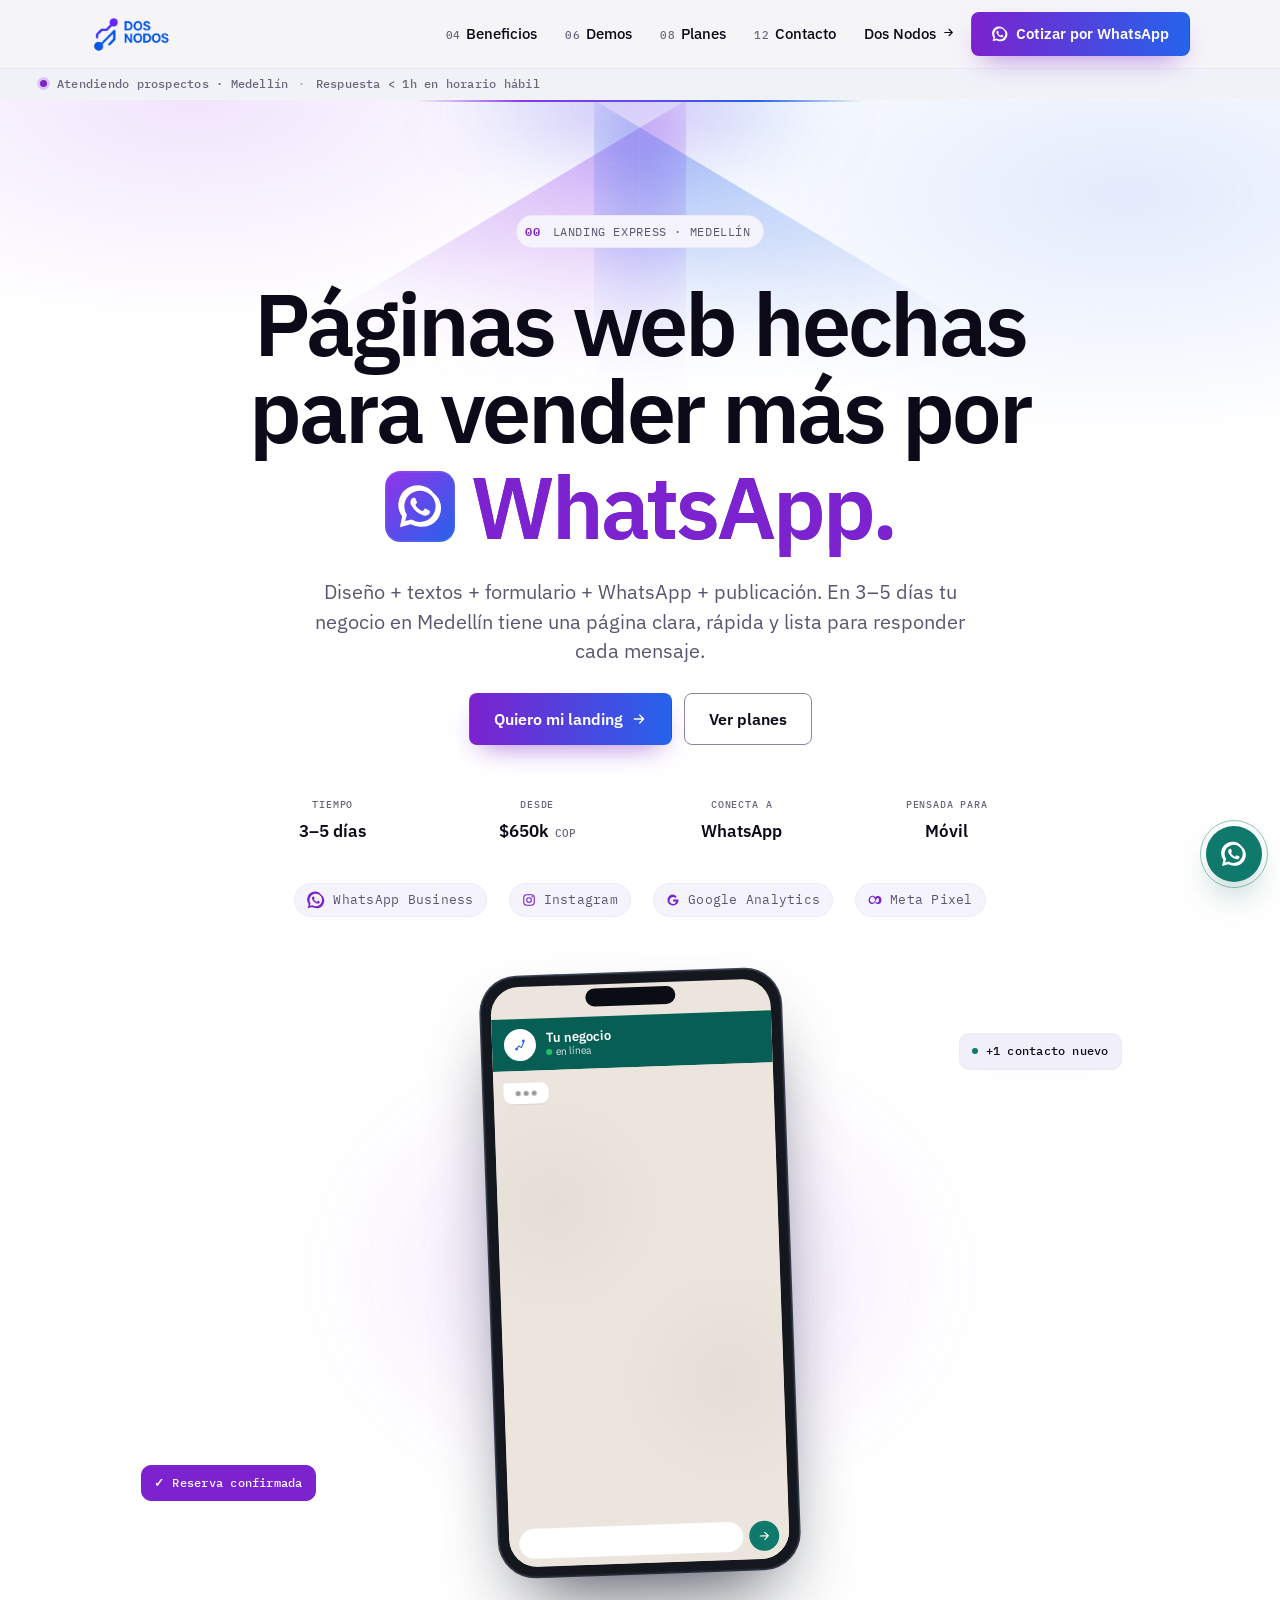
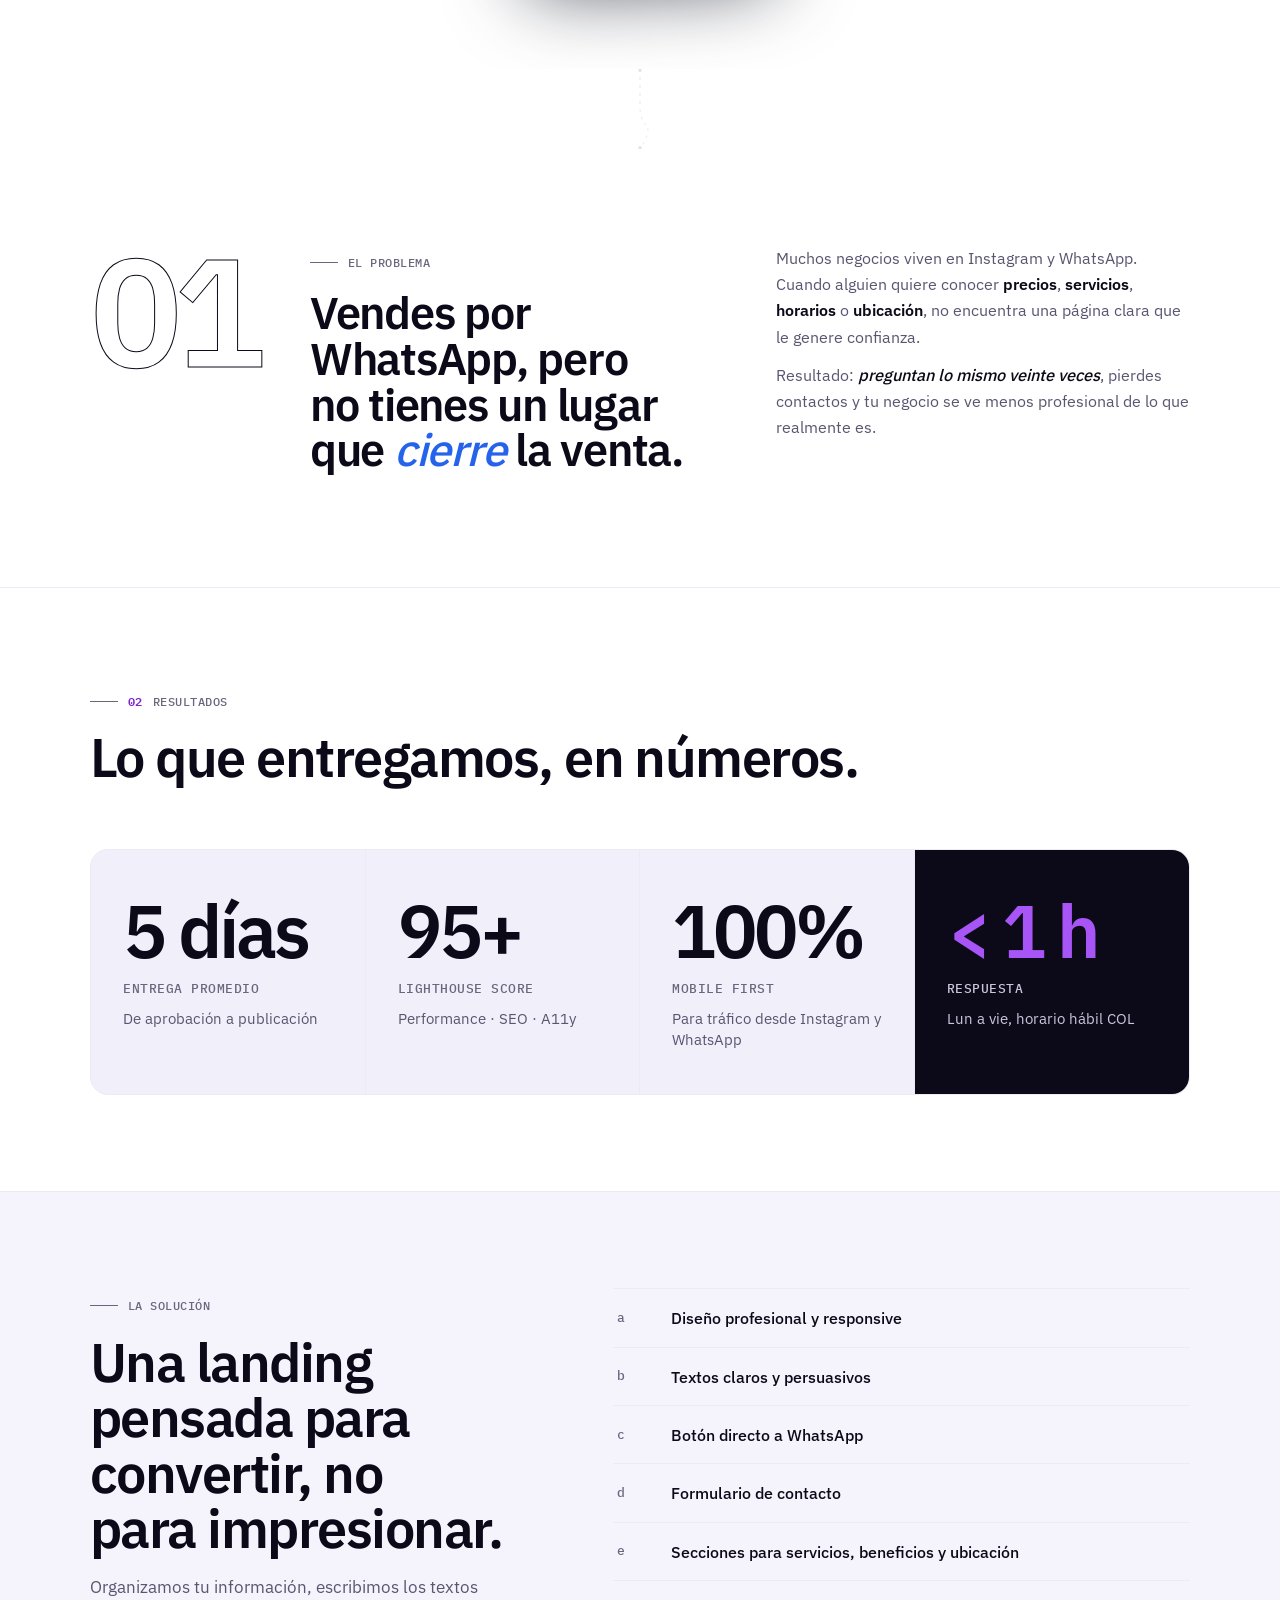
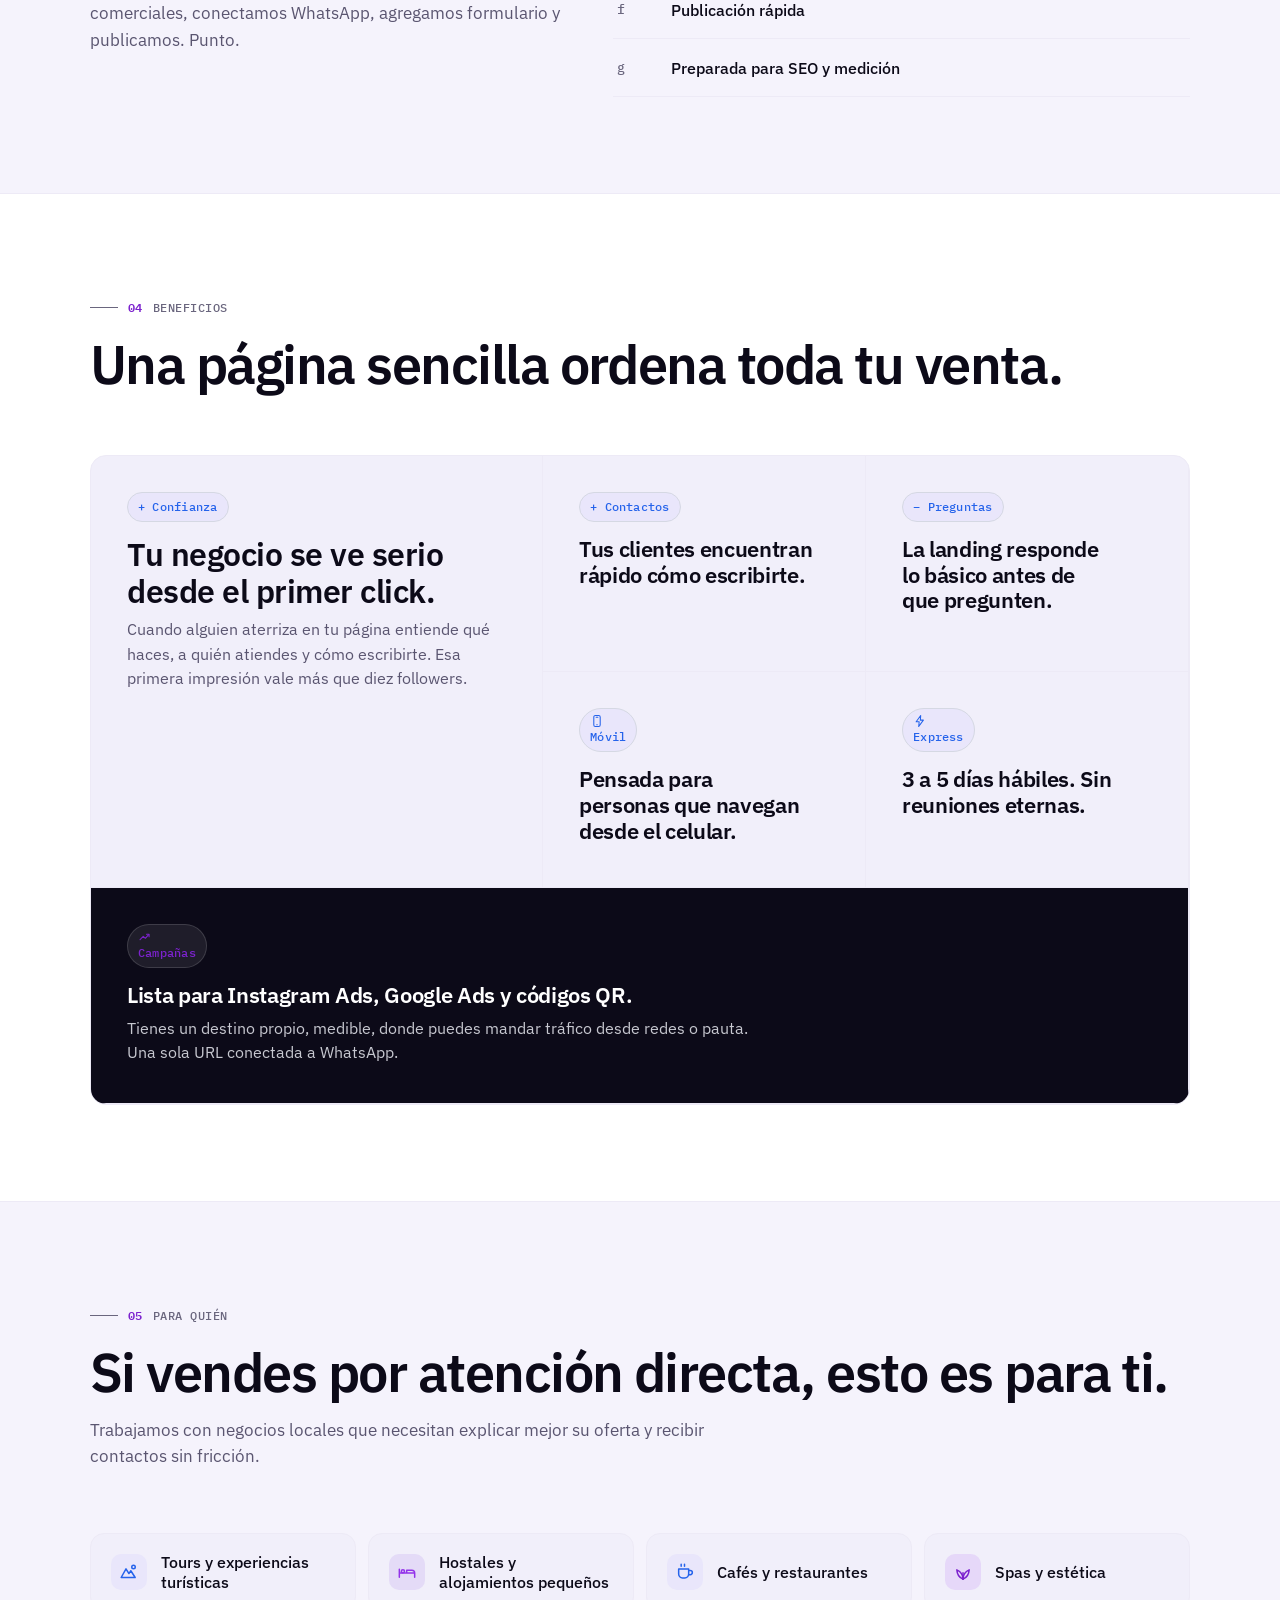
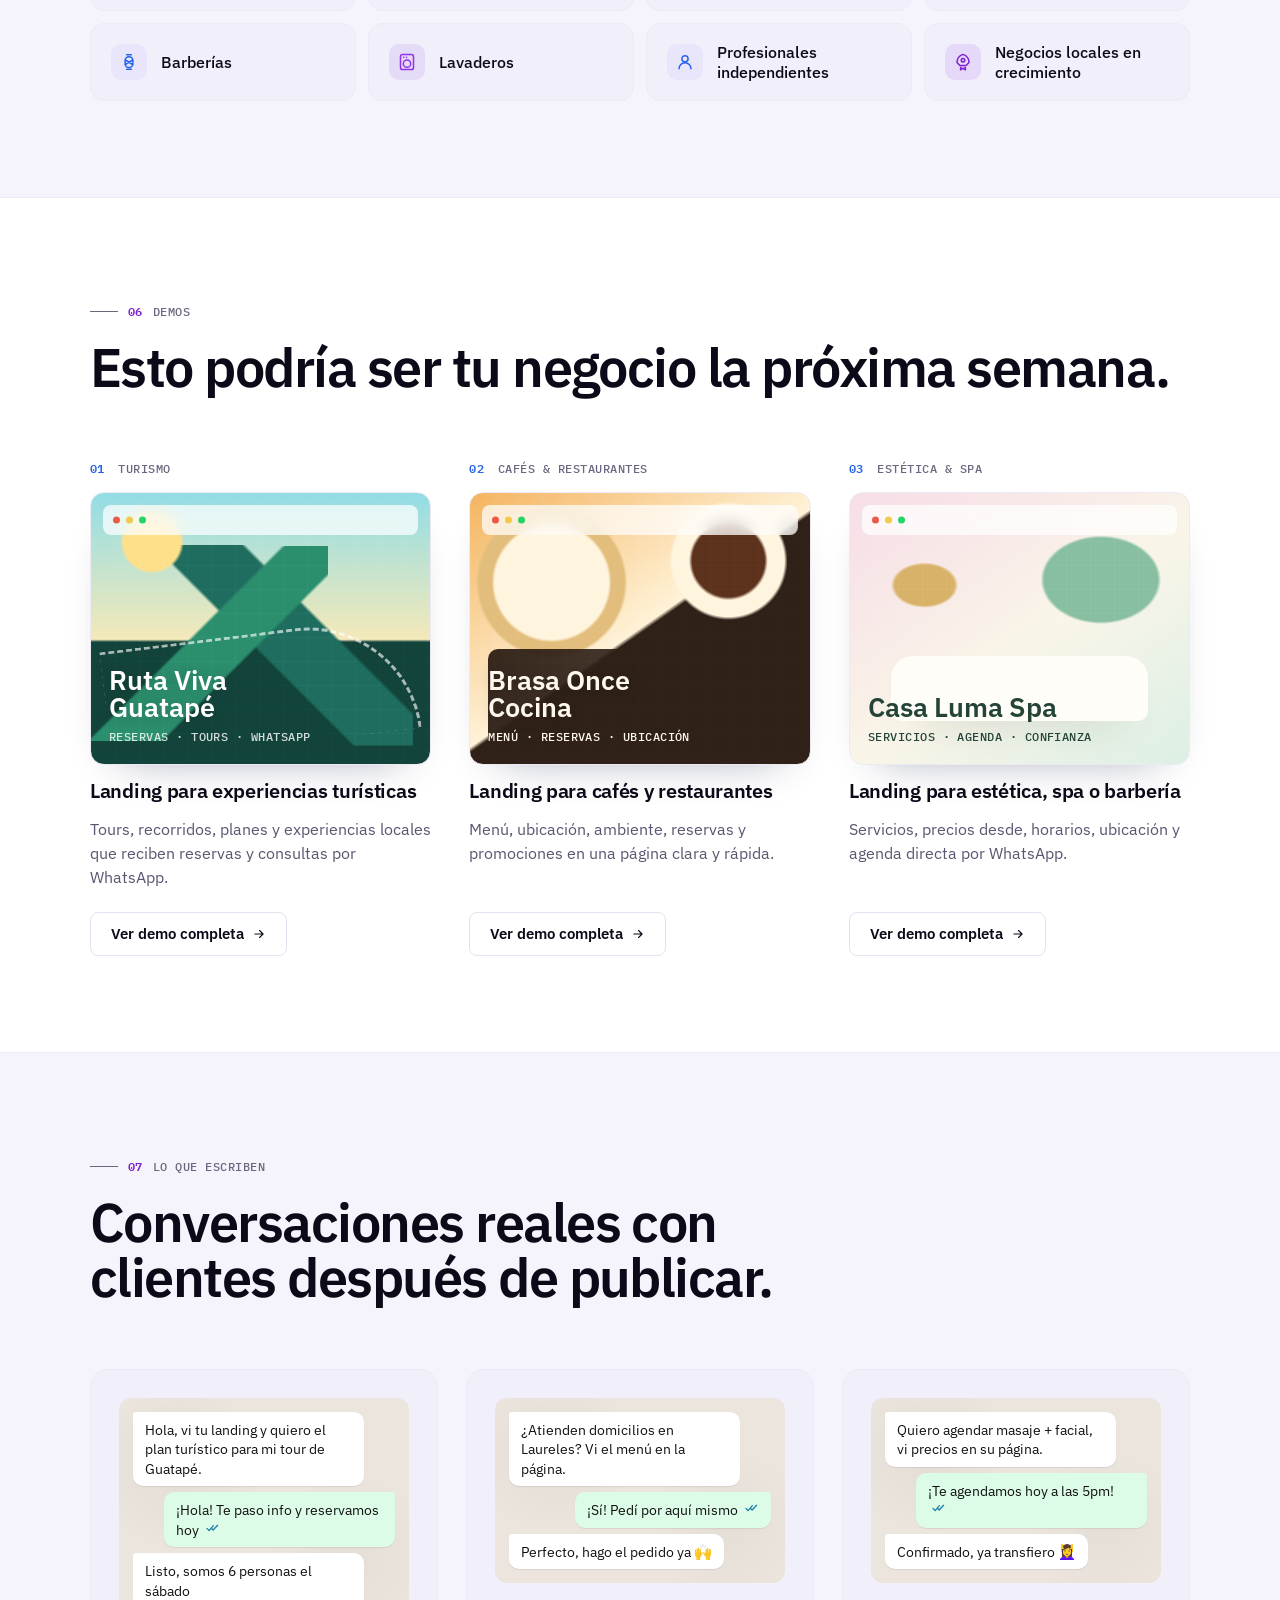
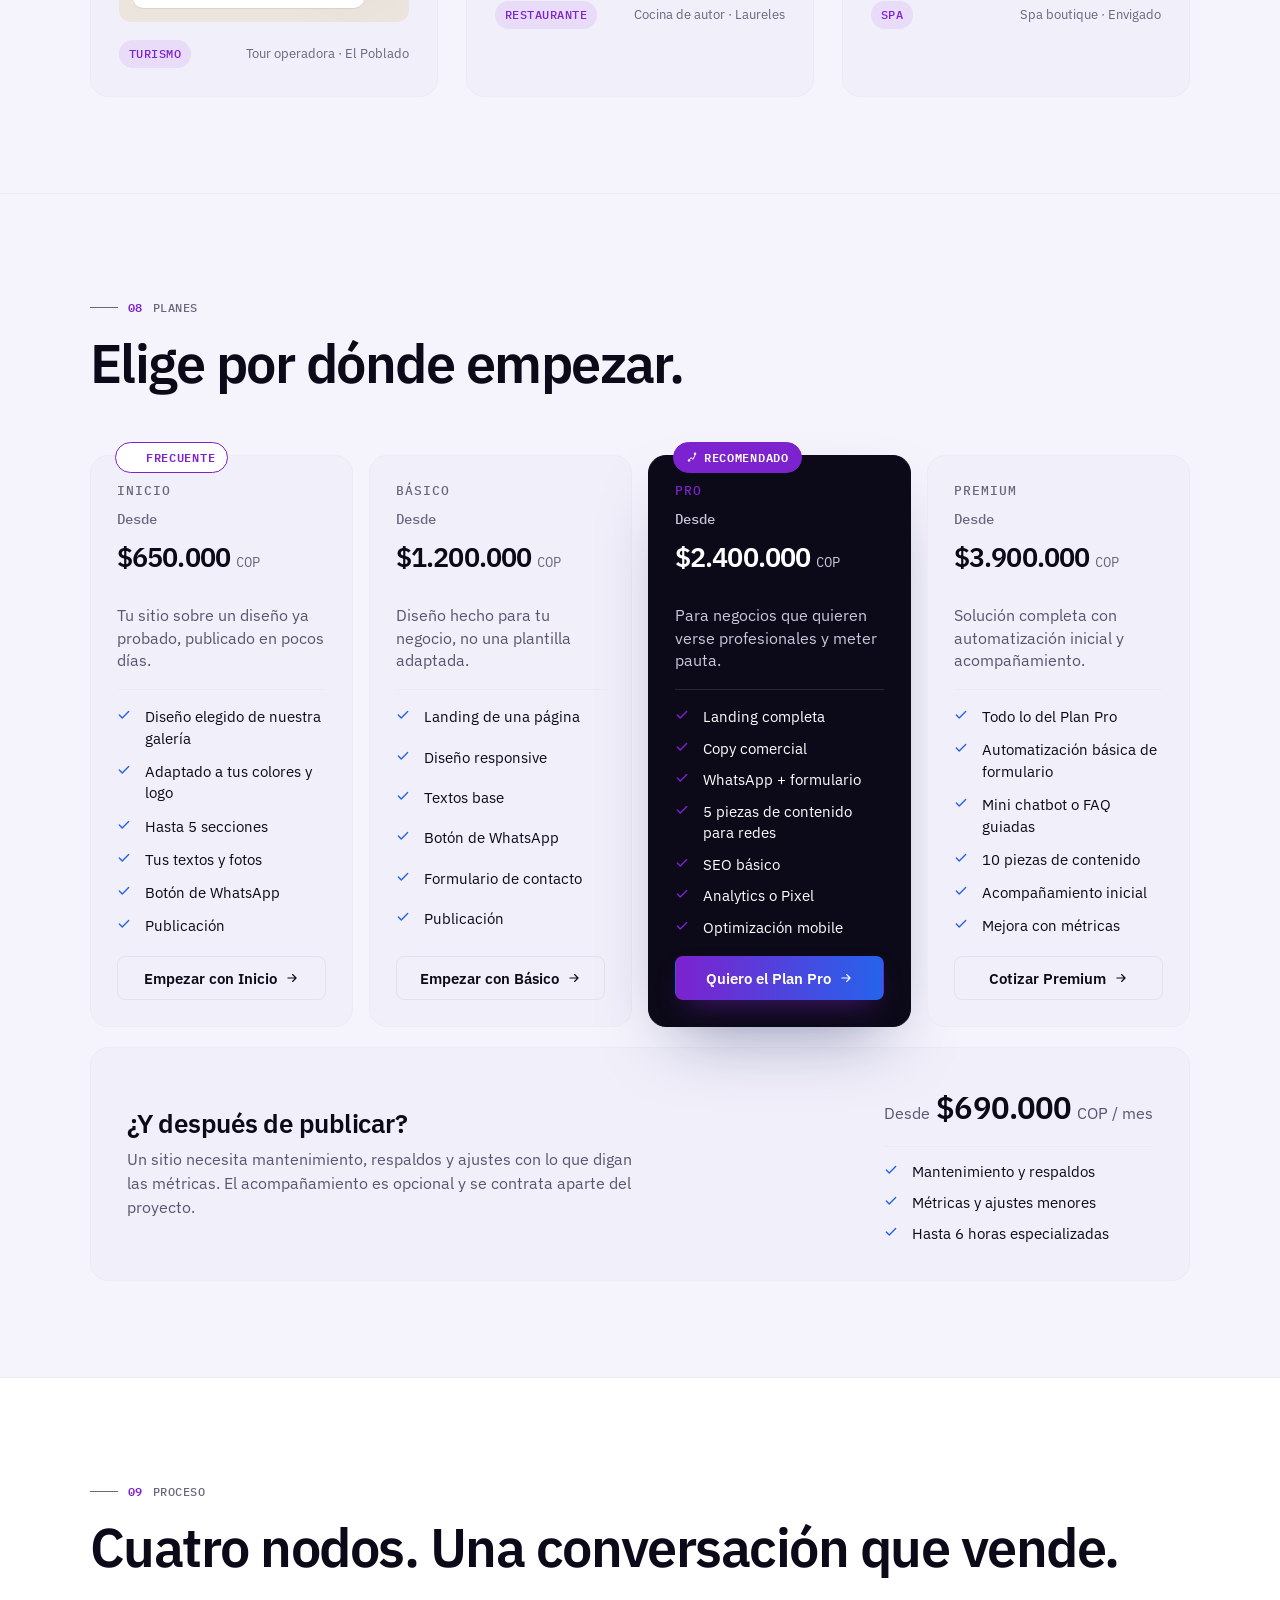
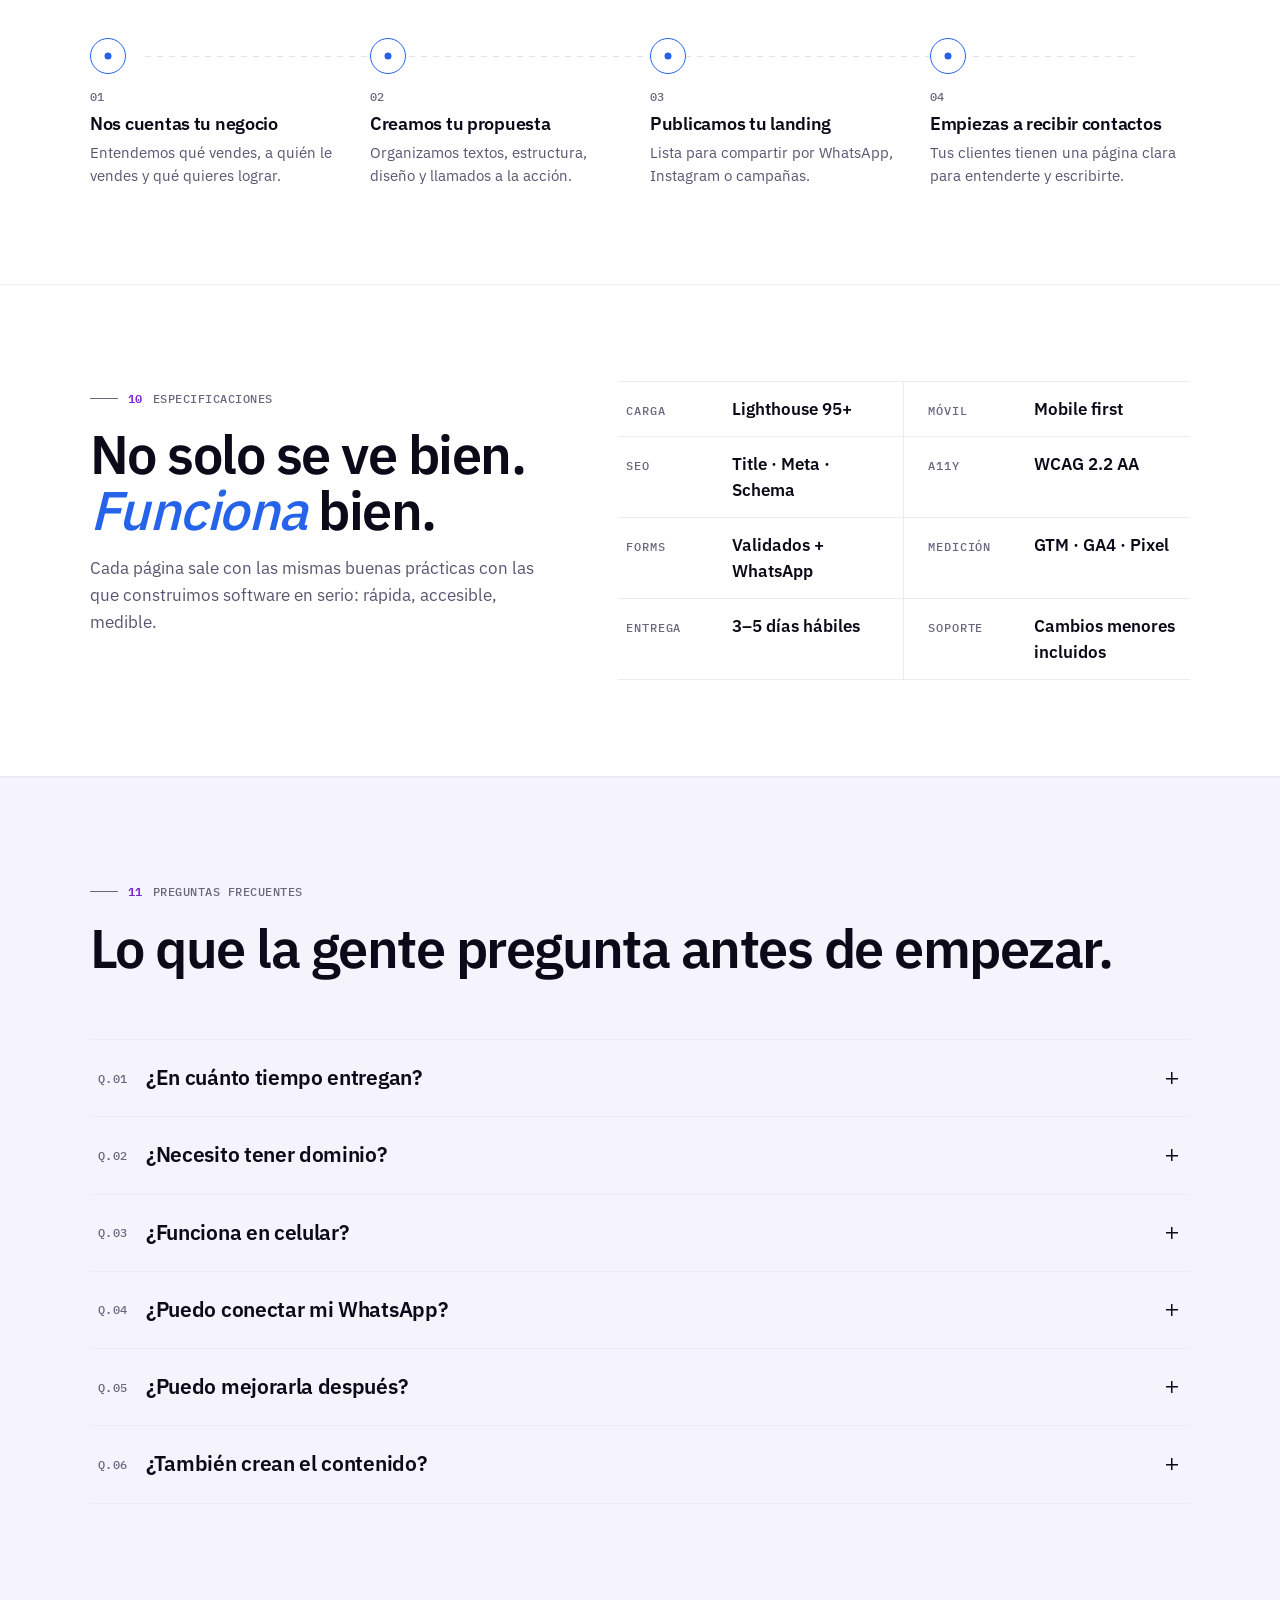
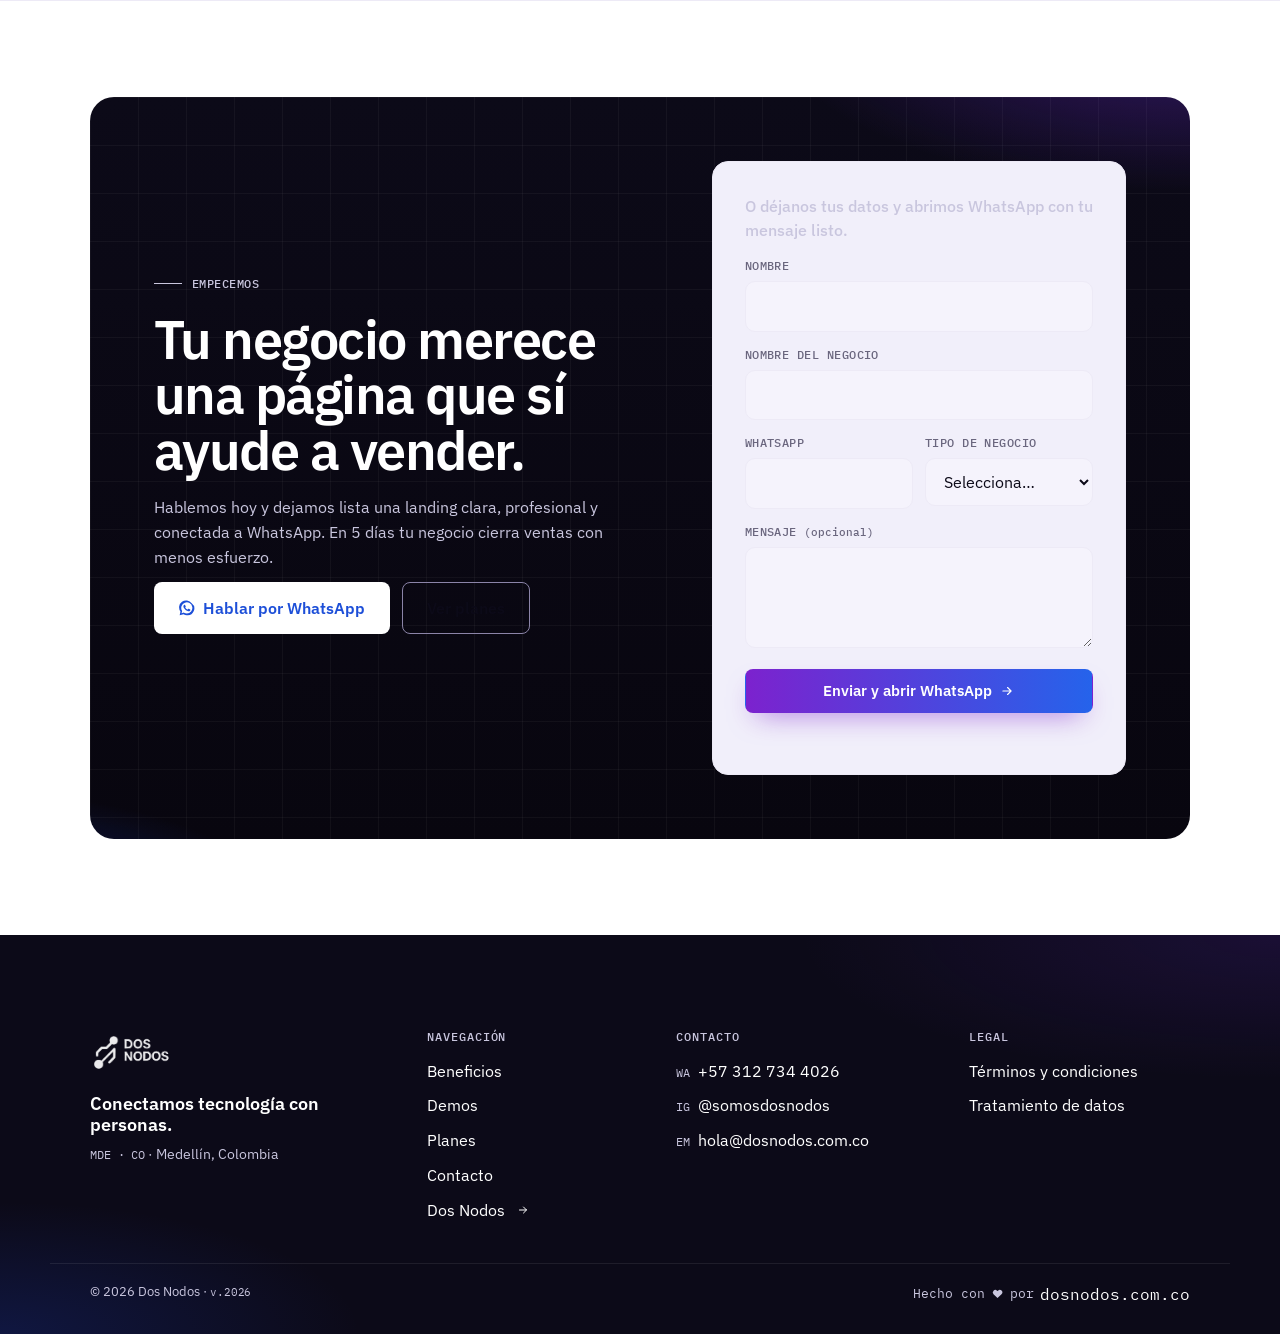
<file: index.html>
<!doctype html>
<html lang="es-CO">
<head>
  <!-- Google Tag Manager -->
  <script>(function(w,d,s,l,i){w[l]=w[l]||[];w[l].push({'gtm.start':
  new Date().getTime(),event:'gtm.js'});var f=d.getElementsByTagName(s)[0],
  j=d.createElement(s),dl=l!='dataLayer'?'&l='+l:'';j.async=true;j.src=
  'https://www.googletagmanager.com/gtm.js?id='+i+dl;f.parentNode.insertBefore(j,f);
  })(window,document,'script','dataLayer','GTM-KWSSCHFM');</script>
  <!-- End Google Tag Manager -->
  <meta charset="utf-8">
  <meta name="viewport" content="width=device-width, initial-scale=1, viewport-fit=cover">
  <meta name="theme-color" content="#1B3FCC">

  <title>Dos Nodos · Páginas web para vender por WhatsApp en Medellín</title>
  <meta name="description" content="Creamos landings rápidas, claras y listas para vender por WhatsApp. Para cafés, tours, hostales, spas, barberías y negocios locales de Medellín.">
  <link rel="canonical" href="https://ventas.dosnodos.com.co/">
  <meta name="robots" content="index,follow,max-image-preview:large">
  <meta name="author" content="Dos Nodos">
  <meta name="geo.region" content="CO-ANT">
  <meta name="geo.placename" content="Medellín">

  <meta property="og:type" content="website">
  <meta property="og:site_name" content="Dos Nodos">
  <meta property="og:title" content="Dos Nodos · Páginas web para vender por WhatsApp en Medellín">
  <meta property="og:description" content="Páginas rápidas, claras y listas para vender por WhatsApp. Diseño, textos y publicación.">
  <meta property="og:url" content="https://ventas.dosnodos.com.co/">
  <meta property="og:locale" content="es_CO">
  <meta property="og:image" content="https://ventas.dosnodos.com.co/assets/img/og-ventas-dosnodos.png">
  <meta property="og:image:type" content="image/png">
  <meta property="og:image:width" content="1200">
  <meta property="og:image:height" content="630">
  <meta property="og:image:alt" content="Dos Nodos — Landing pages conectadas a WhatsApp para negocios locales en Medellín">

  <meta name="twitter:card" content="summary_large_image">
  <meta name="twitter:title" content="Dos Nodos · Páginas web para vender por WhatsApp">
  <meta name="twitter:description" content="Landings conectadas a WhatsApp. Diseño, textos, formulario y publicación.">
  <meta name="twitter:image" content="https://ventas.dosnodos.com.co/assets/img/og-ventas-dosnodos.png">

  <link rel="icon" href="/assets/img/favicon.ico" sizes="any">
  <link rel="icon" href="/assets/img/favicon.svg" type="image/svg+xml">
  <link rel="apple-touch-icon" href="/assets/img/apple-touch-icon.png">
  <link rel="preload" as="image" href="/assets/img/logo-dosnodos-400.png" fetchpriority="high">
  <link rel="preload" as="style" href="/assets/css/styles.css?v=23">
  <link rel="stylesheet" href="/assets/css/styles.css?v=23">

  <script type="application/ld+json">
  {
    "@context": "https://schema.org",
    "@type": "ProfessionalService",
    "name": "Dos Nodos",
    "url": "https://ventas.dosnodos.com.co/",
    "logo": "https://ventas.dosnodos.com.co/assets/img/logo-dosnodos.png",
    "image": "https://ventas.dosnodos.com.co/assets/img/og-ventas-dosnodos.png",
    "telephone": "+57 312 734 4026",
    "priceRange": "$$",
    "areaServed": "Medellín, Colombia",
    "description": "Páginas web profesionales conectadas a WhatsApp para negocios locales.",
    "serviceType": "Diseño de landing pages y automatización básica de contacto",
    "address": {
      "@type": "PostalAddress",
      "addressLocality": "Medellín",
      "addressRegion": "Antioquia",
      "addressCountry": "CO"
    },
    "sameAs": ["https://dosnodos.com.co/", "https://www.instagram.com/somosdosnodos", "https://wa.me/573127344026"]
  }
  </script>

  <script type="application/ld+json">
  {
    "@context": "https://schema.org",
    "@type": "FAQPage",
    "mainEntity": [
      { "@type": "Question", "name": "¿En cuánto tiempo entregan?", "acceptedAnswer": { "@type": "Answer", "text": "Entre 3 y 5 días hábiles, según el alcance y la información disponible." } },
      { "@type": "Question", "name": "¿Necesito tener dominio?", "acceptedAnswer": { "@type": "Answer", "text": "No necesariamente. Podemos orientarte para usar uno propio o publicar una primera versión rápida." } },
      { "@type": "Question", "name": "¿Funciona en celular?", "acceptedAnswer": { "@type": "Answer", "text": "Sí. La landing se diseña primero pensando en usuarios móviles." } },
      { "@type": "Question", "name": "¿Puedo conectar mi WhatsApp?", "acceptedAnswer": { "@type": "Answer", "text": "Sí. El botón principal llevará al cliente directamente a tu WhatsApp con un mensaje predefinido." } },
      { "@type": "Question", "name": "¿Puedo mejorarla después?", "acceptedAnswer": { "@type": "Answer", "text": "Sí. Puedes empezar con una versión básica y luego agregar campañas, automatizaciones, chatbot o nuevas secciones." } },
      { "@type": "Question", "name": "¿También crean el contenido?", "acceptedAnswer": { "@type": "Answer", "text": "Sí. En los planes Pro y Premium incluimos piezas iniciales para redes." } }
    ]
  }
  </script>
</head>
<body>
  <!-- Google Tag Manager (noscript) -->
  <noscript><iframe src="https://www.googletagmanager.com/ns.html?id=GTM-KWSSCHFM"
  height="0" width="0" style="display:none;visibility:hidden"></iframe></noscript>
  <!-- End Google Tag Manager (noscript) -->

  <a class="skip-link" href="#contenido">Saltar al contenido</a>

  <div class="scroll-progress" aria-hidden="true"><span></span></div>

  <!-- SVG symbols -->
  <svg width="0" height="0" style="position:absolute" aria-hidden="true" focusable="false">
    <defs>
      <symbol id="ico-nodes" viewBox="0 0 64 64">
        <g fill="none" stroke="currentColor" stroke-width="5" stroke-linecap="round" stroke-linejoin="round">
          <path d="M16 50 L26 36 L38 44 L48 22 L48 14"/>
        </g>
        <circle cx="16" cy="50" r="6.5" fill="currentColor"/>
        <circle cx="48" cy="14" r="6.5" fill="currentColor"/>
      </symbol>
      <symbol id="ico-arrow" viewBox="0 0 24 24">
        <path fill="none" stroke="currentColor" stroke-width="2" stroke-linecap="round" stroke-linejoin="round" d="M5 12h14M13 6l6 6-6 6"/>
      </symbol>
      <symbol id="ico-check" viewBox="0 0 24 24">
        <path fill="none" stroke="currentColor" stroke-width="2.4" stroke-linecap="round" stroke-linejoin="round" d="M4 12l5 5L20 6"/>
      </symbol>
      <symbol id="ico-wa" viewBox="0 0 24 24">
        <path fill="currentColor" d="M19.05 4.91A10 10 0 0 0 2.2 17.34L1 23l5.79-1.52a10 10 0 0 0 4.99 1.27h.01A10 10 0 0 0 19.05 4.91Zm-7.27 15.3a8.31 8.31 0 0 1-4.23-1.16l-.3-.18-3.43.9.92-3.35-.2-.31a8.32 8.32 0 1 1 7.24 4.1Zm4.6-6.23c-.25-.13-1.48-.73-1.71-.82-.23-.08-.4-.13-.57.13-.16.25-.65.82-.8.99-.15.16-.3.18-.55.06-.25-.13-1.06-.39-2.02-1.24a7.55 7.55 0 0 1-1.4-1.73c-.14-.25-.02-.39.11-.51.11-.11.25-.3.38-.45.13-.15.16-.25.25-.41.08-.16.04-.31-.02-.43-.06-.13-.57-1.37-.78-1.88-.2-.49-.41-.42-.57-.43h-.49a.94.94 0 0 0-.68.31c-.23.25-.89.87-.89 2.12 0 1.25.92 2.46 1.05 2.62.13.16 1.81 2.76 4.38 3.87.61.27 1.09.43 1.46.55.61.2 1.17.17 1.62.1.49-.07 1.48-.6 1.69-1.18.21-.59.21-1.09.15-1.19-.06-.1-.23-.16-.48-.28Z"/>
      </symbol>
      <symbol id="ico-ig" viewBox="0 0 24 24">
        <rect x="3" y="3" width="18" height="18" rx="5" ry="5" fill="none" stroke="currentColor" stroke-width="1.8"/>
        <circle cx="12" cy="12" r="4" fill="none" stroke="currentColor" stroke-width="1.8"/>
        <circle cx="17.5" cy="6.5" r="1.3" fill="currentColor"/>
      </symbol>
      <symbol id="ico-google" viewBox="0 0 24 24">
        <path fill="currentColor" d="M12 11v3.5h5.06c-.21 1.4-.83 2.58-1.78 3.36-.79.65-1.93 1.14-3.28 1.14a5.96 5.96 0 1 1 3.78-10.55l2.43-2.43A9.46 9.46 0 0 0 12 2.5a9.5 9.5 0 1 0 9.27 11.6c.1-.55.16-1.12.16-1.7 0-.57-.06-1.12-.16-1.4H12Z"/>
      </symbol>
      <symbol id="ico-meta" viewBox="0 0 24 24">
        <path fill="currentColor" d="M3.4 12.2c0-3.1 1.5-5.7 4-5.7 1.6 0 2.7 1 4.3 3.6.4.6.7 1.2 1 1.7-.3.5-.6 1-.9 1.5-1.4 2.2-2.4 3.4-4 3.4-2.5 0-4.4-2.5-4.4-4.5Zm15.4-.2c0 2.5-1.4 4.7-3.4 4.7-1.3 0-2.1-.7-3.1-2 .9-1.5 1.5-2.7 2.3-4.1.7-1.2 1.3-2.1 2-2.1 1.4 0 2.2 1.4 2.2 3.5Zm-2.2-7c-1.8 0-3.1 1-4.2 2.5-1.7-2.5-3-2.7-4.7-2.7C4 4.8 1 8 1 12.4 1 16.3 3.4 19 6.7 19c2.2 0 3.6-1 5.3-3.5.4.6.7 1.1 1 1.5 1.4 1.5 2.6 2 4.3 2C20.9 19 23 16.4 23 12c0-4-2-7-6.4-7Z"/>
      </symbol>
      <!-- Iconografía propia. Reemplaza los emojis: cada sistema operativo los
           dibuja distinto y ninguno respetaba la línea gráfica de la marca.
           Todos comparten viewBox 24, trazo 1.8 y currentColor. -->
      <symbol id="ico-mobile" viewBox="0 0 24 24">
        <rect x="6.5" y="2.5" width="11" height="19" rx="2.6" fill="none" stroke="currentColor" stroke-width="1.8"/>
        <path d="M10.5 5.4h3" fill="none" stroke="currentColor" stroke-width="1.8" stroke-linecap="round"/>
        <circle cx="12" cy="18.4" r="1.05" fill="currentColor"/>
      </symbol>
      <symbol id="ico-bolt" viewBox="0 0 24 24">
        <path d="M13.2 2.5 5.4 13.4h5.2l-.8 8.1 8-11h-5.2l.6-8Z" fill="none" stroke="currentColor" stroke-width="1.8" stroke-linejoin="round"/>
      </symbol>
      <symbol id="ico-trend" viewBox="0 0 24 24">
        <path d="M3.5 16.5 9 10.8l3.6 3.4 5.6-6.4" fill="none" stroke="currentColor" stroke-width="1.8" stroke-linecap="round" stroke-linejoin="round"/>
        <path d="M14.6 7.2h4.4v4.4" fill="none" stroke="currentColor" stroke-width="1.8" stroke-linecap="round" stroke-linejoin="round"/>
      </symbol>
      <symbol id="ico-mountain" viewBox="0 0 24 24">
        <path d="M2.6 18.6 8.4 8.2l3.5 5.7 2.3-3.4 5.2 8.1Z" fill="none" stroke="currentColor" stroke-width="1.8" stroke-linejoin="round"/>
        <circle cx="17.4" cy="5.9" r="2.1" fill="none" stroke="currentColor" stroke-width="1.8"/>
      </symbol>
      <symbol id="ico-bed" viewBox="0 0 24 24">
        <path d="M2.8 18.4v-9.6M2.8 13.2h18.4v5.2M21.2 13.2a3.4 3.4 0 0 0-3.4-3.4h-6.2v3.4" fill="none" stroke="currentColor" stroke-width="1.8" stroke-linecap="round" stroke-linejoin="round"/>
        <circle cx="7.1" cy="11.1" r="1.9" fill="none" stroke="currentColor" stroke-width="1.8"/>
      </symbol>
      <symbol id="ico-cup" viewBox="0 0 24 24">
        <path d="M4.4 8.4h12v6.1a4.6 4.6 0 0 1-4.6 4.6H9a4.6 4.6 0 0 1-4.6-4.6Z" fill="none" stroke="currentColor" stroke-width="1.8" stroke-linejoin="round"/>
        <path d="M16.4 10.2h1.9a2.5 2.5 0 0 1 0 5h-1.9M7.4 2.8v2.4M11.4 2.8v2.4" fill="none" stroke="currentColor" stroke-width="1.8" stroke-linecap="round"/>
      </symbol>
      <symbol id="ico-spa" viewBox="0 0 24 24">
        <path d="M12 20.6c0-5 2.9-9.2 7.4-11.2-.4 5.6-3.4 9.6-7.4 11.2Z" fill="none" stroke="currentColor" stroke-width="1.8" stroke-linejoin="round"/>
        <path d="M12 20.6C12 15.6 9.1 11.4 4.6 9.4c.4 5.6 3.4 9.6 7.4 11.2Z" fill="none" stroke="currentColor" stroke-width="1.8" stroke-linejoin="round"/>
        <path d="M12 20.6V13" fill="none" stroke="currentColor" stroke-width="1.8" stroke-linecap="round"/>
      </symbol>
      <symbol id="ico-barber" viewBox="0 0 24 24">
        <rect x="7.4" y="5.6" width="9.2" height="13" rx="4.6" fill="none" stroke="currentColor" stroke-width="1.8"/>
        <path d="M7.6 9.6 16.4 15M7.6 15l8.8-5.4M9.2 3.2h5.6M9.2 20.8h5.6" fill="none" stroke="currentColor" stroke-width="1.8" stroke-linecap="round"/>
      </symbol>
      <symbol id="ico-wash" viewBox="0 0 24 24">
        <rect x="4.2" y="2.9" width="15.6" height="18.2" rx="2.6" fill="none" stroke="currentColor" stroke-width="1.8"/>
        <circle cx="12" cy="14" r="4.4" fill="none" stroke="currentColor" stroke-width="1.8"/>
        <circle cx="8" cy="6.4" r="1" fill="currentColor"/>
        <circle cx="11.4" cy="6.4" r="1" fill="currentColor"/>
      </symbol>
      <symbol id="ico-person" viewBox="0 0 24 24">
        <circle cx="12" cy="8.2" r="3.7" fill="none" stroke="currentColor" stroke-width="1.8"/>
        <path d="M4.8 20.2a7.2 7.2 0 0 1 14.4 0" fill="none" stroke="currentColor" stroke-width="1.8" stroke-linecap="round"/>
      </symbol>
      <symbol id="ico-rocket" viewBox="0 0 24 24">
        <path d="M13.6 3.4c3.4 1.7 5.6 5.3 5.6 9.3l-3.4 3.4H8.2l-3.4-3.4c0-4 2.2-7.6 5.6-9.3a3.4 3.4 0 0 1 3.2 0Z" fill="none" stroke="currentColor" stroke-width="1.8" stroke-linejoin="round"/>
        <circle cx="12" cy="10" r="2.1" fill="none" stroke="currentColor" stroke-width="1.8"/>
        <path d="M9.6 18.2c-.6 1.3-.6 2.5-.5 3.2 1-.3 2-.9 2.9-1.9M14.4 18.2c.6 1.3.6 2.5.5 3.2-1-.3-2-.9-2.9-1.9" fill="none" stroke="currentColor" stroke-width="1.8" stroke-linecap="round" stroke-linejoin="round"/>
      </symbol>
      <symbol id="ico-heart" viewBox="0 0 24 24">
        <path d="M12 20.4 4.6 13.2a4.6 4.6 0 0 1 6.5-6.5l.9.9.9-.9a4.6 4.6 0 1 1 6.5 6.5Z" fill="currentColor"/>
      </symbol>
      <symbol id="ico-arrow-left" viewBox="0 0 24 24">
        <path fill="none" stroke="currentColor" stroke-width="2" stroke-linecap="round" stroke-linejoin="round" d="M19 12H5M11 6l-6 6 6 6"/>
      </symbol>
      <symbol id="ico-play" viewBox="0 0 24 24">
        <circle cx="12" cy="12" r="9.2" fill="none" stroke="currentColor" stroke-width="1.8"/>
        <path d="M10 8.6 15.4 12 10 15.4Z" fill="currentColor"/>
      </symbol>
      <symbol id="ico-ticks" viewBox="0 0 24 16"><path fill="none" stroke="currentColor" stroke-width="2.2" stroke-linecap="round" stroke-linejoin="round" d="M1.6 8.6 5.4 12.4 12.6 4M9.6 8.9l2.6 2.6L19.9 3.4"/></symbol>
    </defs>
  </svg>

  <header class="site-header" role="banner">
    <div class="header-inner">
      <a href="#top" class="brand" aria-label="Dos Nodos, inicio">
        <img src="/assets/img/logo-dosnodos-400.png" alt="Dos Nodos" width="170" height="86" class="brand-logo" decoding="async">
      </a>

      <nav class="site-nav" aria-label="Navegación principal">
        <button class="nav-toggle" type="button" aria-expanded="false" aria-controls="menu-principal">
          <span class="sr-only">Abrir menú</span>
          <span class="nav-toggle-bar" aria-hidden="true"></span>
          <span class="nav-toggle-bar" aria-hidden="true"></span>
          <span class="nav-toggle-bar" aria-hidden="true"></span>
        </button>
        <ul id="menu-principal" class="nav-list">
          <li><a href="#beneficios"><span class="nav-idx">04</span> Beneficios</a></li>
          <li><a href="#demos"><span class="nav-idx">06</span> Demos</a></li>
          <li><a href="#planes"><span class="nav-idx">08</span> Planes</a></li>
          <li><a href="#contacto"><span class="nav-idx">12</span> Contacto</a></li>
          <li><a href="https://dosnodos.com.co" class="nav-out">Dos Nodos <svg class="ico" aria-hidden="true" focusable="false"><use href="#ico-arrow"/></svg></a></li>
        </ul>
      </nav>

      <a
        href="#"
        class="btn btn-primary btn-header"
        data-wa="general"
        data-event="clic_whatsapp_header"
        data-section="header"
        rel="noopener">
        <svg class="btn-leading-icon" width="16" height="16" aria-hidden="true"><use href="#ico-wa"/></svg>
        Cotizar por WhatsApp
      </a>
    </div>
    <div class="header-status" aria-hidden="true">
      <span class="status-dot"></span>
      <span>Atendiendo prospectos · Medellín</span>
      <span class="status-sep">·</span>
      <span>Respuesta &lt; 1h en horario hábil</span>
    </div>
  </header>

  <main id="contenido">

    <!-- ============ 00 — HERO (drenched) ============ -->
    <section class="hero" id="top" aria-labelledby="hero-title">
      <!-- Efecto "lamp": dos conos cónicos y una línea que hacen que la luz
           parezca nacer del borde superior. Es puramente decorativo, así que
           va oculto para lectores de pantalla. -->
      <div class="lamp" aria-hidden="true">
        <div class="lamp-cone lamp-cone-left"></div>
        <div class="lamp-cone lamp-cone-right"></div>
        <div class="lamp-line"></div>
        <div class="lamp-glow"></div>
      </div>
      <div class="hero-grid hero-grid-centered">
        <div class="hero-copy hero-copy-centered">
          <div class="hero-meta">
            <span class="meta-idx">00</span>
            <span class="meta-label">Landing express · Medellín</span>
          </div>
          <h1 id="hero-title" class="hero-title">
            <span class="hero-line" data-i="0">Páginas web hechas</span>
            <span class="hero-line" data-i="1">para vender más por</span>
            <span class="hero-line line-accent" data-i="2">
              <span class="hero-wa-mark" aria-hidden="true"><svg viewBox="0 0 24 24" focusable="false"><use href="#ico-wa"/></svg></span>
              <span class="grad-text">WhatsApp.</span>
            </span>
          </h1>
          <p class="hero-sub">
            Diseño + textos + formulario + WhatsApp + publicación.
            En 3–5 días tu negocio en Medellín tiene una página clara,
            rápida y lista para responder cada mensaje.
          </p>

          <div class="hero-actions">
            <a href="#contacto" class="btn btn-primary btn-lg"
               data-wa="general"
               data-event="clic_whatsapp_hero"
               data-section="hero">
              Quiero mi landing
              <svg class="btn-trailing-icon" width="16" height="16" aria-hidden="true"><use href="#ico-arrow"/></svg>
            </a>
            <a href="#planes" class="btn btn-ghost btn-lg"
               data-event="clic_ver_planes"
               data-section="hero">
              Ver planes
            </a>
          </div>

          <dl class="hero-specs" aria-label="Resumen del servicio">
            <div>
              <dt>Tiempo</dt>
              <dd>3–5 días</dd>
            </div>
            <div>
              <dt>Desde</dt>
              <dd>$650k <span>COP</span></dd>
            </div>
            <div>
              <dt>Conecta a</dt>
              <dd>WhatsApp</dd>
            </div>
            <div>
              <dt>Pensada para</dt>
              <dd>Móvil</dd>
            </div>
          </dl>

          <ul class="hero-trust" aria-label="Integraciones compatibles">
            <li><svg width="18" height="18" aria-hidden="true"><use href="#ico-wa"/></svg> WhatsApp Business</li>
            <li><svg width="14" height="14" aria-hidden="true"><use href="#ico-ig"/></svg> Instagram</li>
            <li><svg width="14" height="14" aria-hidden="true"><use href="#ico-google"/></svg> Google Analytics</li>
            <li><svg width="14" height="14" aria-hidden="true"><use href="#ico-meta"/></svg> Meta Pixel</li>
          </ul>
        </div>

        <div class="hero-visual" aria-hidden="true">
          <div class="hero-grid-bg"></div>
          <div class="phone">
            <div class="phone-notch"></div>
            <div class="phone-screen">
              <div class="wa-header">
                <span class="wa-avatar"><svg width="14" height="14"><use href="#ico-nodes"/></svg></span>
                <span class="wa-info">
                  <strong>Tu negocio</strong>
                  <small><i class="wa-online"></i> en línea</small>
                </span>
              </div>
              <div class="wa-thread" id="wa-thread"></div>
              <div class="wa-input">
                <span class="wa-field"></span>
                <span class="wa-send"><svg width="14" height="14"><use href="#ico-arrow"/></svg></span>
              </div>
            </div>
          </div>

          <span class="hero-tag tag-paper">+1 contacto nuevo</span>
          <span class="hero-tag tag-cobalt">Reserva confirmada</span>
        </div>
      </div>
    </section>

    <!-- Connection line between sections (decorative but meaningful) -->
    <div class="connector" aria-hidden="true">
      <svg viewBox="0 0 100 80" preserveAspectRatio="none">
        <path d="M50 0 V 38 Q 50 50 60 56 T 50 80" fill="none" stroke="currentColor" stroke-width="1" stroke-dasharray="3 5"/>
        <circle cx="50" cy="0" r="3" fill="currentColor"/>
        <circle cx="50" cy="80" r="3" fill="currentColor"/>
      </svg>
    </div>

    <!-- ============ 01 — PROBLEMA ============ -->
    <section class="section section-problem" aria-labelledby="problem-title">
      <div class="container">
        <div class="prob-grid">
          <span class="big-num" aria-hidden="true">01</span>
          <div class="prob-copy">
            <span class="kicker">El problema</span>
            <h2 id="problem-title" class="display-h2">
              Vendes por WhatsApp,
              pero no tienes un lugar
              que <em>cierre</em> la venta.
            </h2>
          </div>
          <div class="prob-side">
            <p>Muchos negocios viven en Instagram y WhatsApp. Cuando alguien quiere conocer <strong>precios</strong>, <strong>servicios</strong>, <strong>horarios</strong> o <strong>ubicación</strong>, no encuentra una página clara que le genere confianza.</p>
            <p>Resultado: <em>preguntan lo mismo veinte veces</em>, pierdes contactos y tu negocio se ve menos profesional de lo que realmente es.</p>
          </div>
        </div>
      </div>
    </section>

    <!-- ============ 01b — RESULTADOS (social proof) ============ -->
    <section class="section section-results" aria-labelledby="results-title">
      <div class="container">
        <header class="section-head section-head-left">
          <span class="kicker"><span class="meta-idx">02</span> Resultados</span>
          <h2 id="results-title" class="display-h2">Lo que entregamos, en números.</h2>
        </header>

        <ul class="stat-grid" role="list">
          <li class="stat">
            <span class="stat-num" data-count-to="5" data-count-suffix=" días">0</span>
            <span class="stat-label">Entrega promedio</span>
            <span class="stat-foot">De aprobación a publicación</span>
          </li>
          <li class="stat">
            <span class="stat-num" data-count-to="95" data-count-suffix="+">0</span>
            <span class="stat-label">Lighthouse Score</span>
            <span class="stat-foot">Performance · SEO · A11y</span>
          </li>
          <li class="stat">
            <span class="stat-num" data-count-to="100" data-count-suffix="%">0</span>
            <span class="stat-label">Mobile first</span>
            <span class="stat-foot">Para tráfico desde Instagram y WhatsApp</span>
          </li>
          <li class="stat stat-accent">
            <span class="stat-num">&lt; 1 h</span>
            <span class="stat-label">Respuesta</span>
            <span class="stat-foot">Lun a vie, horario hábil COL</span>
          </li>
        </ul>
      </div>
    </section>

    <!-- ============ 02 — SOLUCIÓN ============ -->
    <section class="section section-solution" aria-labelledby="solution-title">
      <div class="container">
        <div class="sol-grid">
          <div class="sol-copy">
            <span class="kicker">La solución</span>
            <h2 id="solution-title" class="display-h2">Una landing pensada para convertir, no para impresionar.</h2>
            <p class="lead">Organizamos tu información, escribimos los textos comerciales, conectamos WhatsApp, agregamos formulario y publicamos. Punto.</p>
          </div>

          <ul class="sol-list">
            <li><span class="sol-num">a</span><span>Diseño profesional y responsive</span></li>
            <li><span class="sol-num">b</span><span>Textos claros y persuasivos</span></li>
            <li><span class="sol-num">c</span><span>Botón directo a WhatsApp</span></li>
            <li><span class="sol-num">d</span><span>Formulario de contacto</span></li>
            <li><span class="sol-num">e</span><span>Secciones para servicios, beneficios y ubicación</span></li>
            <li><span class="sol-num">f</span><span>Publicación rápida</span></li>
            <li><span class="sol-num">g</span><span>Preparada para SEO y medición</span></li>
          </ul>
        </div>
      </div>
    </section>

    <!-- ============ 03 — BENEFICIOS (asymmetric) ============ -->
    <section class="section section-benefits" id="beneficios" aria-labelledby="benefits-title">
      <div class="container">
        <header class="section-head section-head-left">
          <span class="kicker"><span class="meta-idx">04</span> Beneficios</span>
          <h2 id="benefits-title" class="display-h2">Una página sencilla ordena toda tu venta.</h2>
        </header>

        <div class="ben-grid">
          <article class="ben ben-lg">
            <header><span class="ben-tag">+ Confianza</span></header>
            <h3>Tu negocio se ve serio desde el primer click.</h3>
            <p>Cuando alguien aterriza en tu página entiende qué haces, a quién atiendes y cómo escribirte. Esa primera impresión vale más que diez followers.</p>
          </article>

          <article class="ben">
            <header><span class="ben-tag">+ Contactos</span></header>
            <h3>Tus clientes encuentran rápido cómo escribirte.</h3>
          </article>

          <article class="ben">
            <header><span class="ben-tag">− Preguntas</span></header>
            <h3>La landing responde lo básico antes de que pregunten.</h3>
          </article>

          <article class="ben">
            <header><span class="ben-tag"><svg class="ico" aria-hidden="true" focusable="false"><use href="#ico-mobile"/></svg> Móvil</span></header>
            <h3>Pensada para personas que navegan desde el celular.</h3>
          </article>

          <article class="ben">
            <header><span class="ben-tag"><svg class="ico" aria-hidden="true" focusable="false"><use href="#ico-bolt"/></svg> Express</span></header>
            <h3>3 a 5 días hábiles. Sin reuniones eternas.</h3>
          </article>

          <article class="ben ben-accent">
            <header><span class="ben-tag"><svg class="ico" aria-hidden="true" focusable="false"><use href="#ico-trend"/></svg> Campañas</span></header>
            <h3>Lista para Instagram Ads, Google Ads y códigos QR.</h3>
            <p>Tienes un destino propio, medible, donde puedes mandar tráfico desde redes o pauta. Una sola URL conectada a WhatsApp.</p>
          </article>
        </div>
      </div>
    </section>

    <!-- ============ 05 — NICHOS (static grid) ============ -->
    <section class="section section-niches" aria-labelledby="niches-title">
      <div class="container">
        <header class="section-head section-head-left">
          <span class="kicker"><span class="meta-idx">05</span> Para quién</span>
          <h2 id="niches-title" class="display-h2">Si vendes por atención directa, esto es para ti.</h2>
          <p class="section-lead">Trabajamos con negocios locales que necesitan explicar mejor su oferta y recibir contactos sin fricción.</p>
        </header>

        <ul class="niches" role="list">
          <li><span class="niches-icon" aria-hidden="true"><svg class="ico" aria-hidden="true" focusable="false"><use href="#ico-mountain"/></svg></span> Tours y experiencias turísticas</li>
          <li><span class="niches-icon" aria-hidden="true"><svg class="ico" aria-hidden="true" focusable="false"><use href="#ico-bed"/></svg></span> Hostales y alojamientos pequeños</li>
          <li><span class="niches-icon" aria-hidden="true"><svg class="ico" aria-hidden="true" focusable="false"><use href="#ico-cup"/></svg></span> Cafés y restaurantes</li>
          <li><span class="niches-icon" aria-hidden="true"><svg class="ico" aria-hidden="true" focusable="false"><use href="#ico-spa"/></svg></span> Spas y estética</li>
          <li><span class="niches-icon" aria-hidden="true"><svg class="ico" aria-hidden="true" focusable="false"><use href="#ico-barber"/></svg></span> Barberías</li>
          <li><span class="niches-icon" aria-hidden="true"><svg class="ico" aria-hidden="true" focusable="false"><use href="#ico-wash"/></svg></span> Lavaderos</li>
          <li><span class="niches-icon" aria-hidden="true"><svg class="ico" aria-hidden="true" focusable="false"><use href="#ico-person"/></svg></span> Profesionales independientes</li>
          <li><span class="niches-icon" aria-hidden="true"><svg class="ico" aria-hidden="true" focusable="false"><use href="#ico-rocket"/></svg></span> Negocios locales en crecimiento</li>
        </ul>
      </div>
    </section>

    <!-- ============ 05 — DEMOS ============ -->
    <section class="section section-demos" id="demos" aria-labelledby="demos-title">
      <div class="container">
        <header class="section-head section-head-left">
          <span class="kicker"><span class="meta-idx">06</span> Demos</span>
          <h2 id="demos-title" class="display-h2">Esto podría ser tu negocio la próxima semana.</h2>
        </header>

        <div class="demos">
          <article class="demo">
            <span class="demo-cat"><span class="cat-num">01</span> Turismo</span>
            <a class="demo-thumb demo-tour" href="/demos/turismo.html" aria-label="Ver demo completa para experiencias turísticas">
              <span class="demo-browser-bar" aria-hidden="true"></span>
              <span class="demo-preview-title">Ruta Viva Guatapé</span>
              <span class="demo-preview-meta">Reservas · tours · WhatsApp</span>
            </a>
            <h3>Landing para experiencias turísticas</h3>
            <p>Tours, recorridos, planes y experiencias locales que reciben reservas y consultas por WhatsApp.</p>
            <a href="/demos/turismo.html" class="btn btn-secondary"
               data-event="clic_ver_demo"
               data-section="demo_turismo">
              Ver demo completa <svg class="btn-trailing-icon" width="14" height="14" aria-hidden="true"><use href="#ico-arrow"/></svg>
            </a>
          </article>

          <article class="demo">
            <span class="demo-cat"><span class="cat-num">02</span> Cafés &amp; restaurantes</span>
            <a class="demo-thumb demo-cafe" href="/demos/cafes-restaurantes.html" aria-label="Ver demo completa para cafés y restaurantes">
              <span class="demo-browser-bar" aria-hidden="true"></span>
              <span class="demo-preview-title">Brasa Once Cocina</span>
              <span class="demo-preview-meta">Menú · reservas · ubicación</span>
            </a>
            <h3>Landing para cafés y restaurantes</h3>
            <p>Menú, ubicación, ambiente, reservas y promociones en una página clara y rápida.</p>
            <a href="/demos/cafes-restaurantes.html" class="btn btn-secondary"
               data-event="clic_ver_demo"
               data-section="demo_cafe">
              Ver demo completa <svg class="btn-trailing-icon" width="14" height="14" aria-hidden="true"><use href="#ico-arrow"/></svg>
            </a>
          </article>

          <article class="demo">
            <span class="demo-cat"><span class="cat-num">03</span> Estética &amp; spa</span>
            <a class="demo-thumb demo-spa" href="/demos/spa-estetica.html" aria-label="Ver demo completa para estética, spa o barbería">
              <span class="demo-browser-bar" aria-hidden="true"></span>
              <span class="demo-preview-title">Casa Luma Spa</span>
              <span class="demo-preview-meta">Servicios · agenda · confianza</span>
            </a>
            <h3>Landing para estética, spa o barbería</h3>
            <p>Servicios, precios desde, horarios, ubicación y agenda directa por WhatsApp.</p>
            <a href="/demos/spa-estetica.html" class="btn btn-secondary"
               data-event="clic_ver_demo"
               data-section="demo_spa">
              Ver demo completa <svg class="btn-trailing-icon" width="14" height="14" aria-hidden="true"><use href="#ico-arrow"/></svg>
            </a>
          </article>
        </div>
      </div>
    </section>

    <!-- ============ 05b — TESTIMONIOS (chat-style social proof) ============ -->
    <section class="section section-voices" aria-labelledby="voices-title">
      <div class="container">
        <header class="section-head section-head-left">
          <span class="kicker"><span class="meta-idx">07</span> Lo que escriben</span>
          <h2 id="voices-title" class="display-h2">Conversaciones reales con clientes después de publicar.</h2>
        </header>

        <div class="voices">
          <article class="voice">
            <div class="voice-thread">
              <div class="voice-msg them">Hola, vi tu landing y quiero el plan turístico para mi tour de Guatapé.</div>
              <div class="voice-msg me">¡Hola! Te paso info y reservamos hoy <span class="voice-ticks"><svg class="ico" aria-hidden="true" focusable="false"><use href="#ico-ticks"/></svg></span></div>
              <div class="voice-msg them">Listo, somos 6 personas el sábado</div>
            </div>
            <footer class="voice-foot">
              <span class="voice-cat">Turismo</span>
              <span class="voice-where">Tour operadora · El Poblado</span>
            </footer>
          </article>

          <article class="voice">
            <div class="voice-thread">
              <div class="voice-msg them">¿Atienden domicilios en Laureles? Vi el menú en la página.</div>
              <div class="voice-msg me">¡Sí! Pedí por aquí mismo <span class="voice-ticks"><svg class="ico" aria-hidden="true" focusable="false"><use href="#ico-ticks"/></svg></span></div>
              <div class="voice-msg them">Perfecto, hago el pedido ya 🙌</div>
            </div>
            <footer class="voice-foot">
              <span class="voice-cat">Restaurante</span>
              <span class="voice-where">Cocina de autor · Laureles</span>
            </footer>
          </article>

          <article class="voice">
            <div class="voice-thread">
              <div class="voice-msg them">Quiero agendar masaje + facial, vi precios en su página.</div>
              <div class="voice-msg me">¡Te agendamos hoy a las 5pm! <span class="voice-ticks"><svg class="ico" aria-hidden="true" focusable="false"><use href="#ico-ticks"/></svg></span></div>
              <div class="voice-msg them">Confirmado, ya transfiero 💆‍♀️</div>
            </div>
            <footer class="voice-foot">
              <span class="voice-cat">Spa</span>
              <span class="voice-where">Spa boutique · Envigado</span>
            </footer>
          </article>
        </div>
      </div>
    </section>

    <!-- ============ 06 — PLANES (asymmetric, NOT uniform grid) ============ -->
    <section class="section section-plans" id="planes" aria-labelledby="plans-title">
      <div class="container">
        <header class="section-head section-head-left">
          <span class="kicker"><span class="meta-idx">08</span> Planes</span>
          <h2 id="plans-title" class="display-h2">Elige por dónde empezar.</h2>
        </header>

        <div class="plans">
          <article class="plan plan-inicio" aria-label="Plan más frecuente">
            <span class="plan-flag plan-flag-quiet"><svg width="12" height="12" aria-hidden="true"><use href="#ico-nodes"/></svg> Frecuente</span>
            <header>
              <span class="plan-name">Inicio</span>
              <p class="plan-price"><span class="plan-from">Desde</span> <strong>$650.000</strong> <span class="plan-currency">COP</span></p>
            </header>
            <p class="plan-tagline">Tu sitio sobre un diseño ya probado, publicado en pocos días.</p>
            <ul class="plan-list">
              <li><svg width="14" height="14" aria-hidden="true"><use href="#ico-check"/></svg>Diseño elegido de nuestra galería</li>
              <li><svg width="14" height="14" aria-hidden="true"><use href="#ico-check"/></svg>Adaptado a tus colores y logo</li>
              <li><svg width="14" height="14" aria-hidden="true"><use href="#ico-check"/></svg>Hasta 5 secciones</li>
              <li><svg width="14" height="14" aria-hidden="true"><use href="#ico-check"/></svg>Tus textos y fotos</li>
              <li><svg width="14" height="14" aria-hidden="true"><use href="#ico-check"/></svg>Botón de WhatsApp</li>
              <li><svg width="14" height="14" aria-hidden="true"><use href="#ico-check"/></svg>Publicación</li>
            </ul>
            <a href="#contacto" class="btn btn-secondary btn-block"
               data-wa="inicio"
               data-event="clic_whatsapp_plan_inicio"
               data-section="plan_inicio">
              Empezar con Inicio <svg class="btn-trailing-icon" width="14" height="14" aria-hidden="true"><use href="#ico-arrow"/></svg>
            </a>
          </article>

          <article class="plan plan-basic">
            <header>
              <span class="plan-name">Básico</span>
              <p class="plan-price"><span class="plan-from">Desde</span> <strong>$1.200.000</strong> <span class="plan-currency">COP</span></p>
            </header>
            <p class="plan-tagline">Diseño hecho para tu negocio, no una plantilla adaptada.</p>
            <ul class="plan-list">
              <li><svg width="14" height="14" aria-hidden="true"><use href="#ico-check"/></svg>Landing de una página</li>
              <li><svg width="14" height="14" aria-hidden="true"><use href="#ico-check"/></svg>Diseño responsive</li>
              <li><svg width="14" height="14" aria-hidden="true"><use href="#ico-check"/></svg>Textos base</li>
              <li><svg width="14" height="14" aria-hidden="true"><use href="#ico-check"/></svg>Botón de WhatsApp</li>
              <li><svg width="14" height="14" aria-hidden="true"><use href="#ico-check"/></svg>Formulario de contacto</li>
              <li><svg width="14" height="14" aria-hidden="true"><use href="#ico-check"/></svg>Publicación</li>
            </ul>
            <a href="#contacto" class="btn btn-secondary btn-block"
               data-wa="basico"
               data-event="clic_whatsapp_plan_basico"
               data-section="plan_basico">
              Empezar con Básico <svg class="btn-trailing-icon" width="14" height="14" aria-hidden="true"><use href="#ico-arrow"/></svg>
            </a>
          </article>

          <article class="plan plan-pro" aria-label="Plan recomendado">
            <span class="plan-flag"><svg width="12" height="12" aria-hidden="true"><use href="#ico-nodes"/></svg> Recomendado</span>
            <header>
              <span class="plan-name">Pro</span>
              <p class="plan-price"><span class="plan-from">Desde</span> <strong>$2.400.000</strong> <span class="plan-currency">COP</span></p>
            </header>
            <p class="plan-tagline">Para negocios que quieren verse profesionales y meter pauta.</p>
            <ul class="plan-list">
              <li><svg width="14" height="14" aria-hidden="true"><use href="#ico-check"/></svg>Landing completa</li>
              <li><svg width="14" height="14" aria-hidden="true"><use href="#ico-check"/></svg>Copy comercial</li>
              <li><svg width="14" height="14" aria-hidden="true"><use href="#ico-check"/></svg>WhatsApp + formulario</li>
              <li><svg width="14" height="14" aria-hidden="true"><use href="#ico-check"/></svg>5 piezas de contenido para redes</li>
              <li><svg width="14" height="14" aria-hidden="true"><use href="#ico-check"/></svg>SEO básico</li>
              <li><svg width="14" height="14" aria-hidden="true"><use href="#ico-check"/></svg>Analytics o Pixel</li>
              <li><svg width="14" height="14" aria-hidden="true"><use href="#ico-check"/></svg>Optimización mobile</li>
            </ul>
            <a href="#contacto" class="btn btn-primary btn-block"
               data-wa="pro"
               data-event="clic_whatsapp_plan_pro"
               data-section="plan_pro">
              Quiero el Plan Pro <svg class="btn-trailing-icon" width="14" height="14" aria-hidden="true"><use href="#ico-arrow"/></svg>
            </a>
          </article>

          <article class="plan plan-premium">
            <header>
              <span class="plan-name">Premium</span>
              <p class="plan-price"><span class="plan-from">Desde</span> <strong>$3.900.000</strong> <span class="plan-currency">COP</span></p>
            </header>
            <p class="plan-tagline">Solución completa con automatización inicial y acompañamiento.</p>
            <ul class="plan-list">
              <li><svg width="14" height="14" aria-hidden="true"><use href="#ico-check"/></svg>Todo lo del Plan Pro</li>
              <li><svg width="14" height="14" aria-hidden="true"><use href="#ico-check"/></svg>Automatización básica de formulario</li>
              <li><svg width="14" height="14" aria-hidden="true"><use href="#ico-check"/></svg>Mini chatbot o FAQ guiadas</li>
              <li><svg width="14" height="14" aria-hidden="true"><use href="#ico-check"/></svg>10 piezas de contenido</li>
              <li><svg width="14" height="14" aria-hidden="true"><use href="#ico-check"/></svg>Acompañamiento inicial</li>
              <li><svg width="14" height="14" aria-hidden="true"><use href="#ico-check"/></svg>Mejora con métricas</li>
            </ul>
            <a href="#contacto" class="btn btn-secondary btn-block"
               data-wa="premium"
               data-event="clic_whatsapp_plan_premium"
               data-section="plan_premium">
              Cotizar Premium <svg class="btn-trailing-icon" width="14" height="14" aria-hidden="true"><use href="#ico-arrow"/></svg>
            </a>
          </article>
        </div>

        <!-- El proyecto se entrega y el sitio queda vivo: sin continuidad, el
             cliente descubre el costo recurrente cuando ya firmó. -->
        <aside class="fee" aria-labelledby="fee-title">
          <div class="fee-main">
            <h3 id="fee-title">¿Y después de publicar?</h3>
            <p>
              Un sitio necesita mantenimiento, respaldos y ajustes con lo que digan las métricas.
              El acompañamiento es opcional y se contrata aparte del proyecto.
            </p>
          </div>
          <div class="fee-price">
            <p class="fee-amount"><span class="plan-from">Desde</span> <strong>$690.000</strong> <span class="plan-currency">COP / mes</span></p>
            <ul class="fee-list">
              <li><svg width="14" height="14" aria-hidden="true"><use href="#ico-check"/></svg>Mantenimiento y respaldos</li>
              <li><svg width="14" height="14" aria-hidden="true"><use href="#ico-check"/></svg>Métricas y ajustes menores</li>
              <li><svg width="14" height="14" aria-hidden="true"><use href="#ico-check"/></svg>Hasta 6 horas especializadas</li>
            </ul>
          </div>
        </aside>
      </div>
    </section>

    <!-- ============ 07 — PROCESO (real node-edge graph) ============ -->
    <section class="section section-process" aria-labelledby="process-title">
      <div class="container">
        <header class="section-head section-head-left">
          <span class="kicker"><span class="meta-idx">09</span> Proceso</span>
          <h2 id="process-title" class="display-h2">Cuatro nodos. Una conversación que vende.</h2>
        </header>

        <ol class="steps">
          <li class="step">
            <span class="step-node" aria-hidden="true">
              <svg viewBox="0 0 24 24"><circle cx="12" cy="12" r="6" fill="currentColor"/></svg>
            </span>
            <span class="step-num">01</span>
            <h3>Nos cuentas tu negocio</h3>
            <p>Entendemos qué vendes, a quién le vendes y qué quieres lograr.</p>
          </li>
          <li class="step">
            <span class="step-node" aria-hidden="true">
              <svg viewBox="0 0 24 24"><circle cx="12" cy="12" r="6" fill="currentColor"/></svg>
            </span>
            <span class="step-num">02</span>
            <h3>Creamos tu propuesta</h3>
            <p>Organizamos textos, estructura, diseño y llamados a la acción.</p>
          </li>
          <li class="step">
            <span class="step-node" aria-hidden="true">
              <svg viewBox="0 0 24 24"><circle cx="12" cy="12" r="6" fill="currentColor"/></svg>
            </span>
            <span class="step-num">03</span>
            <h3>Publicamos tu landing</h3>
            <p>Lista para compartir por WhatsApp, Instagram o campañas.</p>
          </li>
          <li class="step">
            <span class="step-node" aria-hidden="true">
              <svg viewBox="0 0 24 24"><circle cx="12" cy="12" r="6" fill="currentColor"/></svg>
            </span>
            <span class="step-num">04</span>
            <h3>Empiezas a recibir contactos</h3>
            <p>Tus clientes tienen una página clara para entenderte y escribirte.</p>
          </li>
        </ol>
      </div>
    </section>

    <!-- ============ 08 — CONFIANZA (spec sheet) ============ -->
    <section class="section section-trust" aria-labelledby="trust-title">
      <div class="container">
        <div class="trust-grid">
          <div>
            <span class="kicker"><span class="meta-idx">10</span> Especificaciones</span>
            <h2 id="trust-title" class="display-h2">No solo se ve bien. <em>Funciona</em> bien.</h2>
            <p class="lead">Cada página sale con las mismas buenas prácticas con las que construimos software en serio: rápida, accesible, medible.</p>
          </div>

          <dl class="spec-sheet">
            <div><dt>Carga</dt><dd>Lighthouse 95+</dd></div>
            <div><dt>Móvil</dt><dd>Mobile first</dd></div>
            <div><dt>SEO</dt><dd>Title · Meta · Schema</dd></div>
            <div><dt>A11y</dt><dd>WCAG 2.2 AA</dd></div>
            <div><dt>Forms</dt><dd>Validados + WhatsApp</dd></div>
            <div><dt>Medición</dt><dd>GTM · GA4 · Pixel</dd></div>
            <div><dt>Entrega</dt><dd>3–5 días hábiles</dd></div>
            <div><dt>Soporte</dt><dd>Cambios menores incluidos</dd></div>
          </dl>
        </div>
      </div>
    </section>

    <!-- ============ 09 — FAQ ============ -->
    <section class="section section-faq" aria-labelledby="faq-title">
      <div class="container">
        <header class="section-head section-head-left">
          <span class="kicker"><span class="meta-idx">11</span> Preguntas frecuentes</span>
          <h2 id="faq-title" class="display-h2">Lo que la gente pregunta antes de empezar.</h2>
        </header>

        <div class="faq">
          <details>
            <summary><span class="faq-idx">Q.01</span> ¿En cuánto tiempo entregan?</summary>
            <p>Entre 3 y 5 días hábiles, según el alcance y la información disponible.</p>
          </details>
          <details>
            <summary><span class="faq-idx">Q.02</span> ¿Necesito tener dominio?</summary>
            <p>No necesariamente. Podemos orientarte para usar uno propio o publicar una primera versión rápida.</p>
          </details>
          <details>
            <summary><span class="faq-idx">Q.03</span> ¿Funciona en celular?</summary>
            <p>Sí. La landing se diseña primero pensando en usuarios móviles.</p>
          </details>
          <details>
            <summary><span class="faq-idx">Q.04</span> ¿Puedo conectar mi WhatsApp?</summary>
            <p>Sí. El botón principal llevará al cliente directamente a tu WhatsApp con un mensaje predefinido.</p>
          </details>
          <details>
            <summary><span class="faq-idx">Q.05</span> ¿Puedo mejorarla después?</summary>
            <p>Sí. Puedes empezar con una versión básica y luego agregar campañas, automatizaciones, chatbot o nuevas secciones.</p>
          </details>
          <details>
            <summary><span class="faq-idx">Q.06</span> ¿También crean el contenido?</summary>
            <p>Sí. En los planes Pro y Premium incluimos piezas iniciales para redes.</p>
          </details>
        </div>
      </div>
    </section>

    <!-- ============ CTA FINAL ============ -->
    <section class="section section-cta" id="contacto" aria-labelledby="cta-title">
      <div class="container">
        <div class="cta-card">
          <div class="cta-copy">
            <span class="kicker kicker-on-dark">Empecemos</span>
            <h2 id="cta-title" class="display-h2">Tu negocio merece una página que sí ayude a vender.</h2>
            <p>Hablemos hoy y dejamos lista una landing clara, profesional y conectada a WhatsApp. En 5 días tu negocio cierra ventas con menos esfuerzo.</p>
            <div class="hero-actions">
              <a href="#" class="btn btn-white btn-lg"
                 data-wa="general"
                 data-event="clic_whatsapp_cta_final"
                 data-section="cta_final">
                <svg class="btn-leading-icon" width="16" height="16" aria-hidden="true"><use href="#ico-wa"/></svg>
                Hablar por WhatsApp
              </a>
              <a href="#planes" class="btn btn-ghost btn-lg"
                 data-event="clic_ver_planes"
                 data-section="cta_final">
                Ver planes
              </a>
            </div>
          </div>

          <form class="contact-form" id="form-contacto" novalidate aria-labelledby="cta-title">
            <p class="form-intro">O déjanos tus datos y abrimos WhatsApp con tu mensaje listo.</p>

            <div class="field">
              <label for="f-nombre">Nombre</label>
              <input id="f-nombre" name="nombre" type="text" autocomplete="name" required minlength="2">
              <small class="field-error" data-error-for="f-nombre" hidden>Cuéntanos tu nombre.</small>
            </div>

            <div class="field">
              <label for="f-negocio">Nombre del negocio</label>
              <input id="f-negocio" name="negocio" type="text" autocomplete="organization" required minlength="2">
              <small class="field-error" data-error-for="f-negocio" hidden>Escribe el nombre de tu negocio.</small>
            </div>

            <div class="field field-row">
              <div>
                <label for="f-whatsapp">WhatsApp</label>
                <input id="f-whatsapp" name="whatsapp" type="tel" inputmode="tel" autocomplete="tel" required pattern="[0-9 +()-]{7,}">
                <small class="field-error" data-error-for="f-whatsapp" hidden>Ingresa un número válido.</small>
              </div>
              <div>
                <label for="f-tipo">Tipo de negocio</label>
                <select id="f-tipo" name="tipo" required>
                  <option value="">Selecciona…</option>
                  <option>Tours / turismo</option>
                  <option>Hostal / alojamiento</option>
                  <option>Café / restaurante</option>
                  <option>Spa / estética</option>
                  <option>Barbería</option>
                  <option>Lavadero</option>
                  <option>Profesional independiente</option>
                  <option>Otro</option>
                </select>
                <small class="field-error" data-error-for="f-tipo" hidden>Selecciona un tipo.</small>
              </div>
            </div>

            <div class="field">
              <label for="f-mensaje">Mensaje <span class="field-optional">(opcional)</span></label>
              <textarea id="f-mensaje" name="mensaje" rows="3"></textarea>
            </div>

            <button type="submit" class="btn btn-primary btn-block"
                    data-event="submit_form_contacto"
                    data-section="cta_final">
              Enviar y abrir WhatsApp
              <svg class="btn-trailing-icon" width="14" height="14" aria-hidden="true"><use href="#ico-arrow"/></svg>
            </button>
            <p class="form-note" role="status" aria-live="polite" id="form-status"></p>
          </form>
        </div>
      </div>
    </section>

  </main>

  <footer class="site-footer" role="contentinfo">
    <div class="container footer-grid">
      <div class="foot-brand">
        <a href="#top" class="brand brand-foot" aria-label="Dos Nodos, inicio">
          <img src="/assets/img/logo-dosnodos-400.png" alt="Dos Nodos" width="160" height="80" class="brand-logo brand-logo-foot" loading="lazy" decoding="async">
        </a>
        <p class="foot-claim">Conectamos tecnología con personas.</p>
        <p class="foot-loc"><span class="mono">MDE · CO</span> · Medellín, Colombia</p>
      </div>

      <nav class="foot-nav" aria-label="Enlaces del pie de página">
        <h2>Navegación</h2>
        <ul>
          <li><a href="#beneficios">Beneficios</a></li>
          <li><a href="#demos">Demos</a></li>
          <li><a href="#planes">Planes</a></li>
          <li><a href="#contacto">Contacto</a></li>
          <li><a href="https://dosnodos.com.co">Dos Nodos <svg class="ico" aria-hidden="true" focusable="false"><use href="#ico-arrow"/></svg></a></li>
        </ul>
      </nav>

      <div class="foot-contact">
        <h2>Contacto</h2>
        <ul>
          <li>
            <a href="#" data-wa="general" data-event="clic_whatsapp_footer" data-section="footer">
              <span class="mono">WA</span> +57 312 734 4026
            </a>
          </li>
          <li>
            <a href="https://www.instagram.com/somosdosnodos" target="_blank" rel="noopener"
               data-event="clic_instagram" data-section="footer">
              <span class="mono">IG</span> @somosdosnodos
            </a>
          </li>
          <li>
            <a href="mailto:hola@dosnodos.com.co"
               data-event="clic_email" data-section="footer">
              <span class="mono">EM</span> hola@dosnodos.com.co
            </a>
          </li>
        </ul>
      </div>

      <div class="foot-legal">
        <h2>Legal</h2>
        <ul>
          <li><a href="https://dosnodos.com.co/terminos">Términos y condiciones</a></li>
          <li><a href="https://dosnodos.com.co/privacidad">Tratamiento de datos</a></li>
        </ul>
      </div>
    </div>

    <div class="container foot-bottom">
      <small>&copy; <span id="year"></span> Dos Nodos · <span class="mono">v.2026</span></small>
      <small class="foot-build">Hecho con <span class="foot-heart" role="img" aria-label="amor"><svg class="ico" aria-hidden="true" focusable="false"><use href="#ico-heart"/></svg></span> por <a href="https://dosnodos.com.co/" target="_blank" rel="noopener" class="foot-link">dosnodos.com.co</a></small>
    </div>
  </footer>

  <a href="#" class="fab-wa"
     data-wa="general"
     data-event="clic_whatsapp_fab"
     data-section="fab"
     aria-label="Escribir por WhatsApp">
    <svg viewBox="0 0 24 24" width="26" height="26" focusable="false" aria-hidden="true"><use href="#ico-wa"/></svg>
    <span class="sr-only">Escribir por WhatsApp</span>
  </a>
  <script src="/assets/js/main.js?v=22" defer></script>
</body>
</html>
</file>
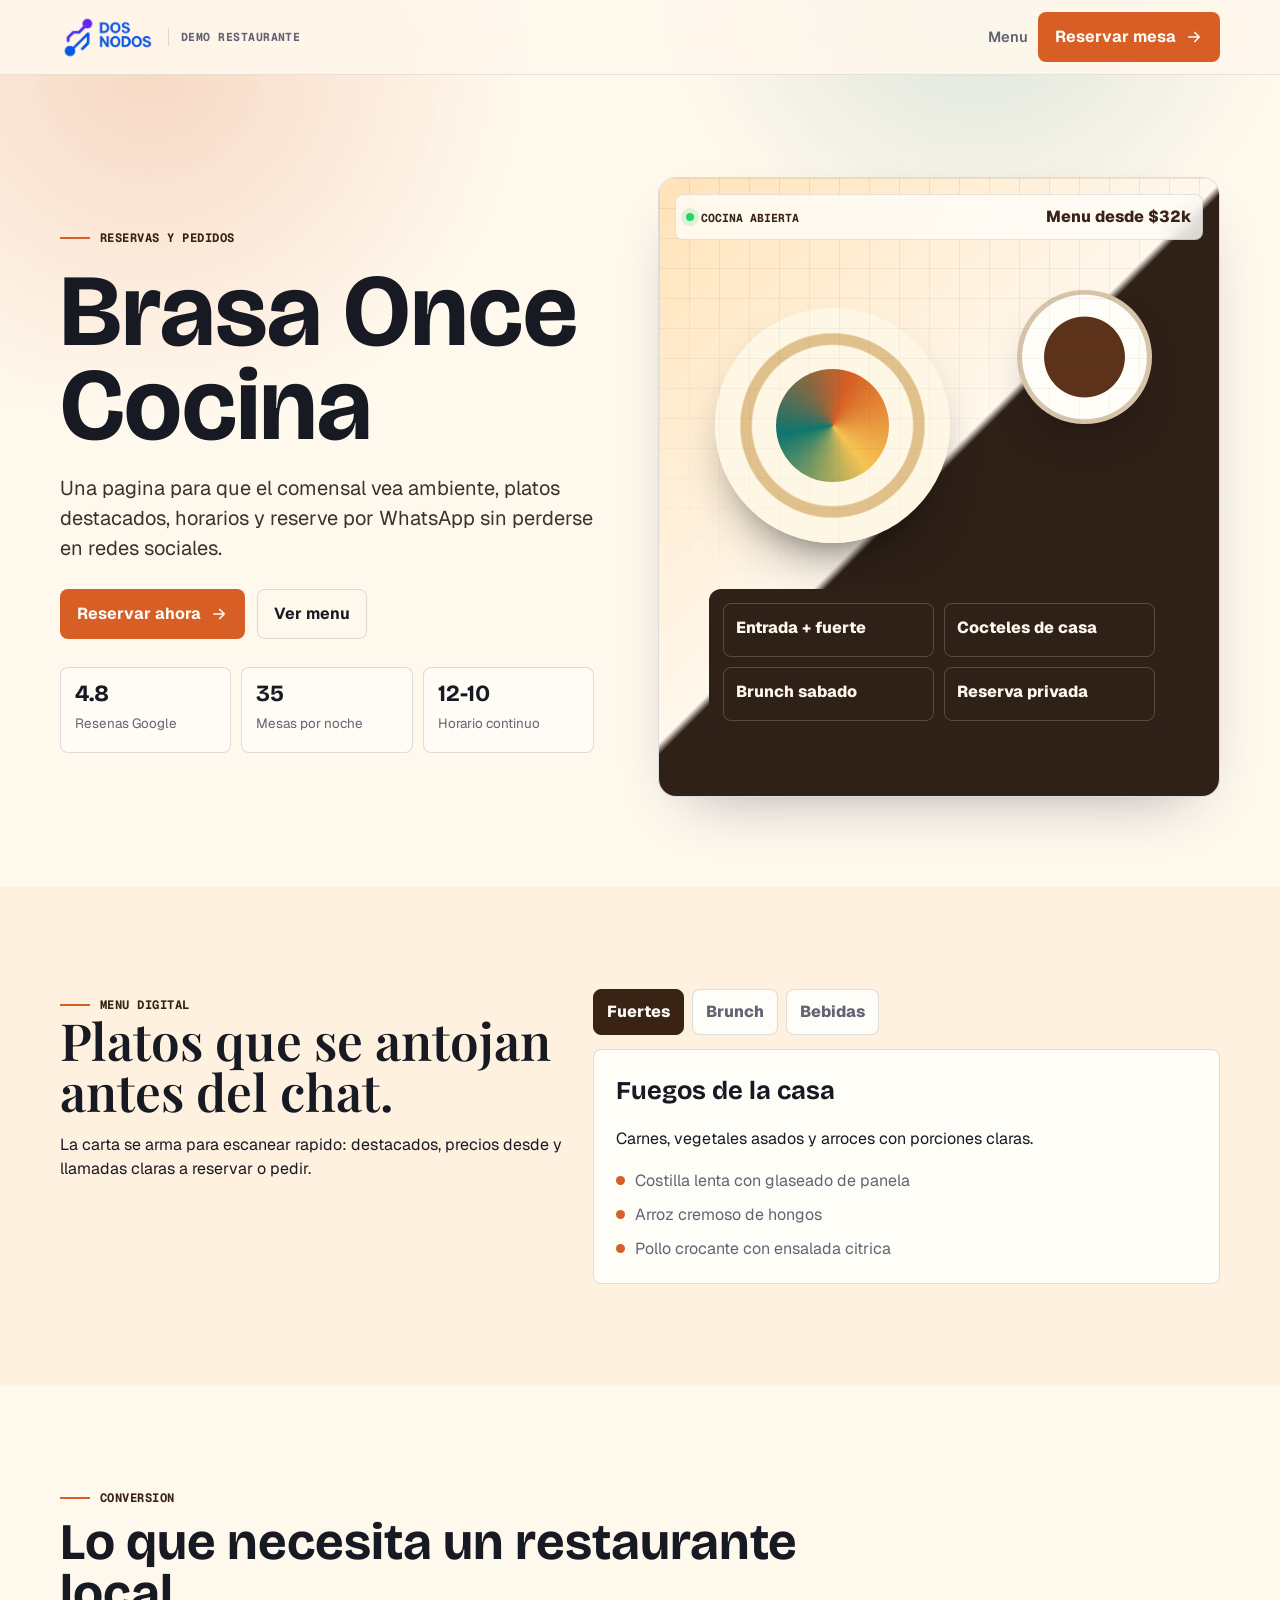
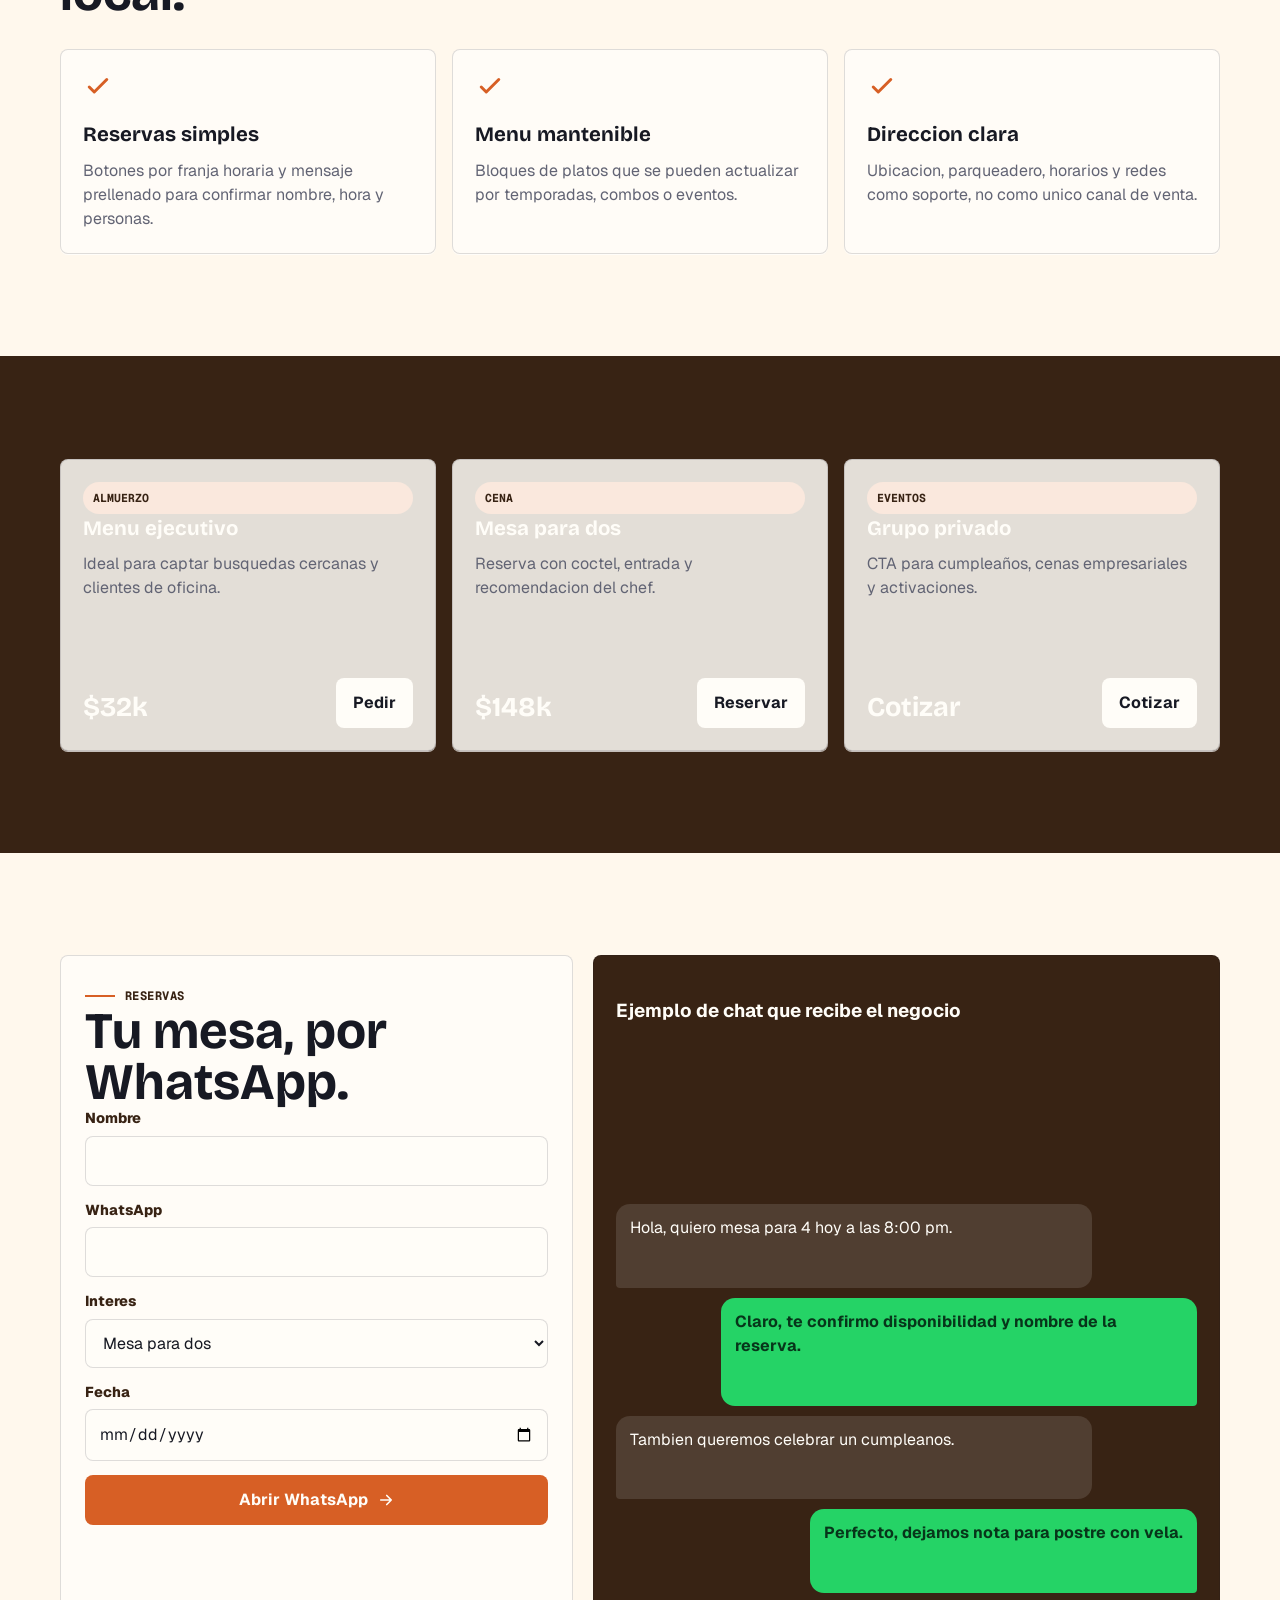
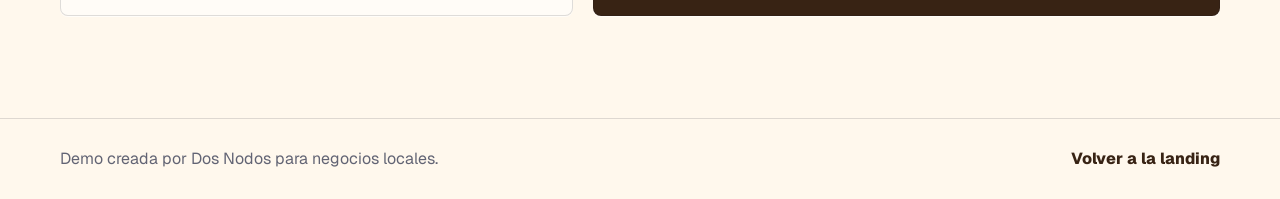
<file: demos/cafes-restaurantes.html>
<!doctype html>
<html lang="es-CO">
<head>
  <!-- Google Tag Manager -->
  <script>(function(w,d,s,l,i){w[l]=w[l]||[];w[l].push({'gtm.start':
  new Date().getTime(),event:'gtm.js'});var f=d.getElementsByTagName(s)[0],
  j=d.createElement(s),dl=l!='dataLayer'?'&l='+l:'';j.async=true;j.src=
  'https://www.googletagmanager.com/gtm.js?id='+i+dl;f.parentNode.insertBefore(j,f);
  })(window,document,'script','dataLayer','GTM-KWSSCHFM');</script>
  <!-- End Google Tag Manager -->
  <meta charset="utf-8">
  <meta name="viewport" content="width=device-width, initial-scale=1">
  <title>Demo restaurante · Landing con menu y reservas | Dos Nodos</title>
  <meta name="description" content="Demo funcional de landing para cafes y restaurantes con menu, reservas, promociones y WhatsApp.">
  <link rel="preconnect" href="https://fonts.googleapis.com">
  <link rel="preconnect" href="https://fonts.gstatic.com" crossorigin>
  <link href="https://fonts.googleapis.com/css2?family=Bricolage+Grotesque:wght@500;600;700&family=Geist:wght@400;500;600;700&family=Geist+Mono:wght@500;700&family=Playfair+Display:wght@600;700&display=swap" rel="stylesheet">
  <link rel="stylesheet" href="/demos/demo.css">
</head>
<body data-demo="cafe">
  <!-- Google Tag Manager (noscript) -->
  <noscript><iframe src="https://www.googletagmanager.com/ns.html?id=GTM-KWSSCHFM"
  height="0" width="0" style="display:none;visibility:hidden"></iframe></noscript>
  <!-- End Google Tag Manager (noscript) -->
  <svg width="0" height="0" aria-hidden="true" focusable="false">
    <symbol id="i-arrow" viewBox="0 0 24 24"><path d="M5 12h14m-6-6 6 6-6 6" fill="none" stroke="currentColor" stroke-width="2.2" stroke-linecap="round" stroke-linejoin="round"/></symbol>
    <symbol id="i-check" viewBox="0 0 24 24"><path d="m5 12 4 4L19 6" fill="none" stroke="currentColor" stroke-width="2.4" stroke-linecap="round" stroke-linejoin="round"/></symbol>
  </svg>
  <div class="demo-shell">
    <nav class="demo-nav"><div class="container nav-inner"><a class="brand-lockup" href="/"><img src="/assets/img/logo-dosnodos.png" alt="Dos Nodos"><span>Demo restaurante</span></a><div class="nav-actions"><a href="#menu">Menu</a><a href="https://wa.me/573127344026" class="btn btn-primary" data-demo-wa>Reservar mesa <svg><use href="#i-arrow"/></svg></a></div></div></nav>
    <main>
      <section class="hero">
        <div class="container hero-grid">
          <div>
            <span class="eyebrow">Reservas y pedidos</span>
            <h1>Brasa Once Cocina</h1>
            <p class="hero-lead">Una pagina para que el comensal vea ambiente, platos destacados, horarios y reserve por WhatsApp sin perderse en redes sociales.</p>
            <div class="hero-actions"><a href="#reservar" class="btn btn-primary">Reservar ahora <svg><use href="#i-arrow"/></svg></a><a href="#menu" class="btn btn-ghost">Ver menu</a></div>
            <div class="proof-strip"><div class="proof"><strong>4.8</strong><span>Resenas Google</span></div><div class="proof"><strong>35</strong><span>Mesas por noche</span></div><div class="proof"><strong>12-10</strong><span>Horario continuo</span></div></div>
          </div>
          <div class="visual-card" aria-label="Imagen de referencia de restaurante"><div class="visual-topbar"><span class="status-pill">Cocina abierta</span><span class="mini-price">Menu desde $32k</span></div><div class="ref-image cafe-scene"><span class="plate"></span><span class="coffee-cup"></span><div class="menu-board"><span>Entrada + fuerte</span><span>Cocteles de casa</span><span>Brunch sabado</span><span>Reserva privada</span></div></div></div>
        </div>
      </section>
      <section class="section section-soft" id="menu">
        <div class="container experience-layout" data-tabs>
          <div><span class="eyebrow">Menu digital</span><h2 class="section-title menu-title">Platos que se antojan antes del chat.</h2><p>La carta se arma para escanear rapido: destacados, precios desde y llamadas claras a reservar o pedir.</p></div>
          <div>
            <div class="tabs" role="tablist" aria-label="Categorias del menu"><button class="tab-btn" role="tab" aria-selected="true" aria-controls="m1">Fuertes</button><button class="tab-btn" role="tab" aria-selected="false" aria-controls="m2">Brunch</button><button class="tab-btn" role="tab" aria-selected="false" aria-controls="m3">Bebidas</button></div>
            <div id="m1" class="tab-panel is-active" role="tabpanel"><h3>Fuegos de la casa</h3><p>Carnes, vegetales asados y arroces con porciones claras.</p><ul><li>Costilla lenta con glaseado de panela</li><li>Arroz cremoso de hongos</li><li>Pollo crocante con ensalada citrica</li></ul></div>
            <div id="m2" class="tab-panel" role="tabpanel"><h3>Brunch de fin de semana</h3><p>Combos pensados para grupos y reservas tempranas.</p><ul><li>Tostada campesina con huevos</li><li>Pancakes de maiz dulce</li><li>Cafe filtrado incluido</li></ul></div>
            <div id="m3" class="tab-panel" role="tabpanel"><h3>Bebidas y cocteles</h3><p>La landing puede conectar carta, promociones y happy hour.</p><ul><li>Soda de lulo y hierbabuena</li><li>Negroni de cafe</li><li>Limonada de coco</li></ul></div>
          </div>
        </div>
      </section>
      <section class="section">
        <div class="container">
          <header class="section-head"><span class="eyebrow">Conversion</span><h2 class="section-title">Lo que necesita un restaurante local.</h2></header>
          <div class="grid-3">
            <article class="feature-card"><svg><use href="#i-check"/></svg><h3>Reservas simples</h3><p>Botones por franja horaria y mensaje prellenado para confirmar nombre, hora y personas.</p></article>
            <article class="feature-card"><svg><use href="#i-check"/></svg><h3>Menu mantenible</h3><p>Bloques de platos que se pueden actualizar por temporadas, combos o eventos.</p></article>
            <article class="feature-card"><svg><use href="#i-check"/></svg><h3>Direccion clara</h3><p>Ubicacion, parqueadero, horarios y redes como soporte, no como unico canal de venta.</p></article>
          </div>
        </div>
      </section>
      <section class="section section-dark">
        <div class="container grid-3">
          <article class="package-card"><span class="tag">Almuerzo</span><h3>Menu ejecutivo</h3><p>Ideal para captar busquedas cercanas y clientes de oficina.</p><div class="package-meta"><span class="price">$32k</span><a href="https://wa.me/573127344026" class="btn" data-demo-wa data-message="Hola, quiero preguntar por el menu ejecutivo de la demo restaurante.">Pedir</a></div></article>
          <article class="package-card"><span class="tag">Cena</span><h3>Mesa para dos</h3><p>Reserva con coctel, entrada y recomendacion del chef.</p><div class="package-meta"><span class="price">$148k</span><a href="https://wa.me/573127344026" class="btn" data-demo-wa data-message="Hola, quiero reservar una mesa para dos como la demo restaurante.">Reservar</a></div></article>
          <article class="package-card"><span class="tag">Eventos</span><h3>Grupo privado</h3><p>CTA para cumpleaños, cenas empresariales y activaciones.</p><div class="package-meta"><span class="price">Cotizar</span><a href="https://wa.me/573127344026" class="btn" data-demo-wa data-message="Hola, quiero cotizar una reserva de grupo como la demo restaurante.">Cotizar</a></div></article>
        </div>
      </section>
      <section class="section" id="reservar">
        <div class="container booking-grid">
          <div class="booking-card"><span class="eyebrow">Reservas</span><h2 class="section-title">Tu mesa, por WhatsApp.</h2><form data-booking-form><div class="field"><label for="name">Nombre</label><input id="name" name="name" autocomplete="name" required></div><div class="field"><label for="phone">WhatsApp</label><input id="phone" name="phone" inputmode="tel" required></div><div class="field"><label for="interest">Interes</label><select id="interest" name="interest" required><option>Mesa para dos</option><option>Grupo privado</option><option>Pedido para llevar</option></select></div><div class="field"><label for="date">Fecha</label><input id="date" name="date" type="date"></div><button class="btn btn-primary" type="submit">Abrir WhatsApp <svg><use href="#i-arrow"/></svg></button><p class="form-status" data-form-status></p></form></div>
          <aside class="story-card"><h3>Ejemplo de chat que recibe el negocio</h3><div class="chat"><div class="bubble">Hola, quiero mesa para 4 hoy a las 8:00 pm.</div><div class="bubble me">Claro, te confirmo disponibilidad y nombre de la reserva.</div><div class="bubble">Tambien queremos celebrar un cumpleanos.</div><div class="bubble me">Perfecto, dejamos nota para postre con vela.</div></div></aside>
        </div>
      </section>
    </main>
    <footer class="footer-demo"><div class="container"><span>Demo creada por Dos Nodos para negocios locales.</span><a href="/">Volver a la landing</a></div></footer>
  </div>
  <script src="/demos/demo.js"></script>
</body>
</html>
</file>
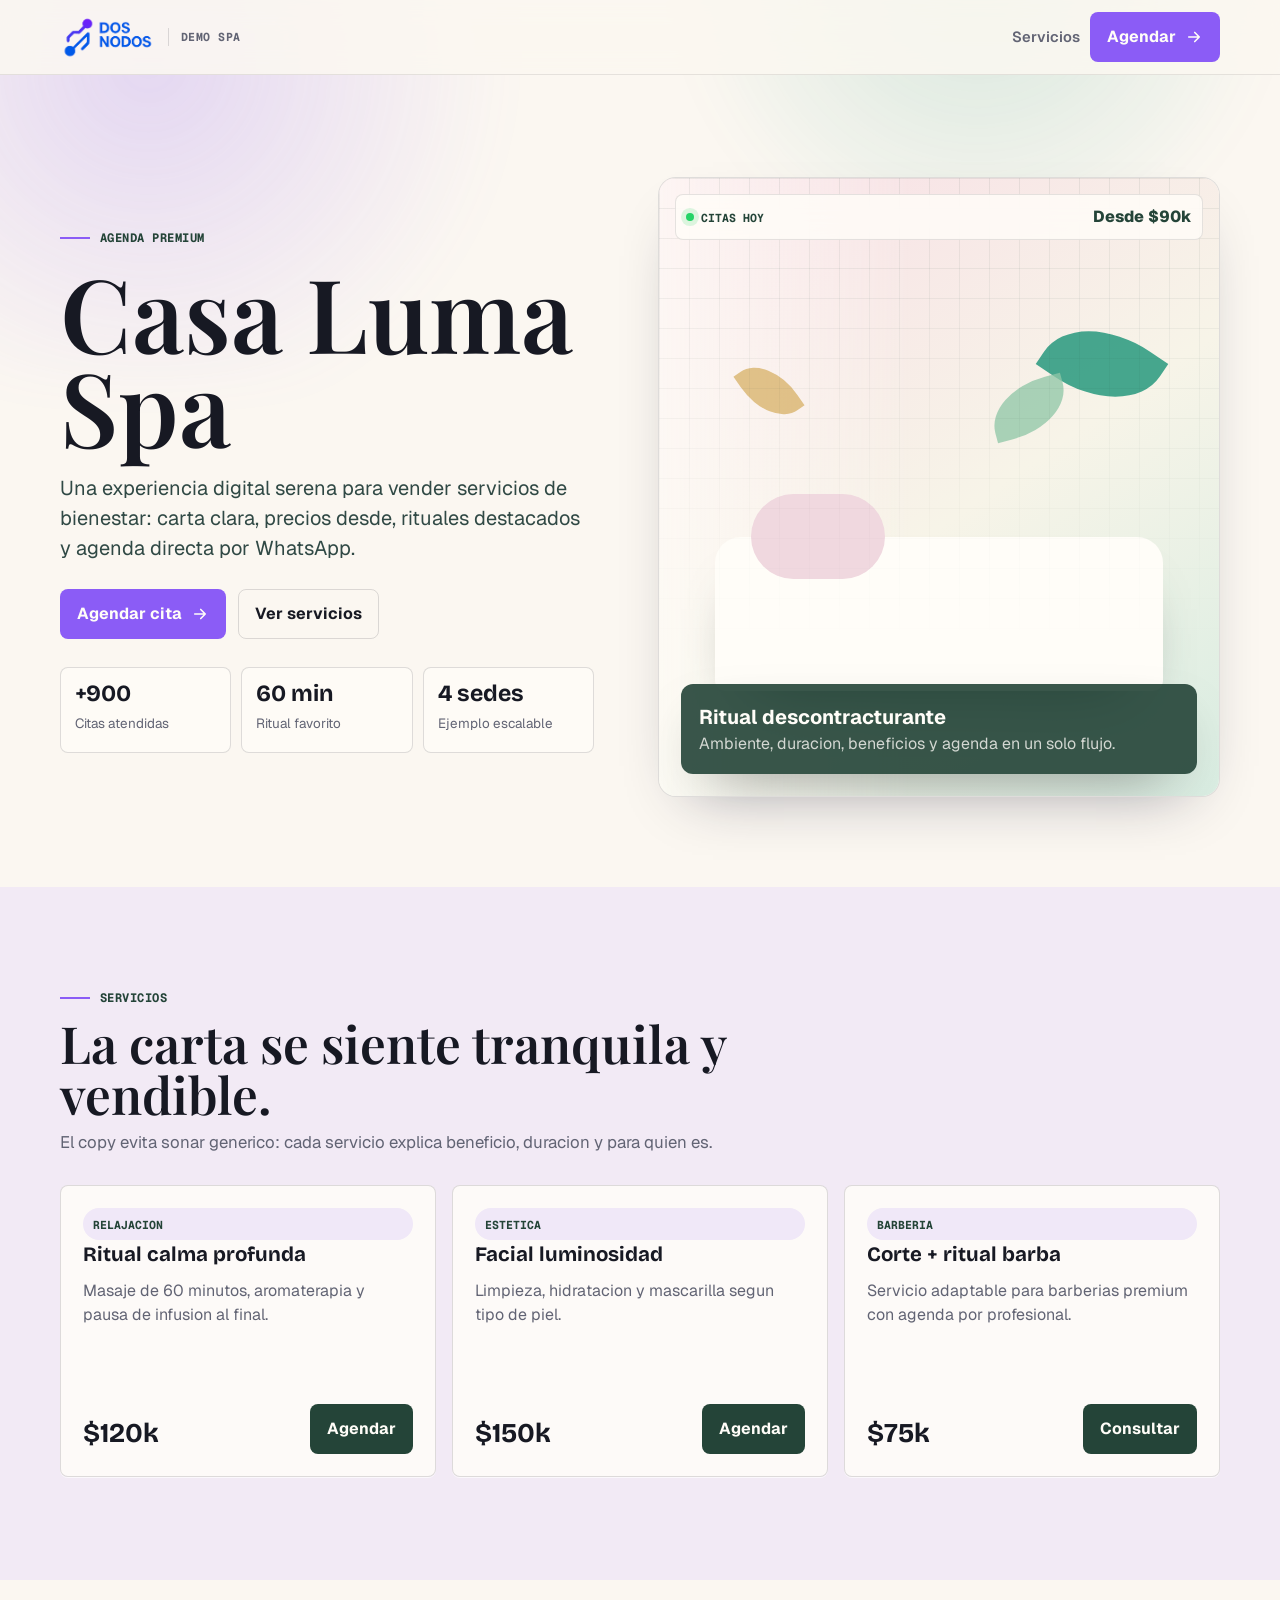
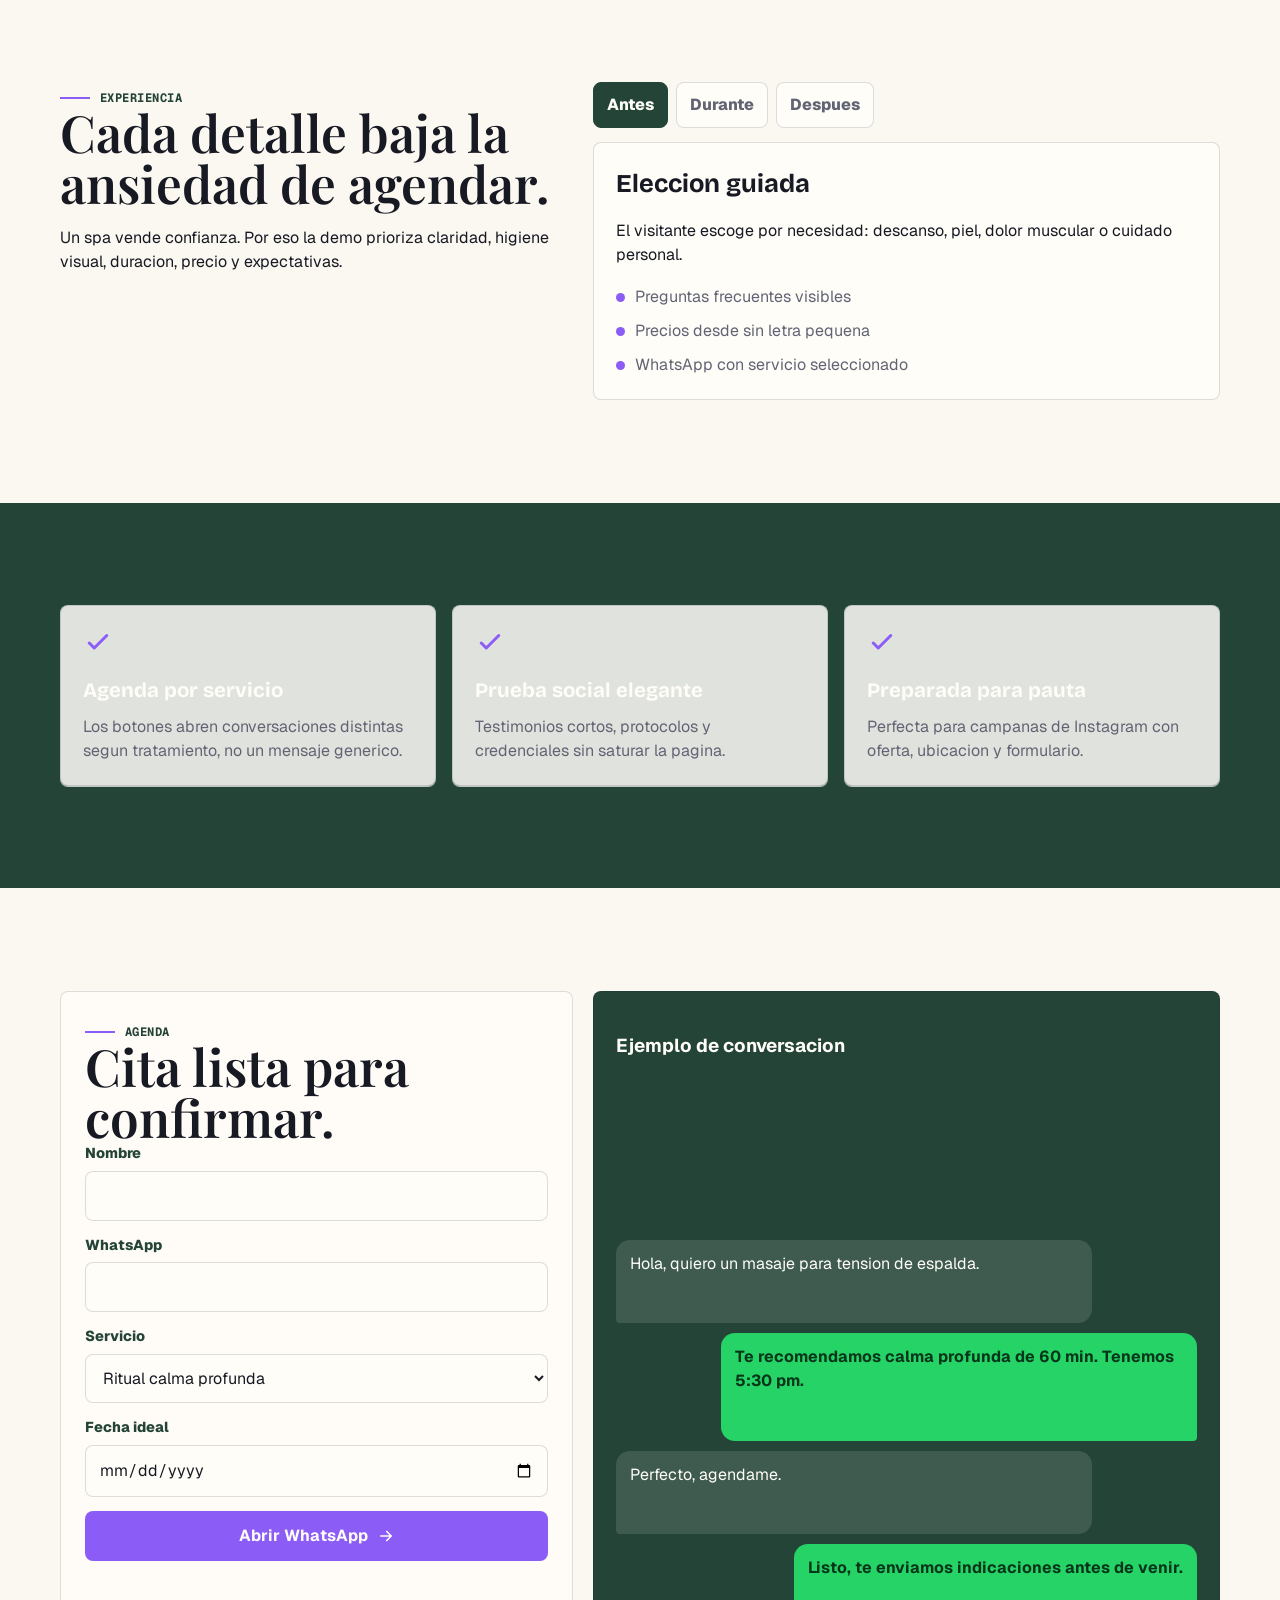
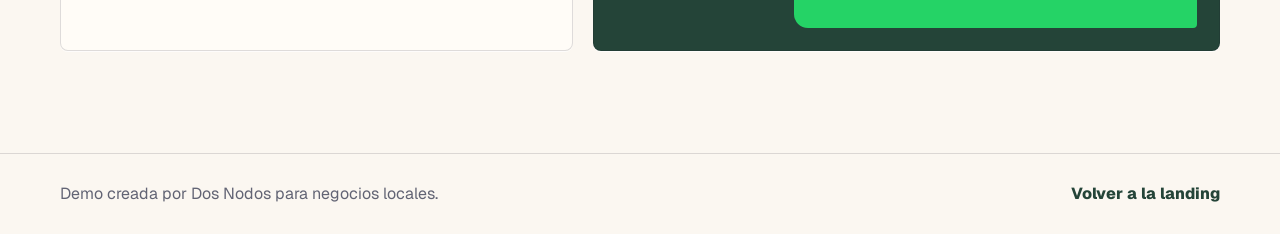
<file: demos/spa-estetica.html>
<!doctype html>
<html lang="es-CO">
<head>
  <!-- Google Tag Manager -->
  <script>(function(w,d,s,l,i){w[l]=w[l]||[];w[l].push({'gtm.start':
  new Date().getTime(),event:'gtm.js'});var f=d.getElementsByTagName(s)[0],
  j=d.createElement(s),dl=l!='dataLayer'?'&l='+l:'';j.async=true;j.src=
  'https://www.googletagmanager.com/gtm.js?id='+i+dl;f.parentNode.insertBefore(j,f);
  })(window,document,'script','dataLayer','GTM-KWSSCHFM');</script>
  <!-- End Google Tag Manager -->
  <meta charset="utf-8">
  <meta name="viewport" content="width=device-width, initial-scale=1">
  <title>Demo spa · Landing para agenda y servicios | Dos Nodos</title>
  <meta name="description" content="Demo funcional de landing para spa, estetica o barberia con servicios, agenda, prueba social y WhatsApp.">
  <link rel="preconnect" href="https://fonts.googleapis.com">
  <link rel="preconnect" href="https://fonts.gstatic.com" crossorigin>
  <link href="https://fonts.googleapis.com/css2?family=Bricolage+Grotesque:wght@500;600;700&family=Geist:wght@400;500;600;700&family=Geist+Mono:wght@500;700&family=Playfair+Display:wght@500;600;700&display=swap" rel="stylesheet">
  <link rel="stylesheet" href="/demos/demo.css">
</head>
<body data-demo="spa">
  <!-- Google Tag Manager (noscript) -->
  <noscript><iframe src="https://www.googletagmanager.com/ns.html?id=GTM-KWSSCHFM"
  height="0" width="0" style="display:none;visibility:hidden"></iframe></noscript>
  <!-- End Google Tag Manager (noscript) -->
  <svg width="0" height="0" aria-hidden="true" focusable="false">
    <symbol id="i-arrow" viewBox="0 0 24 24"><path d="M5 12h14m-6-6 6 6-6 6" fill="none" stroke="currentColor" stroke-width="2.2" stroke-linecap="round" stroke-linejoin="round"/></symbol>
    <symbol id="i-check" viewBox="0 0 24 24"><path d="m5 12 4 4L19 6" fill="none" stroke="currentColor" stroke-width="2.4" stroke-linecap="round" stroke-linejoin="round"/></symbol>
  </svg>
  <div class="demo-shell">
    <nav class="demo-nav"><div class="container nav-inner"><a class="brand-lockup" href="/"><img src="/assets/img/logo-dosnodos.png" alt="Dos Nodos"><span>Demo spa</span></a><div class="nav-actions"><a href="#servicios">Servicios</a><a href="https://wa.me/573127344026" class="btn btn-primary" data-demo-wa>Agendar <svg><use href="#i-arrow"/></svg></a></div></div></nav>
    <main>
      <section class="hero">
        <div class="container hero-grid">
          <div>
            <span class="eyebrow">Agenda premium</span>
            <h1>Casa Luma Spa</h1>
            <p class="hero-lead">Una experiencia digital serena para vender servicios de bienestar: carta clara, precios desde, rituales destacados y agenda directa por WhatsApp.</p>
            <div class="hero-actions"><a href="#reservar" class="btn btn-primary">Agendar cita <svg><use href="#i-arrow"/></svg></a><a href="#servicios" class="btn btn-ghost">Ver servicios</a></div>
            <div class="proof-strip"><div class="proof"><strong>+900</strong><span>Citas atendidas</span></div><div class="proof"><strong>60 min</strong><span>Ritual favorito</span></div><div class="proof"><strong>4 sedes</strong><span>Ejemplo escalable</span></div></div>
          </div>
          <div class="visual-card" aria-label="Imagen de referencia de spa"><div class="visual-topbar"><span class="status-pill">Citas hoy</span><span class="mini-price">Desde $90k</span></div><div class="ref-image spa-scene"><span class="leaf one"></span><span class="leaf two"></span><span class="leaf three"></span><span class="spa-bed"></span><div class="floating-panel"><strong>Ritual descontracturante</strong><span>Ambiente, duracion, beneficios y agenda en un solo flujo.</span></div></div></div>
        </div>
      </section>
      <section class="section section-soft" id="servicios">
        <div class="container">
          <header class="section-head"><span class="eyebrow">Servicios</span><h2 class="section-title">La carta se siente tranquila y vendible.</h2><p>El copy evita sonar generico: cada servicio explica beneficio, duracion y para quien es.</p></header>
          <div class="grid-3">
            <article class="package-card"><span class="tag">Relajacion</span><h3>Ritual calma profunda</h3><p>Masaje de 60 minutos, aromaterapia y pausa de infusion al final.</p><div class="package-meta"><span class="price">$120k</span><a href="https://wa.me/573127344026" class="btn btn-dark" data-demo-wa data-message="Hola, quiero agendar el Ritual calma profunda de la demo spa.">Agendar</a></div></article>
            <article class="package-card"><span class="tag">Estetica</span><h3>Facial luminosidad</h3><p>Limpieza, hidratacion y mascarilla segun tipo de piel.</p><div class="package-meta"><span class="price">$150k</span><a href="https://wa.me/573127344026" class="btn btn-dark" data-demo-wa data-message="Hola, quiero agendar el Facial luminosidad de la demo spa.">Agendar</a></div></article>
            <article class="package-card"><span class="tag">Barberia</span><h3>Corte + ritual barba</h3><p>Servicio adaptable para barberias premium con agenda por profesional.</p><div class="package-meta"><span class="price">$75k</span><a href="https://wa.me/573127344026" class="btn btn-dark" data-demo-wa data-message="Hola, quiero una landing para corte y ritual de barba como la demo spa.">Consultar</a></div></article>
          </div>
        </div>
      </section>
      <section class="section">
        <div class="container experience-layout" data-tabs>
          <div><span class="eyebrow">Experiencia</span><h2 class="section-title">Cada detalle baja la ansiedad de agendar.</h2><p>Un spa vende confianza. Por eso la demo prioriza claridad, higiene visual, duracion, precio y expectativas.</p></div>
          <div>
            <div class="tabs" role="tablist" aria-label="Detalles de experiencia"><button class="tab-btn" role="tab" aria-selected="true" aria-controls="s1">Antes</button><button class="tab-btn" role="tab" aria-selected="false" aria-controls="s2">Durante</button><button class="tab-btn" role="tab" aria-selected="false" aria-controls="s3">Despues</button></div>
            <div id="s1" class="tab-panel is-active" role="tabpanel"><h3>Eleccion guiada</h3><p>El visitante escoge por necesidad: descanso, piel, dolor muscular o cuidado personal.</p><ul><li>Preguntas frecuentes visibles</li><li>Precios desde sin letra pequena</li><li>WhatsApp con servicio seleccionado</li></ul></div>
            <div id="s2" class="tab-panel" role="tabpanel"><h3>Ritual explicado</h3><p>La pagina describe duracion, productos, contraindicaciones y preparacion.</p><ul><li>Duracion exacta</li><li>Beneficios concretos</li><li>Fotos o referencias visuales por servicio</li></ul></div>
            <div id="s3" class="tab-panel" role="tabpanel"><h3>Reagenda natural</h3><p>Se puede sumar recordatorio, recomendaciones y CTA para proxima visita.</p><ul><li>Indicaciones post-servicio</li><li>Paquetes mensuales</li><li>Gift cards o bonos</li></ul></div>
          </div>
        </div>
      </section>
      <section class="section section-dark">
        <div class="container grid-3">
          <article class="feature-card"><svg><use href="#i-check"/></svg><h3>Agenda por servicio</h3><p>Los botones abren conversaciones distintas segun tratamiento, no un mensaje generico.</p></article>
          <article class="feature-card"><svg><use href="#i-check"/></svg><h3>Prueba social elegante</h3><p>Testimonios cortos, protocolos y credenciales sin saturar la pagina.</p></article>
          <article class="feature-card"><svg><use href="#i-check"/></svg><h3>Preparada para pauta</h3><p>Perfecta para campanas de Instagram con oferta, ubicacion y formulario.</p></article>
        </div>
      </section>
      <section class="section" id="reservar">
        <div class="container booking-grid">
          <div class="booking-card"><span class="eyebrow">Agenda</span><h2 class="section-title">Cita lista para confirmar.</h2><form data-booking-form><div class="field"><label for="name">Nombre</label><input id="name" name="name" autocomplete="name" required></div><div class="field"><label for="phone">WhatsApp</label><input id="phone" name="phone" inputmode="tel" required></div><div class="field"><label for="interest">Servicio</label><select id="interest" name="interest" required><option>Ritual calma profunda</option><option>Facial luminosidad</option><option>Corte + ritual barba</option></select></div><div class="field"><label for="date">Fecha ideal</label><input id="date" name="date" type="date"></div><button class="btn btn-primary" type="submit">Abrir WhatsApp <svg><use href="#i-arrow"/></svg></button><p class="form-status" data-form-status></p></form></div>
          <aside class="story-card"><h3>Ejemplo de conversacion</h3><div class="chat"><div class="bubble">Hola, quiero un masaje para tension de espalda.</div><div class="bubble me">Te recomendamos calma profunda de 60 min. Tenemos 5:30 pm.</div><div class="bubble">Perfecto, agendame.</div><div class="bubble me">Listo, te enviamos indicaciones antes de venir.</div></div></aside>
        </div>
      </section>
    </main>
    <footer class="footer-demo"><div class="container"><span>Demo creada por Dos Nodos para negocios locales.</span><a href="/">Volver a la landing</a></div></footer>
  </div>
  <script src="/demos/demo.js"></script>
</body>
</html>
</file>
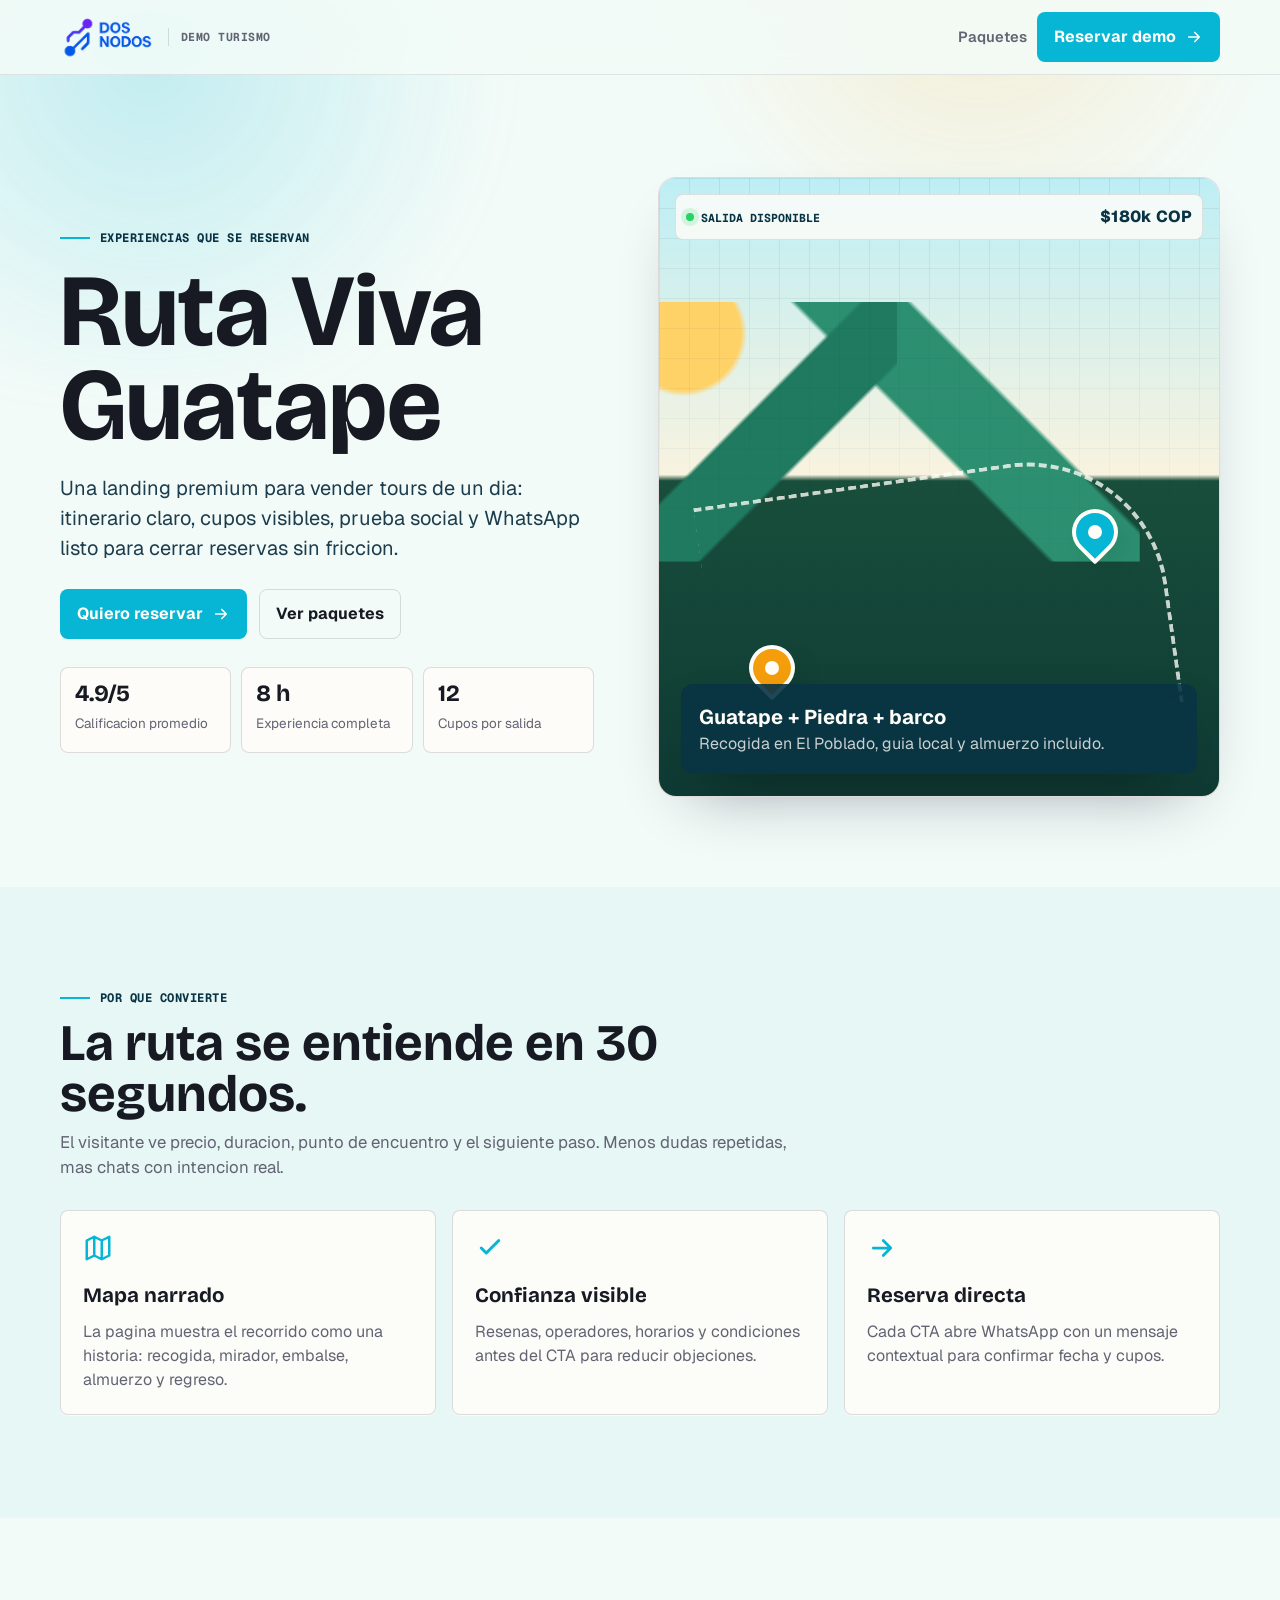
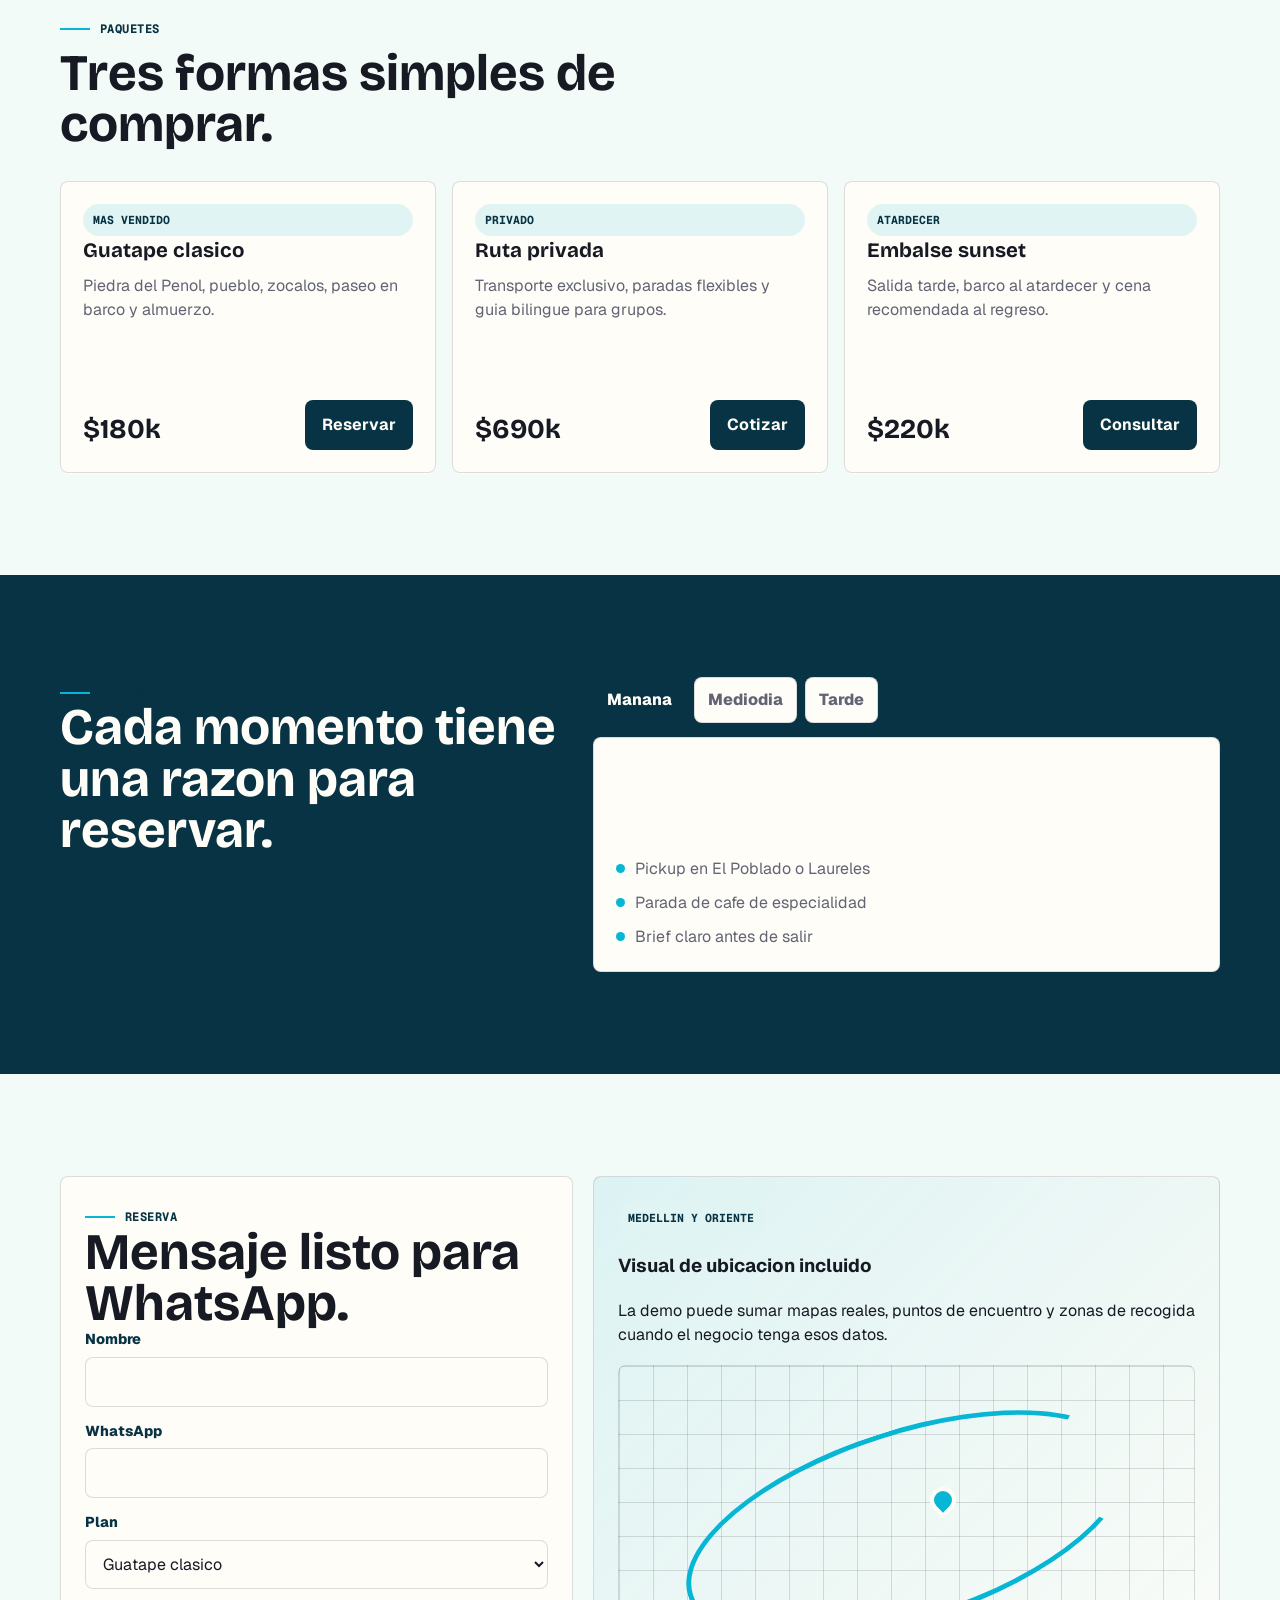
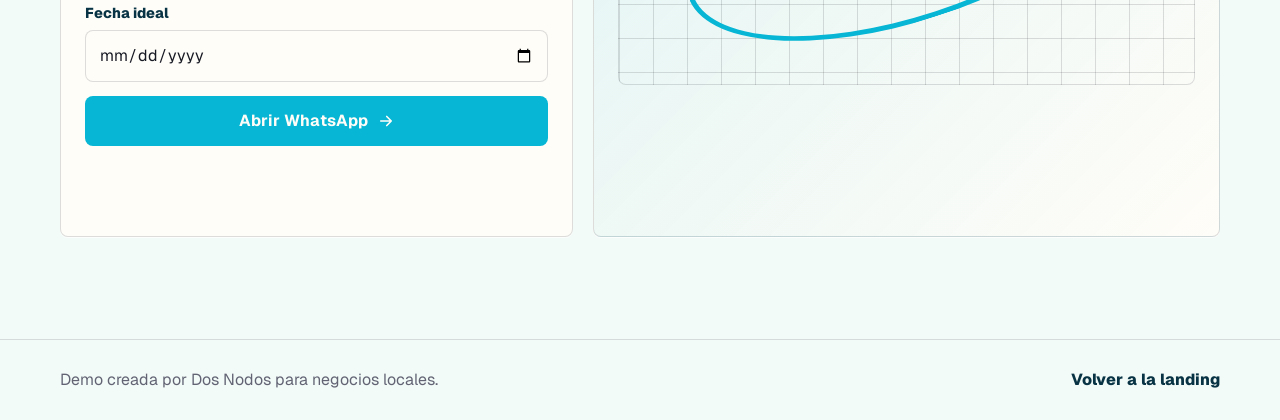
<file: demos/turismo.html>
<!doctype html>
<html lang="es-CO">
<head>
  <!-- Google Tag Manager -->
  <script>(function(w,d,s,l,i){w[l]=w[l]||[];w[l].push({'gtm.start':
  new Date().getTime(),event:'gtm.js'});var f=d.getElementsByTagName(s)[0],
  j=d.createElement(s),dl=l!='dataLayer'?'&l='+l:'';j.async=true;j.src=
  'https://www.googletagmanager.com/gtm.js?id='+i+dl;f.parentNode.insertBefore(j,f);
  })(window,document,'script','dataLayer','GTM-KWSSCHFM');</script>
  <!-- End Google Tag Manager -->
  <meta charset="utf-8">
  <meta name="viewport" content="width=device-width, initial-scale=1">
  <title>Demo turismo · Landing para experiencias locales | Dos Nodos</title>
  <meta name="description" content="Demo funcional de landing para tours y experiencias turísticas con paquetes, prueba social y reservas por WhatsApp.">
  <link rel="preconnect" href="https://fonts.googleapis.com">
  <link rel="preconnect" href="https://fonts.gstatic.com" crossorigin>
  <link href="https://fonts.googleapis.com/css2?family=Bricolage+Grotesque:wght@500;600;700&family=Geist:wght@400;500;600;700&family=Geist+Mono:wght@500;700&display=swap" rel="stylesheet">
  <link rel="stylesheet" href="/demos/demo.css">
</head>
<body data-demo="tour">
  <!-- Google Tag Manager (noscript) -->
  <noscript><iframe src="https://www.googletagmanager.com/ns.html?id=GTM-KWSSCHFM"
  height="0" width="0" style="display:none;visibility:hidden"></iframe></noscript>
  <!-- End Google Tag Manager (noscript) -->
  <svg width="0" height="0" aria-hidden="true" focusable="false">
    <symbol id="i-arrow" viewBox="0 0 24 24"><path d="M5 12h14m-6-6 6 6-6 6" fill="none" stroke="currentColor" stroke-width="2.2" stroke-linecap="round" stroke-linejoin="round"/></symbol>
    <symbol id="i-check" viewBox="0 0 24 24"><path d="m5 12 4 4L19 6" fill="none" stroke="currentColor" stroke-width="2.4" stroke-linecap="round" stroke-linejoin="round"/></symbol>
    <symbol id="i-map" viewBox="0 0 24 24"><path d="M9 18 3 21V6l6-3 6 3 6-3v15l-6 3-6-3Zm0 0V3m6 18V6" fill="none" stroke="currentColor" stroke-width="2" stroke-linecap="round" stroke-linejoin="round"/></symbol>
  </svg>
  <div class="demo-shell">
    <nav class="demo-nav">
      <div class="container nav-inner">
        <a class="brand-lockup" href="/"><img src="/assets/img/logo-dosnodos.png" alt="Dos Nodos"><span>Demo turismo</span></a>
        <div class="nav-actions"><a href="#paquetes">Paquetes</a><a href="https://wa.me/573127344026" class="btn btn-primary" data-demo-wa>Reservar demo <svg><use href="#i-arrow"/></svg></a></div>
      </div>
    </nav>
    <main>
      <section class="hero">
        <div class="container hero-grid">
          <div>
            <span class="eyebrow">Experiencias que se reservan</span>
            <h1>Ruta Viva Guatape</h1>
            <p class="hero-lead">Una landing premium para vender tours de un dia: itinerario claro, cupos visibles, prueba social y WhatsApp listo para cerrar reservas sin friccion.</p>
            <div class="hero-actions"><a href="#reservar" class="btn btn-primary">Quiero reservar <svg><use href="#i-arrow"/></svg></a><a href="#paquetes" class="btn btn-ghost">Ver paquetes</a></div>
            <div class="proof-strip">
              <div class="proof"><strong>4.9/5</strong><span>Calificacion promedio</span></div>
              <div class="proof"><strong>8 h</strong><span>Experiencia completa</span></div>
              <div class="proof"><strong>12</strong><span>Cupos por salida</span></div>
            </div>
          </div>
          <div class="visual-card" aria-label="Imagen de referencia de experiencia turistica">
            <div class="visual-topbar"><span class="status-pill">Salida disponible</span><span class="mini-price">$180k COP</span></div>
            <div class="ref-image tour-scene"><div class="tour-route"></div><span class="marker one"></span><span class="marker two"></span><div class="floating-panel"><strong>Guatape + Piedra + barco</strong><span>Recogida en El Poblado, guia local y almuerzo incluido.</span></div></div>
          </div>
        </div>
      </section>
      <section class="section section-soft">
        <div class="container">
          <header class="section-head"><span class="eyebrow">Por que convierte</span><h2 class="section-title">La ruta se entiende en 30 segundos.</h2><p>El visitante ve precio, duracion, punto de encuentro y el siguiente paso. Menos dudas repetidas, mas chats con intencion real.</p></header>
          <div class="grid-3">
            <article class="feature-card"><svg><use href="#i-map"/></svg><h3>Mapa narrado</h3><p>La pagina muestra el recorrido como una historia: recogida, mirador, embalse, almuerzo y regreso.</p></article>
            <article class="feature-card"><svg><use href="#i-check"/></svg><h3>Confianza visible</h3><p>Resenas, operadores, horarios y condiciones antes del CTA para reducir objeciones.</p></article>
            <article class="feature-card"><svg><use href="#i-arrow"/></svg><h3>Reserva directa</h3><p>Cada CTA abre WhatsApp con un mensaje contextual para confirmar fecha y cupos.</p></article>
          </div>
        </div>
      </section>
      <section class="section" id="paquetes">
        <div class="container">
          <header class="section-head"><span class="eyebrow">Paquetes</span><h2 class="section-title">Tres formas simples de comprar.</h2></header>
          <div class="grid-3">
            <article class="package-card"><span class="tag">Mas vendido</span><h3>Guatape clasico</h3><p>Piedra del Penol, pueblo, zocalos, paseo en barco y almuerzo.</p><div class="package-meta"><span class="price">$180k</span><a href="https://wa.me/573127344026" class="btn btn-dark" data-demo-wa data-message="Hola, quiero reservar el tour Guatape clasico de la demo.">Reservar</a></div></article>
            <article class="package-card"><span class="tag">Privado</span><h3>Ruta privada</h3><p>Transporte exclusivo, paradas flexibles y guia bilingue para grupos.</p><div class="package-meta"><span class="price">$690k</span><a href="https://wa.me/573127344026" class="btn btn-dark" data-demo-wa data-message="Hola, quiero cotizar una ruta privada como la demo de turismo.">Cotizar</a></div></article>
            <article class="package-card"><span class="tag">Atardecer</span><h3>Embalse sunset</h3><p>Salida tarde, barco al atardecer y cena recomendada al regreso.</p><div class="package-meta"><span class="price">$220k</span><a href="https://wa.me/573127344026" class="btn btn-dark" data-demo-wa data-message="Hola, me interesa el plan Embalse sunset de la demo.">Consultar</a></div></article>
          </div>
        </div>
      </section>
      <section class="section section-dark">
        <div class="container experience-layout" data-tabs>
          <div><span class="eyebrow">Itinerario</span><h2 class="section-title">Cada momento tiene una razon para reservar.</h2></div>
          <div>
            <div class="tabs" role="tablist" aria-label="Momentos del tour"><button class="tab-btn" role="tab" aria-selected="true" aria-controls="t1">Manana</button><button class="tab-btn" role="tab" aria-selected="false" aria-controls="t2">Mediodia</button><button class="tab-btn" role="tab" aria-selected="false" aria-controls="t3">Tarde</button></div>
            <div id="t1" class="tab-panel is-active" role="tabpanel"><h3>Recogida sin perdida</h3><p>Confirmacion por WhatsApp, punto exacto y contacto del guia.</p><ul><li>Pickup en El Poblado o Laureles</li><li>Parada de cafe de especialidad</li><li>Brief claro antes de salir</li></ul></div>
            <div id="t2" class="tab-panel" role="tabpanel"><h3>La foto que vende el plan</h3><p>Subida a la Piedra y recorrido por los zocalos con tiempo para comprar.</p><ul><li>Entrada opcional a la Piedra</li><li>Almuerzo tipico incluido</li><li>Guia local durante el recorrido</li></ul></div>
            <div id="t3" class="tab-panel" role="tabpanel"><h3>Cierre memorable</h3><p>Paseo en barco por el embalse y regreso con hora estimada realista.</p><ul><li>Barco compartido</li><li>Historias del antiguo pueblo</li><li>Retorno antes de la noche</li></ul></div>
          </div>
        </div>
      </section>
      <section class="section" id="reservar">
        <div class="container booking-grid">
          <div class="booking-card"><span class="eyebrow">Reserva</span><h2 class="section-title">Mensaje listo para WhatsApp.</h2><form data-booking-form><div class="field"><label for="name">Nombre</label><input id="name" name="name" autocomplete="name" required></div><div class="field"><label for="phone">WhatsApp</label><input id="phone" name="phone" inputmode="tel" required></div><div class="field"><label for="interest">Plan</label><select id="interest" name="interest" required><option>Guatape clasico</option><option>Ruta privada</option><option>Embalse sunset</option></select></div><div class="field"><label for="date">Fecha ideal</label><input id="date" name="date" type="date"></div><button class="btn btn-primary" type="submit">Abrir WhatsApp <svg><use href="#i-arrow"/></svg></button><p class="form-status" data-form-status></p></form></div>
          <aside class="map-card"><span class="tag">Medellin y Oriente</span><h3>Visual de ubicacion incluido</h3><p>La demo puede sumar mapas reales, puntos de encuentro y zonas de recogida cuando el negocio tenga esos datos.</p><div class="map-grid"><span class="map-pin"></span></div></aside>
        </div>
      </section>
    </main>
    <footer class="footer-demo"><div class="container"><span>Demo creada por Dos Nodos para negocios locales.</span><a href="/">Volver a la landing</a></div></footer>
  </div>
  <script src="/demos/demo.js"></script>
</body>
</html>
</file>
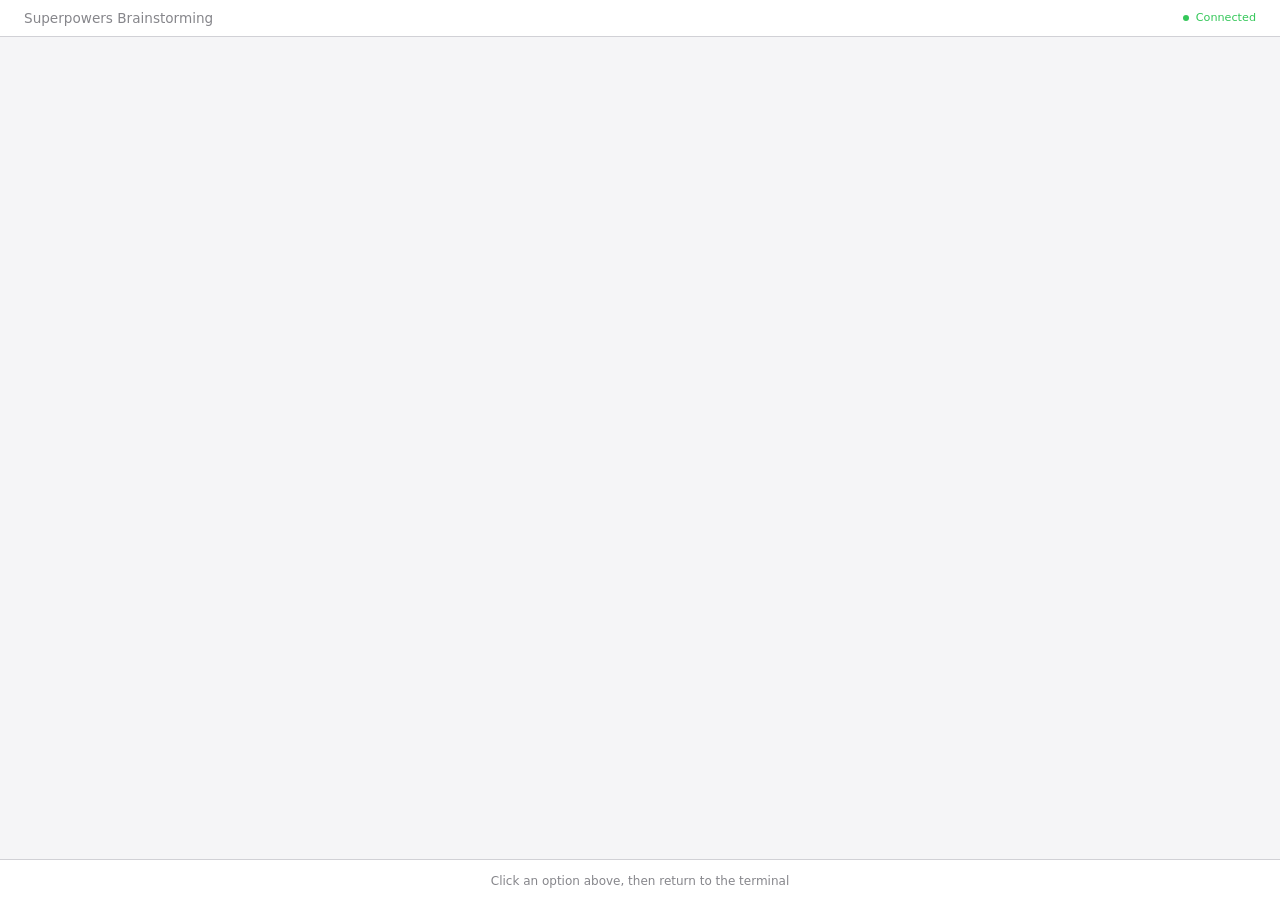
<file: _opencode/skills/brainstorming/scripts/frame-template.html>
<!DOCTYPE html>
<html>
<head>
  <meta charset="utf-8">
  <title>Superpowers Brainstorming</title>
  <style>
    /*
     * BRAINSTORM COMPANION FRAME TEMPLATE
     *
     * This template provides a consistent frame with:
     * - OS-aware light/dark theming
     * - Fixed header and selection indicator bar
     * - Scrollable main content area
     * - CSS helpers for common UI patterns
     *
     * Content is injected via placeholder comment in #claude-content.
     */

    * { box-sizing: border-box; margin: 0; padding: 0; }
    html, body { height: 100%; overflow: hidden; }

    /* ===== THEME VARIABLES ===== */
    :root {
      --bg-primary: #f5f5f7;
      --bg-secondary: #ffffff;
      --bg-tertiary: #e5e5e7;
      --border: #d1d1d6;
      --text-primary: #1d1d1f;
      --text-secondary: #86868b;
      --text-tertiary: #aeaeb2;
      --accent: #0071e3;
      --accent-hover: #0077ed;
      --success: #34c759;
      --warning: #ff9f0a;
      --error: #ff3b30;
      --selected-bg: #e8f4fd;
      --selected-border: #0071e3;
    }

    @media (prefers-color-scheme: dark) {
      :root {
        --bg-primary: #1d1d1f;
        --bg-secondary: #2d2d2f;
        --bg-tertiary: #3d3d3f;
        --border: #424245;
        --text-primary: #f5f5f7;
        --text-secondary: #86868b;
        --text-tertiary: #636366;
        --accent: #0a84ff;
        --accent-hover: #409cff;
        --selected-bg: rgba(10, 132, 255, 0.15);
        --selected-border: #0a84ff;
      }
    }

    body {
      font-family: system-ui, -apple-system, BlinkMacSystemFont, sans-serif;
      background: var(--bg-primary);
      color: var(--text-primary);
      display: flex;
      flex-direction: column;
      line-height: 1.5;
    }

    /* ===== FRAME STRUCTURE ===== */
    .header {
      background: var(--bg-secondary);
      padding: 0.5rem 1.5rem;
      display: flex;
      justify-content: space-between;
      align-items: center;
      border-bottom: 1px solid var(--border);
      flex-shrink: 0;
    }
    .header h1 { font-size: 0.85rem; font-weight: 500; color: var(--text-secondary); }
    .header .status { font-size: 0.7rem; color: var(--success); display: flex; align-items: center; gap: 0.4rem; }
    .header .status::before { content: ''; width: 6px; height: 6px; background: var(--success); border-radius: 50%; }

    .main { flex: 1; overflow-y: auto; }
    #claude-content { padding: 2rem; min-height: 100%; }

    .indicator-bar {
      background: var(--bg-secondary);
      border-top: 1px solid var(--border);
      padding: 0.5rem 1.5rem;
      flex-shrink: 0;
      text-align: center;
    }
    .indicator-bar span {
      font-size: 0.75rem;
      color: var(--text-secondary);
    }
    .indicator-bar .selected-text {
      color: var(--accent);
      font-weight: 500;
    }

    /* ===== TYPOGRAPHY ===== */
    h2 { font-size: 1.5rem; font-weight: 600; margin-bottom: 0.5rem; }
    h3 { font-size: 1.1rem; font-weight: 600; margin-bottom: 0.25rem; }
    .subtitle { color: var(--text-secondary); margin-bottom: 1.5rem; }
    .section { margin-bottom: 2rem; }
    .label { font-size: 0.7rem; color: var(--text-secondary); text-transform: uppercase; letter-spacing: 0.05em; margin-bottom: 0.5rem; }

    /* ===== OPTIONS (for A/B/C choices) ===== */
    .options { display: flex; flex-direction: column; gap: 0.75rem; }
    .option {
      background: var(--bg-secondary);
      border: 2px solid var(--border);
      border-radius: 12px;
      padding: 1rem 1.25rem;
      cursor: pointer;
      transition: all 0.15s ease;
      display: flex;
      align-items: flex-start;
      gap: 1rem;
    }
    .option:hover { border-color: var(--accent); }
    .option.selected { background: var(--selected-bg); border-color: var(--selected-border); }
    .option .letter {
      background: var(--bg-tertiary);
      color: var(--text-secondary);
      width: 1.75rem; height: 1.75rem;
      border-radius: 6px;
      display: flex; align-items: center; justify-content: center;
      font-weight: 600; font-size: 0.85rem; flex-shrink: 0;
    }
    .option.selected .letter { background: var(--accent); color: white; }
    .option .content { flex: 1; }
    .option .content h3 { font-size: 0.95rem; margin-bottom: 0.15rem; }
    .option .content p { color: var(--text-secondary); font-size: 0.85rem; margin: 0; }

    /* ===== CARDS (for showing designs/mockups) ===== */
    .cards { display: grid; grid-template-columns: repeat(auto-fit, minmax(280px, 1fr)); gap: 1rem; }
    .card {
      background: var(--bg-secondary);
      border: 1px solid var(--border);
      border-radius: 12px;
      overflow: hidden;
      cursor: pointer;
      transition: all 0.15s ease;
    }
    .card:hover { border-color: var(--accent); transform: translateY(-2px); box-shadow: 0 4px 12px rgba(0,0,0,0.1); }
    .card.selected { border-color: var(--selected-border); border-width: 2px; }
    .card-image { background: var(--bg-tertiary); aspect-ratio: 16/10; display: flex; align-items: center; justify-content: center; }
    .card-body { padding: 1rem; }
    .card-body h3 { margin-bottom: 0.25rem; }
    .card-body p { color: var(--text-secondary); font-size: 0.85rem; }

    /* ===== MOCKUP CONTAINER ===== */
    .mockup {
      background: var(--bg-secondary);
      border: 1px solid var(--border);
      border-radius: 12px;
      overflow: hidden;
      margin-bottom: 1.5rem;
    }
    .mockup-header {
      background: var(--bg-tertiary);
      padding: 0.5rem 1rem;
      font-size: 0.75rem;
      color: var(--text-secondary);
      border-bottom: 1px solid var(--border);
    }
    .mockup-body { padding: 1.5rem; }

    /* ===== SPLIT VIEW (side-by-side comparison) ===== */
    .split { display: grid; grid-template-columns: 1fr 1fr; gap: 1.5rem; }
    @media (max-width: 700px) { .split { grid-template-columns: 1fr; } }

    /* ===== PROS/CONS ===== */
    .pros-cons { display: grid; grid-template-columns: 1fr 1fr; gap: 1rem; margin: 1rem 0; }
    .pros, .cons { background: var(--bg-secondary); border-radius: 8px; padding: 1rem; }
    .pros h4 { color: var(--success); font-size: 0.85rem; margin-bottom: 0.5rem; }
    .cons h4 { color: var(--error); font-size: 0.85rem; margin-bottom: 0.5rem; }
    .pros ul, .cons ul { margin-left: 1.25rem; font-size: 0.85rem; color: var(--text-secondary); }
    .pros li, .cons li { margin-bottom: 0.25rem; }

    /* ===== PLACEHOLDER (for mockup areas) ===== */
    .placeholder {
      background: var(--bg-tertiary);
      border: 2px dashed var(--border);
      border-radius: 8px;
      padding: 2rem;
      text-align: center;
      color: var(--text-tertiary);
    }

    /* ===== INLINE MOCKUP ELEMENTS ===== */
    .mock-nav { background: var(--accent); color: white; padding: 0.75rem 1rem; display: flex; gap: 1.5rem; font-size: 0.9rem; }
    .mock-sidebar { background: var(--bg-tertiary); padding: 1rem; min-width: 180px; }
    .mock-content { padding: 1.5rem; flex: 1; }
    .mock-button { background: var(--accent); color: white; border: none; padding: 0.5rem 1rem; border-radius: 6px; font-size: 0.85rem; }
    .mock-input { background: var(--bg-primary); border: 1px solid var(--border); border-radius: 6px; padding: 0.5rem; width: 100%; }
  </style>
</head>
<body>
  <div class="header">
    <h1><a href="https://github.com/obra/superpowers" style="color: inherit; text-decoration: none;">Superpowers Brainstorming</a></h1>
    <div class="status">Connected</div>
  </div>

  <div class="main">
    <div id="claude-content">
      <!-- CONTENT -->
    </div>
  </div>

  <div class="indicator-bar">
    <span id="indicator-text">Click an option above, then return to the terminal</span>
  </div>

</body>
</html>
</file>
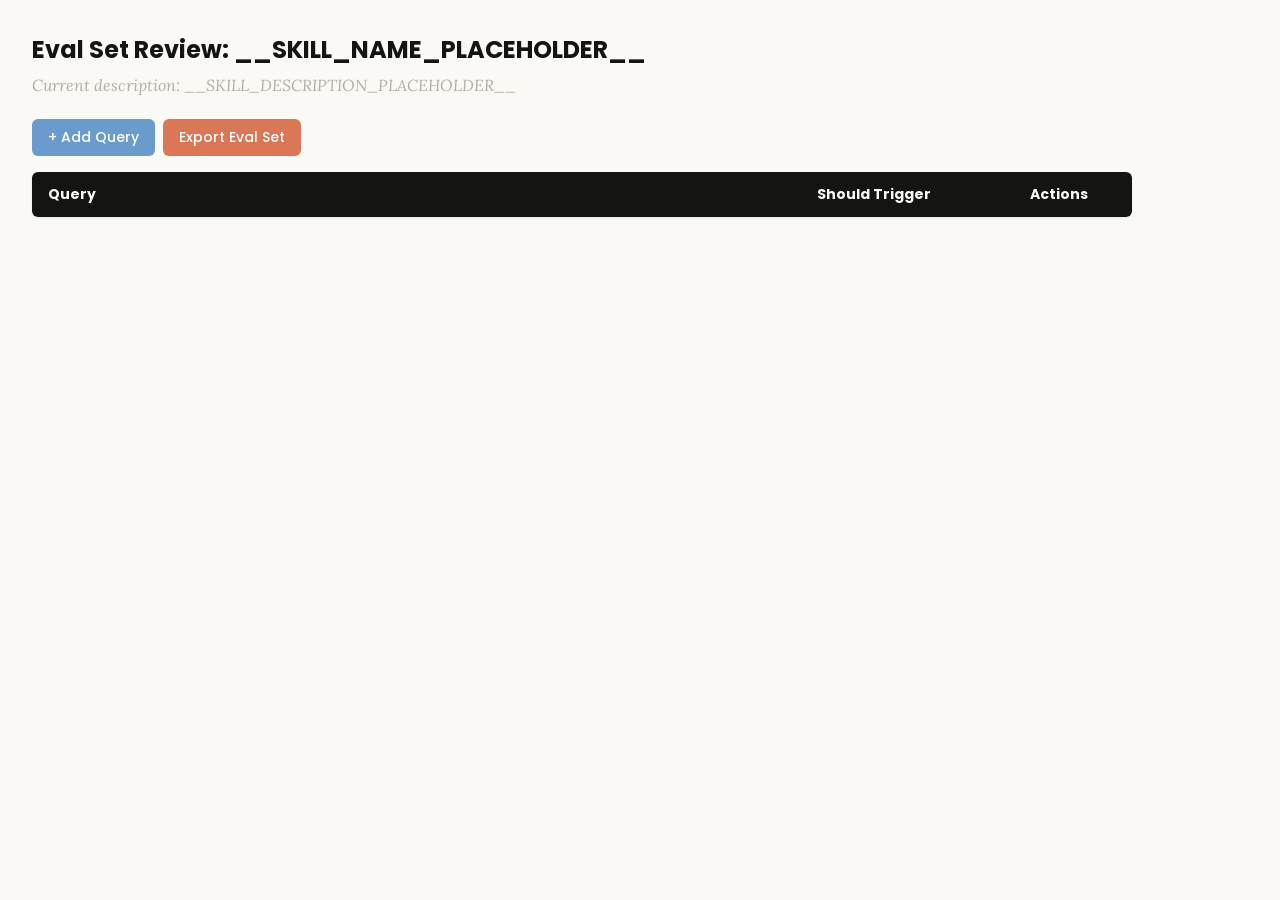
<file: _opencode/skills/skill-creator/assets/eval_review.html>
<!DOCTYPE html>
<html lang="en">
<head>
  <meta charset="UTF-8">
  <meta name="viewport" content="width=device-width, initial-scale=1.0">
  <title>Eval Set Review - __SKILL_NAME_PLACEHOLDER__</title>
  <link rel="preconnect" href="https://fonts.googleapis.com">
  <link rel="preconnect" href="https://fonts.gstatic.com" crossorigin>
  <link href="https://fonts.googleapis.com/css2?family=Poppins:wght@500;600&family=Lora:wght@400;500&display=swap" rel="stylesheet">
  <style>
    * { box-sizing: border-box; margin: 0; padding: 0; }
    body { font-family: 'Lora', Georgia, serif; background: #faf9f5; padding: 2rem; color: #141413; }
    h1 { font-family: 'Poppins', sans-serif; margin-bottom: 0.5rem; font-size: 1.5rem; }
    .description { color: #b0aea5; margin-bottom: 1.5rem; font-style: italic; max-width: 900px; }
    .controls { margin-bottom: 1rem; display: flex; gap: 0.5rem; }
    .btn { font-family: 'Poppins', sans-serif; padding: 0.5rem 1rem; border: none; border-radius: 6px; cursor: pointer; font-size: 0.875rem; font-weight: 500; }
    .btn-add { background: #6a9bcc; color: white; }
    .btn-add:hover { background: #5889b8; }
    .btn-export { background: #d97757; color: white; }
    .btn-export:hover { background: #c4613f; }
    table { width: 100%; max-width: 1100px; border-collapse: collapse; background: white; border-radius: 6px; overflow: hidden; box-shadow: 0 1px 3px rgba(0,0,0,0.08); }
    th { font-family: 'Poppins', sans-serif; background: #141413; color: #faf9f5; padding: 0.75rem 1rem; text-align: left; font-size: 0.875rem; }
    td { padding: 0.75rem 1rem; border-bottom: 1px solid #e8e6dc; vertical-align: top; }
    tr:nth-child(even) td { background: #faf9f5; }
    tr:hover td { background: #f3f1ea; }
    .section-header td { background: #e8e6dc; font-family: 'Poppins', sans-serif; font-weight: 500; font-size: 0.8rem; color: #141413; text-transform: uppercase; letter-spacing: 0.05em; }
    .query-input { width: 100%; padding: 0.4rem; border: 1px solid #e8e6dc; border-radius: 4px; font-size: 0.875rem; font-family: 'Lora', Georgia, serif; resize: vertical; min-height: 60px; }
    .query-input:focus { outline: none; border-color: #d97757; box-shadow: 0 0 0 2px rgba(217,119,87,0.15); }
    .toggle { position: relative; display: inline-block; width: 44px; height: 24px; }
    .toggle input { opacity: 0; width: 0; height: 0; }
    .toggle .slider { position: absolute; inset: 0; background: #b0aea5; border-radius: 24px; cursor: pointer; transition: 0.2s; }
    .toggle .slider::before { content: ""; position: absolute; width: 18px; height: 18px; left: 3px; bottom: 3px; background: white; border-radius: 50%; transition: 0.2s; }
    .toggle input:checked + .slider { background: #d97757; }
    .toggle input:checked + .slider::before { transform: translateX(20px); }
    .btn-delete { background: #c44; color: white; padding: 0.3rem 0.6rem; border: none; border-radius: 4px; cursor: pointer; font-size: 0.75rem; font-family: 'Poppins', sans-serif; }
    .btn-delete:hover { background: #a33; }
    .summary { margin-top: 1rem; color: #b0aea5; font-size: 0.875rem; }
  </style>
</head>
<body>
  <h1>Eval Set Review: <span id="skill-name">__SKILL_NAME_PLACEHOLDER__</span></h1>
  <p class="description">Current description: <span id="skill-desc">__SKILL_DESCRIPTION_PLACEHOLDER__</span></p>

  <div class="controls">
    <button class="btn btn-add" onclick="addRow()">+ Add Query</button>
    <button class="btn btn-export" onclick="exportEvalSet()">Export Eval Set</button>
  </div>

  <table>
    <thead>
      <tr>
        <th style="width:65%">Query</th>
        <th style="width:18%">Should Trigger</th>
        <th style="width:10%">Actions</th>
      </tr>
    </thead>
    <tbody id="eval-body"></tbody>
  </table>

  <p class="summary" id="summary"></p>

  <script>
    const EVAL_DATA = __EVAL_DATA_PLACEHOLDER__;

    let evalItems = [...EVAL_DATA];

    function render() {
      const tbody = document.getElementById('eval-body');
      tbody.innerHTML = '';

      // Sort: should-trigger first, then should-not-trigger
      const sorted = evalItems
        .map((item, origIdx) => ({ ...item, origIdx }))
        .sort((a, b) => (b.should_trigger ? 1 : 0) - (a.should_trigger ? 1 : 0));

      let lastGroup = null;
      sorted.forEach(item => {
        const group = item.should_trigger ? 'trigger' : 'no-trigger';
        if (group !== lastGroup) {
          const headerRow = document.createElement('tr');
          headerRow.className = 'section-header';
          headerRow.innerHTML = `<td colspan="3">${item.should_trigger ? 'Should Trigger' : 'Should NOT Trigger'}</td>`;
          tbody.appendChild(headerRow);
          lastGroup = group;
        }

        const idx = item.origIdx;
        const tr = document.createElement('tr');
        tr.innerHTML = `
          <td><textarea class="query-input" onchange="updateQuery(${idx}, this.value)">${escapeHtml(item.query)}</textarea></td>
          <td>
            <label class="toggle">
              <input type="checkbox" ${item.should_trigger ? 'checked' : ''} onchange="updateTrigger(${idx}, this.checked)">
              <span class="slider"></span>
            </label>
            <span style="margin-left:8px;font-size:0.8rem;color:#b0aea5">${item.should_trigger ? 'Yes' : 'No'}</span>
          </td>
          <td><button class="btn-delete" onclick="deleteRow(${idx})">Delete</button></td>
        `;
        tbody.appendChild(tr);
      });
      updateSummary();
    }

    function escapeHtml(text) {
      const div = document.createElement('div');
      div.textContent = text;
      return div.innerHTML;
    }

    function updateQuery(idx, value) { evalItems[idx].query = value; updateSummary(); }
    function updateTrigger(idx, value) { evalItems[idx].should_trigger = value; render(); }
    function deleteRow(idx) { evalItems.splice(idx, 1); render(); }

    function addRow() {
      evalItems.push({ query: '', should_trigger: true });
      render();
      const inputs = document.querySelectorAll('.query-input');
      inputs[inputs.length - 1].focus();
    }

    function updateSummary() {
      const trigger = evalItems.filter(i => i.should_trigger).length;
      const noTrigger = evalItems.filter(i => !i.should_trigger).length;
      document.getElementById('summary').textContent =
        `${evalItems.length} queries total: ${trigger} should trigger, ${noTrigger} should not trigger`;
    }

    function exportEvalSet() {
      const valid = evalItems.filter(i => i.query.trim() !== '');
      const data = valid.map(i => ({ query: i.query.trim(), should_trigger: i.should_trigger }));
      const blob = new Blob([JSON.stringify(data, null, 2)], { type: 'application/json' });
      const url = URL.createObjectURL(blob);
      const a = document.createElement('a');
      a.href = url;
      a.download = 'eval_set.json';
      document.body.appendChild(a);
      a.click();
      document.body.removeChild(a);
      URL.revokeObjectURL(url);
    }

    render();
  </script>
</body>
</html>
</file>
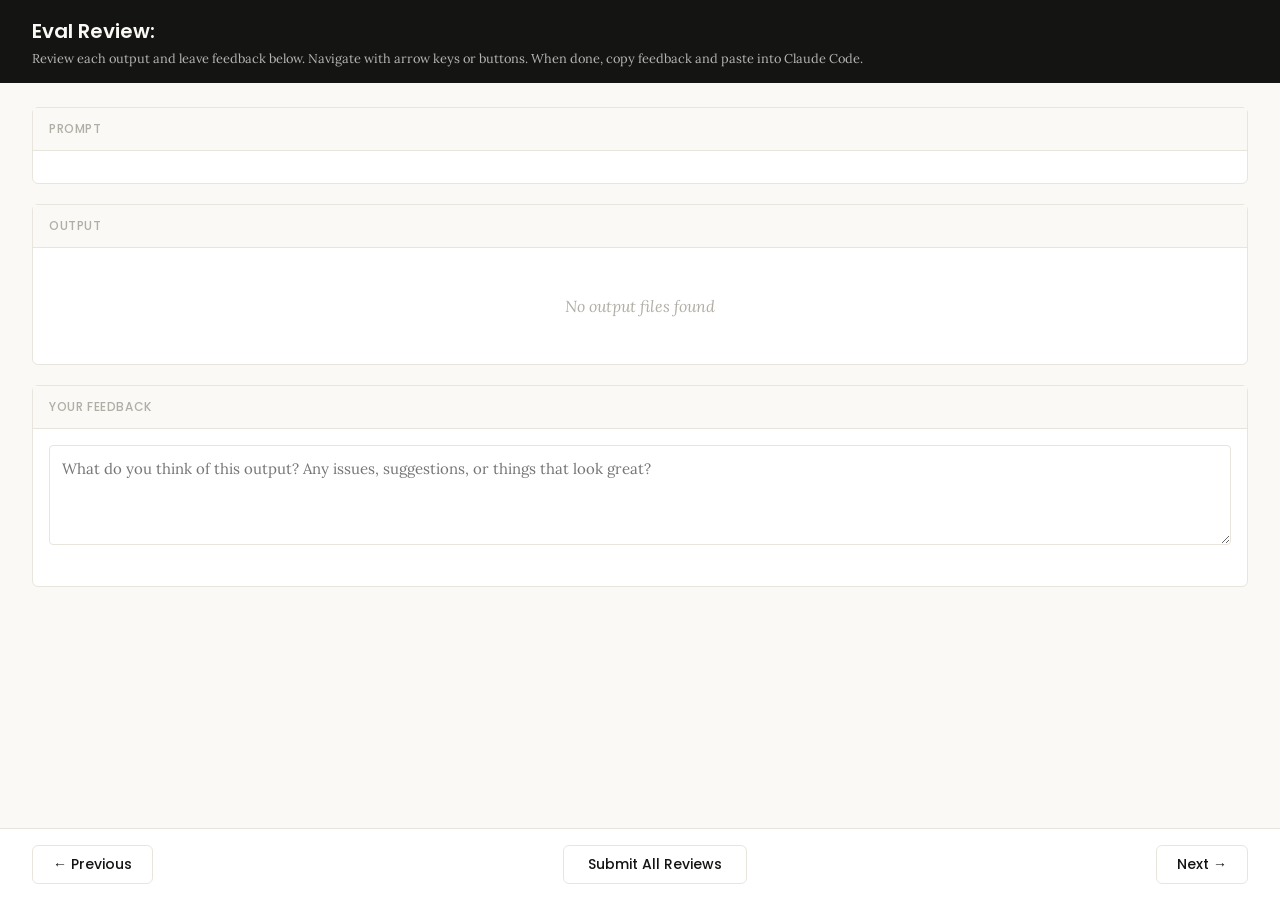
<file: _opencode/skills/skill-creator/eval-viewer/viewer.html>
<!DOCTYPE html>
<html lang="en">
<head>
  <meta charset="UTF-8">
  <meta name="viewport" content="width=device-width, initial-scale=1.0">
  <title>Eval Review</title>
  <link rel="preconnect" href="https://fonts.googleapis.com">
  <link rel="preconnect" href="https://fonts.gstatic.com" crossorigin>
  <link href="https://fonts.googleapis.com/css2?family=Poppins:wght@500;600&family=Lora:wght@400;500&display=swap" rel="stylesheet">
  <script src="https://cdn.sheetjs.com/xlsx-0.20.3/package/dist/xlsx.full.min.js" integrity="sha384-EnyY0/GSHQGSxSgMwaIPzSESbqoOLSexfnSMN2AP+39Ckmn92stwABZynq1JyzdT" crossorigin="anonymous"></script>
  <style>
    :root {
      --bg: #faf9f5;
      --surface: #ffffff;
      --border: #e8e6dc;
      --text: #141413;
      --text-muted: #b0aea5;
      --accent: #d97757;
      --accent-hover: #c4613f;
      --green: #788c5d;
      --green-bg: #eef2e8;
      --red: #c44;
      --red-bg: #fceaea;
      --header-bg: #141413;
      --header-text: #faf9f5;
      --radius: 6px;
    }

    * { box-sizing: border-box; margin: 0; padding: 0; }

    body {
      font-family: 'Lora', Georgia, serif;
      background: var(--bg);
      color: var(--text);
      height: 100vh;
      display: flex;
      flex-direction: column;
    }

    /* ---- Header ---- */
    .header {
      background: var(--header-bg);
      color: var(--header-text);
      padding: 1rem 2rem;
      display: flex;
      justify-content: space-between;
      align-items: center;
      flex-shrink: 0;
    }
    .header h1 {
      font-family: 'Poppins', sans-serif;
      font-size: 1.25rem;
      font-weight: 600;
    }
    .header .instructions {
      font-size: 0.8rem;
      opacity: 0.7;
      margin-top: 0.25rem;
    }
    .header .progress {
      font-size: 0.875rem;
      opacity: 0.8;
      text-align: right;
    }

    /* ---- Main content ---- */
    .main {
      flex: 1;
      overflow-y: auto;
      padding: 1.5rem 2rem;
      display: flex;
      flex-direction: column;
      gap: 1.25rem;
    }

    /* ---- Sections ---- */
    .section {
      background: var(--surface);
      border: 1px solid var(--border);
      border-radius: var(--radius);
      flex-shrink: 0;
    }
    .section-header {
      font-family: 'Poppins', sans-serif;
      padding: 0.75rem 1rem;
      font-size: 0.75rem;
      font-weight: 500;
      text-transform: uppercase;
      letter-spacing: 0.05em;
      color: var(--text-muted);
      border-bottom: 1px solid var(--border);
      background: var(--bg);
    }
    .section-body {
      padding: 1rem;
    }

    /* ---- Config badge ---- */
    .config-badge {
      display: inline-block;
      padding: 0.2rem 0.625rem;
      border-radius: 9999px;
      font-family: 'Poppins', sans-serif;
      font-size: 0.6875rem;
      font-weight: 600;
      text-transform: uppercase;
      letter-spacing: 0.03em;
      margin-left: 0.75rem;
      vertical-align: middle;
    }
    .config-badge.config-primary {
      background: rgba(33, 150, 243, 0.12);
      color: #1976d2;
    }
    .config-badge.config-baseline {
      background: rgba(255, 193, 7, 0.15);
      color: #f57f17;
    }

    /* ---- Prompt ---- */
    .prompt-text {
      white-space: pre-wrap;
      font-size: 0.9375rem;
      line-height: 1.6;
    }

    /* ---- Outputs ---- */
    .output-file {
      border: 1px solid var(--border);
      border-radius: var(--radius);
      overflow: hidden;
    }
    .output-file + .output-file {
      margin-top: 1rem;
    }
    .output-file-header {
      padding: 0.5rem 0.75rem;
      font-size: 0.8rem;
      font-weight: 600;
      color: var(--text-muted);
      background: var(--bg);
      border-bottom: 1px solid var(--border);
      font-family: 'SF Mono', SFMono-Regular, Consolas, 'Liberation Mono', Menlo, monospace;
      display: flex;
      justify-content: space-between;
      align-items: center;
    }
    .output-file-header .dl-btn {
      font-size: 0.7rem;
      color: var(--accent);
      text-decoration: none;
      cursor: pointer;
      font-family: -apple-system, BlinkMacSystemFont, 'Segoe UI', sans-serif;
      font-weight: 500;
      opacity: 0.8;
    }
    .output-file-header .dl-btn:hover {
      opacity: 1;
      text-decoration: underline;
    }
    .output-file-content {
      padding: 0.75rem;
      overflow-x: auto;
    }
    .output-file-content pre {
      font-size: 0.8125rem;
      line-height: 1.5;
      white-space: pre-wrap;
      word-break: break-word;
      font-family: 'SF Mono', SFMono-Regular, Consolas, 'Liberation Mono', Menlo, monospace;
    }
    .output-file-content img {
      max-width: 100%;
      height: auto;
      border-radius: 4px;
    }
    .output-file-content iframe {
      width: 100%;
      height: 600px;
      border: none;
    }
    .output-file-content table {
      border-collapse: collapse;
      font-size: 0.8125rem;
      width: 100%;
    }
    .output-file-content table td,
    .output-file-content table th {
      border: 1px solid var(--border);
      padding: 0.375rem 0.5rem;
      text-align: left;
    }
    .output-file-content table th {
      background: var(--bg);
      font-weight: 600;
    }
    .output-file-content .download-link {
      display: inline-flex;
      align-items: center;
      gap: 0.5rem;
      padding: 0.5rem 1rem;
      background: var(--bg);
      border: 1px solid var(--border);
      border-radius: 4px;
      color: var(--accent);
      text-decoration: none;
      font-size: 0.875rem;
      cursor: pointer;
    }
    .output-file-content .download-link:hover {
      background: var(--border);
    }
    .empty-state {
      color: var(--text-muted);
      font-style: italic;
      padding: 2rem;
      text-align: center;
    }

    /* ---- Feedback ---- */
    .prev-feedback {
      background: var(--bg);
      border: 1px solid var(--border);
      border-radius: 4px;
      padding: 0.625rem 0.75rem;
      margin-top: 0.75rem;
      font-size: 0.8125rem;
      color: var(--text-muted);
      line-height: 1.5;
    }
    .prev-feedback-label {
      font-size: 0.7rem;
      font-weight: 600;
      text-transform: uppercase;
      letter-spacing: 0.04em;
      margin-bottom: 0.25rem;
      color: var(--text-muted);
    }
    .feedback-textarea {
      width: 100%;
      min-height: 100px;
      padding: 0.75rem;
      border: 1px solid var(--border);
      border-radius: 4px;
      font-family: inherit;
      font-size: 0.9375rem;
      line-height: 1.5;
      resize: vertical;
      color: var(--text);
    }
    .feedback-textarea:focus {
      outline: none;
      border-color: var(--accent);
      box-shadow: 0 0 0 3px rgba(37, 99, 235, 0.1);
    }
    .feedback-status {
      font-size: 0.75rem;
      color: var(--text-muted);
      margin-top: 0.5rem;
      min-height: 1.1em;
    }

    /* ---- Grades (collapsible) ---- */
    .grades-toggle {
      display: flex;
      align-items: center;
      cursor: pointer;
      user-select: none;
    }
    .grades-toggle:hover {
      color: var(--accent);
    }
    .grades-toggle .arrow {
      margin-right: 0.5rem;
      transition: transform 0.15s;
      font-size: 0.75rem;
    }
    .grades-toggle .arrow.open {
      transform: rotate(90deg);
    }
    .grades-content {
      display: none;
      margin-top: 0.75rem;
    }
    .grades-content.open {
      display: block;
    }
    .grades-summary {
      font-size: 0.875rem;
      margin-bottom: 0.75rem;
      display: flex;
      align-items: center;
      gap: 0.5rem;
    }
    .grade-badge {
      display: inline-block;
      padding: 0.125rem 0.5rem;
      border-radius: 9999px;
      font-size: 0.75rem;
      font-weight: 600;
    }
    .grade-pass { background: var(--green-bg); color: var(--green); }
    .grade-fail { background: var(--red-bg); color: var(--red); }
    .assertion-list {
      list-style: none;
    }
    .assertion-item {
      padding: 0.625rem 0;
      border-bottom: 1px solid var(--border);
      font-size: 0.8125rem;
    }
    .assertion-item:last-child { border-bottom: none; }
    .assertion-status {
      font-weight: 600;
      margin-right: 0.5rem;
    }
    .assertion-status.pass { color: var(--green); }
    .assertion-status.fail { color: var(--red); }
    .assertion-evidence {
      color: var(--text-muted);
      font-size: 0.75rem;
      margin-top: 0.25rem;
      padding-left: 1.5rem;
    }

    /* ---- View tabs ---- */
    .view-tabs {
      display: flex;
      gap: 0;
      padding: 0 2rem;
      background: var(--bg);
      border-bottom: 1px solid var(--border);
      flex-shrink: 0;
    }
    .view-tab {
      font-family: 'Poppins', sans-serif;
      padding: 0.625rem 1.25rem;
      font-size: 0.8125rem;
      font-weight: 500;
      cursor: pointer;
      border: none;
      background: none;
      color: var(--text-muted);
      border-bottom: 2px solid transparent;
      transition: all 0.15s;
    }
    .view-tab:hover { color: var(--text); }
    .view-tab.active {
      color: var(--accent);
      border-bottom-color: var(--accent);
    }
    .view-panel { display: none; }
    .view-panel.active { display: flex; flex-direction: column; flex: 1; overflow: hidden; }

    /* ---- Benchmark view ---- */
    .benchmark-view {
      padding: 1.5rem 2rem;
      overflow-y: auto;
      flex: 1;
    }
    .benchmark-table {
      border-collapse: collapse;
      background: var(--surface);
      border: 1px solid var(--border);
      border-radius: var(--radius);
      font-size: 0.8125rem;
      width: 100%;
      margin-bottom: 1.5rem;
    }
    .benchmark-table th, .benchmark-table td {
      padding: 0.625rem 0.75rem;
      text-align: left;
      border: 1px solid var(--border);
    }
    .benchmark-table th {
      font-family: 'Poppins', sans-serif;
      background: var(--header-bg);
      color: var(--header-text);
      font-weight: 500;
      font-size: 0.75rem;
      text-transform: uppercase;
      letter-spacing: 0.04em;
    }
    .benchmark-table tr:hover { background: var(--bg); }
    .benchmark-table tr.benchmark-row-with { background: rgba(33, 150, 243, 0.06); }
    .benchmark-table tr.benchmark-row-without { background: rgba(255, 193, 7, 0.06); }
    .benchmark-table tr.benchmark-row-with:hover { background: rgba(33, 150, 243, 0.12); }
    .benchmark-table tr.benchmark-row-without:hover { background: rgba(255, 193, 7, 0.12); }
    .benchmark-table tr.benchmark-row-avg { font-weight: 600; border-top: 2px solid var(--border); }
    .benchmark-table tr.benchmark-row-avg.benchmark-row-with { background: rgba(33, 150, 243, 0.12); }
    .benchmark-table tr.benchmark-row-avg.benchmark-row-without { background: rgba(255, 193, 7, 0.12); }
    .benchmark-delta-positive { color: var(--green); font-weight: 600; }
    .benchmark-delta-negative { color: var(--red); font-weight: 600; }
    .benchmark-notes {
      background: var(--surface);
      border: 1px solid var(--border);
      border-radius: var(--radius);
      padding: 1rem;
    }
    .benchmark-notes h3 {
      font-family: 'Poppins', sans-serif;
      font-size: 0.875rem;
      margin-bottom: 0.75rem;
    }
    .benchmark-notes ul {
      list-style: disc;
      padding-left: 1.25rem;
    }
    .benchmark-notes li {
      font-size: 0.8125rem;
      line-height: 1.6;
      margin-bottom: 0.375rem;
    }
    .benchmark-empty {
      color: var(--text-muted);
      font-style: italic;
      text-align: center;
      padding: 3rem;
    }

    /* ---- Navigation ---- */
    .nav {
      display: flex;
      justify-content: space-between;
      align-items: center;
      padding: 1rem 2rem;
      border-top: 1px solid var(--border);
      background: var(--surface);
      flex-shrink: 0;
    }
    .nav-btn {
      font-family: 'Poppins', sans-serif;
      padding: 0.5rem 1.25rem;
      border: 1px solid var(--border);
      border-radius: var(--radius);
      background: var(--surface);
      cursor: pointer;
      font-size: 0.875rem;
      font-weight: 500;
      color: var(--text);
      transition: all 0.15s;
    }
    .nav-btn:hover:not(:disabled) {
      background: var(--bg);
      border-color: var(--text-muted);
    }
    .nav-btn:disabled {
      opacity: 0.4;
      cursor: not-allowed;
    }
    .done-btn {
      font-family: 'Poppins', sans-serif;
      padding: 0.5rem 1.5rem;
      border: 1px solid var(--border);
      border-radius: var(--radius);
      background: var(--surface);
      color: var(--text);
      cursor: pointer;
      font-size: 0.875rem;
      font-weight: 500;
      transition: all 0.15s;
    }
    .done-btn:hover {
      background: var(--bg);
      border-color: var(--text-muted);
    }
    .done-btn.ready {
      border: none;
      background: var(--accent);
      color: white;
      font-weight: 600;
    }
    .done-btn.ready:hover {
      background: var(--accent-hover);
    }
    /* ---- Done overlay ---- */
    .done-overlay {
      display: none;
      position: fixed;
      inset: 0;
      background: rgba(0, 0, 0, 0.5);
      z-index: 100;
      justify-content: center;
      align-items: center;
    }
    .done-overlay.visible {
      display: flex;
    }
    .done-card {
      background: var(--surface);
      border-radius: 12px;
      padding: 2rem 3rem;
      text-align: center;
      box-shadow: 0 20px 60px rgba(0, 0, 0, 0.3);
      max-width: 500px;
    }
    .done-card h2 {
      font-size: 1.5rem;
      margin-bottom: 0.5rem;
    }
    .done-card p {
      color: var(--text-muted);
      margin-bottom: 1.5rem;
      line-height: 1.5;
    }
    .done-card .btn-row {
      display: flex;
      gap: 0.5rem;
      justify-content: center;
    }
    .done-card button {
      padding: 0.5rem 1.25rem;
      border: 1px solid var(--border);
      border-radius: var(--radius);
      background: var(--surface);
      cursor: pointer;
      font-size: 0.875rem;
    }
    .done-card button:hover {
      background: var(--bg);
    }
    /* ---- Toast ---- */
    .toast {
      position: fixed;
      bottom: 5rem;
      left: 50%;
      transform: translateX(-50%);
      background: var(--header-bg);
      color: var(--header-text);
      padding: 0.625rem 1.25rem;
      border-radius: var(--radius);
      font-size: 0.875rem;
      opacity: 0;
      transition: opacity 0.3s;
      pointer-events: none;
      z-index: 200;
    }
    .toast.visible {
      opacity: 1;
    }
  </style>
</head>
<body>
  <div id="app" style="height:100vh; display:flex; flex-direction:column;">
    <div class="header">
      <div>
        <h1>Eval Review: <span id="skill-name"></span></h1>
        <div class="instructions">Review each output and leave feedback below. Navigate with arrow keys or buttons. When done, copy feedback and paste into Claude Code.</div>
      </div>
      <div class="progress" id="progress"></div>
    </div>

    <!-- View tabs (only shown when benchmark data exists) -->
    <div class="view-tabs" id="view-tabs" style="display:none;">
      <button class="view-tab active" onclick="switchView('outputs')">Outputs</button>
      <button class="view-tab" onclick="switchView('benchmark')">Benchmark</button>
    </div>

    <!-- Outputs panel (qualitative review) -->
    <div class="view-panel active" id="panel-outputs">
    <div class="main">
      <!-- Prompt -->
      <div class="section">
        <div class="section-header">Prompt <span class="config-badge" id="config-badge" style="display:none;"></span></div>
        <div class="section-body">
          <div class="prompt-text" id="prompt-text"></div>
        </div>
      </div>

      <!-- Outputs -->
      <div class="section">
        <div class="section-header">Output</div>
        <div class="section-body" id="outputs-body">
          <div class="empty-state">No output files found</div>
        </div>
      </div>

      <!-- Previous Output (collapsible) -->
      <div class="section" id="prev-outputs-section" style="display:none;">
        <div class="section-header">
          <div class="grades-toggle" onclick="togglePrevOutputs()">
            <span class="arrow" id="prev-outputs-arrow">&#9654;</span>
            Previous Output
          </div>
        </div>
        <div class="grades-content" id="prev-outputs-content"></div>
      </div>

      <!-- Grades (collapsible) -->
      <div class="section" id="grades-section" style="display:none;">
        <div class="section-header">
          <div class="grades-toggle" onclick="toggleGrades()">
            <span class="arrow" id="grades-arrow">&#9654;</span>
            Formal Grades
          </div>
        </div>
        <div class="grades-content" id="grades-content"></div>
      </div>

      <!-- Feedback -->
      <div class="section">
        <div class="section-header">Your Feedback</div>
        <div class="section-body">
          <textarea
            class="feedback-textarea"
            id="feedback"
            placeholder="What do you think of this output? Any issues, suggestions, or things that look great?"
          ></textarea>
          <div class="feedback-status" id="feedback-status"></div>
          <div class="prev-feedback" id="prev-feedback" style="display:none;">
            <div class="prev-feedback-label">Previous feedback</div>
            <div id="prev-feedback-text"></div>
          </div>
        </div>
      </div>
    </div>

    <div class="nav" id="outputs-nav">
      <button class="nav-btn" id="prev-btn" onclick="navigate(-1)">&#8592; Previous</button>
      <button class="done-btn" id="done-btn" onclick="showDoneDialog()">Submit All Reviews</button>
      <button class="nav-btn" id="next-btn" onclick="navigate(1)">Next &#8594;</button>
    </div>
    </div><!-- end panel-outputs -->

    <!-- Benchmark panel (quantitative stats) -->
    <div class="view-panel" id="panel-benchmark">
      <div class="benchmark-view" id="benchmark-content">
        <div class="benchmark-empty">No benchmark data available. Run a benchmark to see quantitative results here.</div>
      </div>
    </div>
  </div>

  <!-- Done overlay -->
  <div class="done-overlay" id="done-overlay">
    <div class="done-card">
      <h2>Review Complete</h2>
      <p>Your feedback has been saved. Go back to your Claude Code session and tell Claude you're done reviewing.</p>
      <div class="btn-row">
        <button onclick="closeDoneDialog()">OK</button>
      </div>
    </div>
  </div>

  <!-- Toast -->
  <div class="toast" id="toast"></div>

  <script>
    // ---- Embedded data (injected by generate_review.py) ----
    /*__EMBEDDED_DATA__*/

    // ---- State ----
    let feedbackMap = {};  // run_id -> feedback text
    let currentIndex = 0;
    let visitedRuns = new Set();

    // ---- Init ----
    async function init() {
      // Load saved feedback from server — but only if this isn't a fresh
      // iteration (indicated by previous_feedback being present). When
      // previous feedback exists, the feedback.json on disk is stale from
      // the prior iteration and should not pre-fill the textareas.
      const hasPrevious = Object.keys(EMBEDDED_DATA.previous_feedback || {}).length > 0
        || Object.keys(EMBEDDED_DATA.previous_outputs || {}).length > 0;
      if (!hasPrevious) {
        try {
          const resp = await fetch("/api/feedback");
          const data = await resp.json();
          if (data.reviews) {
            for (const r of data.reviews) feedbackMap[r.run_id] = r.feedback;
          }
        } catch { /* first run, no feedback yet */ }
      }

      document.getElementById("skill-name").textContent = EMBEDDED_DATA.skill_name;
      showRun(0);

      // Wire up feedback auto-save
      const textarea = document.getElementById("feedback");
      let saveTimeout = null;
      textarea.addEventListener("input", () => {
        clearTimeout(saveTimeout);
        document.getElementById("feedback-status").textContent = "";
        saveTimeout = setTimeout(() => saveCurrentFeedback(), 800);
      });
    }

    // ---- Navigation ----
    function navigate(delta) {
      const newIndex = currentIndex + delta;
      if (newIndex >= 0 && newIndex < EMBEDDED_DATA.runs.length) {
        saveCurrentFeedback();
        showRun(newIndex);
      }
    }

    function updateNavButtons() {
      document.getElementById("prev-btn").disabled = currentIndex === 0;
      document.getElementById("next-btn").disabled =
        currentIndex === EMBEDDED_DATA.runs.length - 1;
    }

    // ---- Show a run ----
    function showRun(index) {
      currentIndex = index;
      const run = EMBEDDED_DATA.runs[index];

      // Progress
      document.getElementById("progress").textContent =
        `${index + 1} of ${EMBEDDED_DATA.runs.length}`;

      // Prompt
      document.getElementById("prompt-text").textContent = run.prompt;

      // Config badge
      const badge = document.getElementById("config-badge");
      const configMatch = run.id.match(/(with_skill|without_skill|new_skill|old_skill)/);
      if (configMatch) {
        const config = configMatch[1];
        const isBaseline = config === "without_skill" || config === "old_skill";
        badge.textContent = config.replace(/_/g, " ");
        badge.className = "config-badge " + (isBaseline ? "config-baseline" : "config-primary");
        badge.style.display = "inline-block";
      } else {
        badge.style.display = "none";
      }

      // Outputs
      renderOutputs(run);

      // Previous outputs
      renderPrevOutputs(run);

      // Grades
      renderGrades(run);

      // Previous feedback
      const prevFb = (EMBEDDED_DATA.previous_feedback || {})[run.id];
      const prevEl = document.getElementById("prev-feedback");
      if (prevFb) {
        document.getElementById("prev-feedback-text").textContent = prevFb;
        prevEl.style.display = "block";
      } else {
        prevEl.style.display = "none";
      }

      // Feedback
      document.getElementById("feedback").value = feedbackMap[run.id] || "";
      document.getElementById("feedback-status").textContent = "";

      updateNavButtons();

      // Track visited runs and promote done button when all visited
      visitedRuns.add(index);
      const doneBtn = document.getElementById("done-btn");
      if (visitedRuns.size >= EMBEDDED_DATA.runs.length) {
        doneBtn.classList.add("ready");
      }

      // Scroll main content to top
      document.querySelector(".main").scrollTop = 0;
    }

    // ---- Render outputs ----
    function renderOutputs(run) {
      const container = document.getElementById("outputs-body");
      container.innerHTML = "";

      const outputs = run.outputs || [];
      if (outputs.length === 0) {
        container.innerHTML = '<div class="empty-state">No output files</div>';
        return;
      }

      for (const file of outputs) {
        const fileDiv = document.createElement("div");
        fileDiv.className = "output-file";

        // Always show file header with download link
        const header = document.createElement("div");
        header.className = "output-file-header";
        const nameSpan = document.createElement("span");
        nameSpan.textContent = file.name;
        header.appendChild(nameSpan);
        const dlBtn = document.createElement("a");
        dlBtn.className = "dl-btn";
        dlBtn.textContent = "Download";
        dlBtn.download = file.name;
        dlBtn.href = getDownloadUri(file);
        header.appendChild(dlBtn);
        fileDiv.appendChild(header);

        const content = document.createElement("div");
        content.className = "output-file-content";

        if (file.type === "text") {
          const pre = document.createElement("pre");
          pre.textContent = file.content;
          content.appendChild(pre);
        } else if (file.type === "image") {
          const img = document.createElement("img");
          img.src = file.data_uri;
          img.alt = file.name;
          content.appendChild(img);
        } else if (file.type === "pdf") {
          const iframe = document.createElement("iframe");
          iframe.src = file.data_uri;
          content.appendChild(iframe);
        } else if (file.type === "xlsx") {
          renderXlsx(content, file.data_b64);
        } else if (file.type === "binary") {
          const a = document.createElement("a");
          a.className = "download-link";
          a.href = file.data_uri;
          a.download = file.name;
          a.textContent = "Download " + file.name;
          content.appendChild(a);
        } else if (file.type === "error") {
          const pre = document.createElement("pre");
          pre.textContent = file.content;
          pre.style.color = "var(--red)";
          content.appendChild(pre);
        }

        fileDiv.appendChild(content);
        container.appendChild(fileDiv);
      }
    }

    // ---- XLSX rendering via SheetJS ----
    function renderXlsx(container, b64Data) {
      try {
        const raw = Uint8Array.from(atob(b64Data), c => c.charCodeAt(0));
        const wb = XLSX.read(raw, { type: "array" });

        for (let i = 0; i < wb.SheetNames.length; i++) {
          const sheetName = wb.SheetNames[i];
          const ws = wb.Sheets[sheetName];

          if (wb.SheetNames.length > 1) {
            const sheetLabel = document.createElement("div");
            sheetLabel.style.cssText =
              "font-weight:600; font-size:0.8rem; color:#b0aea5; margin-top:0.5rem; margin-bottom:0.25rem;";
            sheetLabel.textContent = "Sheet: " + sheetName;
            container.appendChild(sheetLabel);
          }

          const htmlStr = XLSX.utils.sheet_to_html(ws, { editable: false });
          const wrapper = document.createElement("div");
          wrapper.innerHTML = htmlStr;
          container.appendChild(wrapper);
        }
      } catch (err) {
        container.textContent = "Error rendering spreadsheet: " + err.message;
      }
    }

    // ---- Grades ----
    function renderGrades(run) {
      const section = document.getElementById("grades-section");
      const content = document.getElementById("grades-content");

      if (!run.grading) {
        section.style.display = "none";
        return;
      }

      const grading = run.grading;
      section.style.display = "block";
      // Reset to collapsed
      content.classList.remove("open");
      document.getElementById("grades-arrow").classList.remove("open");

      const summary = grading.summary || {};
      const expectations = grading.expectations || [];

      let html = '<div style="padding: 1rem;">';

      // Summary line
      const passRate = summary.pass_rate != null
        ? Math.round(summary.pass_rate * 100) + "%"
        : "?";
      const badgeClass = summary.pass_rate >= 0.8 ? "grade-pass" : summary.pass_rate >= 0.5 ? "" : "grade-fail";
      html += '<div class="grades-summary">';
      html += '<span class="grade-badge ' + badgeClass + '">' + passRate + '</span>';
      html += '<span>' + (summary.passed || 0) + ' passed, ' + (summary.failed || 0) + ' failed of ' + (summary.total || 0) + '</span>';
      html += '</div>';

      // Assertions list
      html += '<ul class="assertion-list">';
      for (const exp of expectations) {
        const statusClass = exp.passed ? "pass" : "fail";
        const statusIcon = exp.passed ? "\u2713" : "\u2717";
        html += '<li class="assertion-item">';
        html += '<span class="assertion-status ' + statusClass + '">' + statusIcon + '</span>';
        html += '<span>' + escapeHtml(exp.text) + '</span>';
        if (exp.evidence) {
          html += '<div class="assertion-evidence">' + escapeHtml(exp.evidence) + '</div>';
        }
        html += '</li>';
      }
      html += '</ul>';

      html += '</div>';
      content.innerHTML = html;
    }

    function toggleGrades() {
      const content = document.getElementById("grades-content");
      const arrow = document.getElementById("grades-arrow");
      content.classList.toggle("open");
      arrow.classList.toggle("open");
    }

    // ---- Previous outputs (collapsible) ----
    function renderPrevOutputs(run) {
      const section = document.getElementById("prev-outputs-section");
      const content = document.getElementById("prev-outputs-content");
      const prevOutputs = (EMBEDDED_DATA.previous_outputs || {})[run.id];

      if (!prevOutputs || prevOutputs.length === 0) {
        section.style.display = "none";
        return;
      }

      section.style.display = "block";
      // Reset to collapsed
      content.classList.remove("open");
      document.getElementById("prev-outputs-arrow").classList.remove("open");

      // Render the files into the content area
      content.innerHTML = "";
      const wrapper = document.createElement("div");
      wrapper.style.padding = "1rem";

      for (const file of prevOutputs) {
        const fileDiv = document.createElement("div");
        fileDiv.className = "output-file";

        const header = document.createElement("div");
        header.className = "output-file-header";
        const nameSpan = document.createElement("span");
        nameSpan.textContent = file.name;
        header.appendChild(nameSpan);
        const dlBtn = document.createElement("a");
        dlBtn.className = "dl-btn";
        dlBtn.textContent = "Download";
        dlBtn.download = file.name;
        dlBtn.href = getDownloadUri(file);
        header.appendChild(dlBtn);
        fileDiv.appendChild(header);

        const fc = document.createElement("div");
        fc.className = "output-file-content";

        if (file.type === "text") {
          const pre = document.createElement("pre");
          pre.textContent = file.content;
          fc.appendChild(pre);
        } else if (file.type === "image") {
          const img = document.createElement("img");
          img.src = file.data_uri;
          img.alt = file.name;
          fc.appendChild(img);
        } else if (file.type === "pdf") {
          const iframe = document.createElement("iframe");
          iframe.src = file.data_uri;
          fc.appendChild(iframe);
        } else if (file.type === "xlsx") {
          renderXlsx(fc, file.data_b64);
        } else if (file.type === "binary") {
          const a = document.createElement("a");
          a.className = "download-link";
          a.href = file.data_uri;
          a.download = file.name;
          a.textContent = "Download " + file.name;
          fc.appendChild(a);
        }

        fileDiv.appendChild(fc);
        wrapper.appendChild(fileDiv);
      }

      content.appendChild(wrapper);
    }

    function togglePrevOutputs() {
      const content = document.getElementById("prev-outputs-content");
      const arrow = document.getElementById("prev-outputs-arrow");
      content.classList.toggle("open");
      arrow.classList.toggle("open");
    }

    // ---- Feedback (saved to server -> feedback.json) ----
    function saveCurrentFeedback() {
      const run = EMBEDDED_DATA.runs[currentIndex];
      const text = document.getElementById("feedback").value;

      if (text.trim() === "") {
        delete feedbackMap[run.id];
      } else {
        feedbackMap[run.id] = text;
      }

      // Build reviews array from map
      const reviews = [];
      for (const [run_id, feedback] of Object.entries(feedbackMap)) {
        if (feedback.trim()) {
          reviews.push({ run_id, feedback, timestamp: new Date().toISOString() });
        }
      }

      fetch("/api/feedback", {
        method: "POST",
        headers: { "Content-Type": "application/json" },
        body: JSON.stringify({ reviews, status: "in_progress" }),
      }).then(() => {
        document.getElementById("feedback-status").textContent = "Saved";
      }).catch(() => {
        // Static mode or server unavailable — no-op on auto-save,
        // feedback will be downloaded on final submit
        document.getElementById("feedback-status").textContent = "Will download on submit";
      });
    }

    // ---- Done ----
    function showDoneDialog() {
      // Save current textarea to feedbackMap (but don't POST yet)
      const run = EMBEDDED_DATA.runs[currentIndex];
      const text = document.getElementById("feedback").value;
      if (text.trim() === "") {
        delete feedbackMap[run.id];
      } else {
        feedbackMap[run.id] = text;
      }

      // POST once with status: complete — include ALL runs so the model
      // can distinguish "no feedback" (looks good) from "not reviewed"
      const reviews = [];
      const ts = new Date().toISOString();
      for (const r of EMBEDDED_DATA.runs) {
        reviews.push({ run_id: r.id, feedback: feedbackMap[r.id] || "", timestamp: ts });
      }
      const payload = JSON.stringify({ reviews, status: "complete" }, null, 2);
      fetch("/api/feedback", {
        method: "POST",
        headers: { "Content-Type": "application/json" },
        body: payload,
      }).then(() => {
        document.getElementById("done-overlay").classList.add("visible");
      }).catch(() => {
        // Server not available (static mode) — download as file
        const blob = new Blob([payload], { type: "application/json" });
        const url = URL.createObjectURL(blob);
        const a = document.createElement("a");
        a.href = url;
        a.download = "feedback.json";
        a.click();
        URL.revokeObjectURL(url);
        document.getElementById("done-overlay").classList.add("visible");
      });
    }

    function closeDoneDialog() {
      // Reset status back to in_progress
      saveCurrentFeedback();
      document.getElementById("done-overlay").classList.remove("visible");
    }

    // ---- Toast ----
    function showToast(message) {
      const toast = document.getElementById("toast");
      toast.textContent = message;
      toast.classList.add("visible");
      setTimeout(() => toast.classList.remove("visible"), 2000);
    }

    // ---- Keyboard nav ----
    document.addEventListener("keydown", (e) => {
      // Don't capture when typing in textarea
      if (e.target.tagName === "TEXTAREA") return;

      if (e.key === "ArrowLeft" || e.key === "ArrowUp") {
        e.preventDefault();
        navigate(-1);
      } else if (e.key === "ArrowRight" || e.key === "ArrowDown") {
        e.preventDefault();
        navigate(1);
      }
    });

    // ---- Util ----
    function getDownloadUri(file) {
      if (file.data_uri) return file.data_uri;
      if (file.data_b64) return "data:application/octet-stream;base64," + file.data_b64;
      if (file.type === "text") return "data:text/plain;charset=utf-8," + encodeURIComponent(file.content);
      return "#";
    }

    function escapeHtml(text) {
      const div = document.createElement("div");
      div.textContent = text;
      return div.innerHTML;
    }

    // ---- View switching ----
    function switchView(view) {
      document.querySelectorAll(".view-tab").forEach(t => t.classList.remove("active"));
      document.querySelectorAll(".view-panel").forEach(p => p.classList.remove("active"));
      document.querySelector(`[onclick="switchView('${view}')"]`).classList.add("active");
      document.getElementById("panel-" + view).classList.add("active");
    }

    // ---- Benchmark rendering ----
    function renderBenchmark() {
      const data = EMBEDDED_DATA.benchmark;
      if (!data) return;

      // Show the tabs
      document.getElementById("view-tabs").style.display = "flex";

      const container = document.getElementById("benchmark-content");
      const summary = data.run_summary || {};
      const metadata = data.metadata || {};
      const notes = data.notes || [];

      let html = "";

      // Header
      html += "<h2 style='font-family: Poppins, sans-serif; margin-bottom: 0.5rem;'>Benchmark Results</h2>";
      html += "<p style='color: var(--text-muted); font-size: 0.875rem; margin-bottom: 1.25rem;'>";
      if (metadata.skill_name) html += "<strong>" + escapeHtml(metadata.skill_name) + "</strong> &mdash; ";
      if (metadata.timestamp) html += metadata.timestamp + " &mdash; ";
      if (metadata.evals_run) html += "Evals: " + metadata.evals_run.join(", ") + " &mdash; ";
      html += (metadata.runs_per_configuration || "?") + " runs per configuration";
      html += "</p>";

      // Summary table
      html += '<table class="benchmark-table">';

      function fmtStat(stat, pct) {
        if (!stat) return "—";
        const suffix = pct ? "%" : "";
        const m = pct ? (stat.mean * 100).toFixed(0) : stat.mean.toFixed(1);
        const s = pct ? (stat.stddev * 100).toFixed(0) : stat.stddev.toFixed(1);
        return m + suffix + " ± " + s + suffix;
      }

      function deltaClass(val) {
        if (!val) return "";
        const n = parseFloat(val);
        if (n > 0) return "benchmark-delta-positive";
        if (n < 0) return "benchmark-delta-negative";
        return "";
      }

      // Discover config names dynamically (everything except "delta")
      const configs = Object.keys(summary).filter(k => k !== "delta");
      const configA = configs[0] || "config_a";
      const configB = configs[1] || "config_b";
      const labelA = configA.replace(/_/g, " ").replace(/\b\w/g, c => c.toUpperCase());
      const labelB = configB.replace(/_/g, " ").replace(/\b\w/g, c => c.toUpperCase());
      const a = summary[configA] || {};
      const b = summary[configB] || {};
      const delta = summary.delta || {};

      html += "<thead><tr><th>Metric</th><th>" + escapeHtml(labelA) + "</th><th>" + escapeHtml(labelB) + "</th><th>Delta</th></tr></thead>";
      html += "<tbody>";

      html += "<tr><td><strong>Pass Rate</strong></td>";
      html += "<td>" + fmtStat(a.pass_rate, true) + "</td>";
      html += "<td>" + fmtStat(b.pass_rate, true) + "</td>";
      html += '<td class="' + deltaClass(delta.pass_rate) + '">' + (delta.pass_rate || "—") + "</td></tr>";

      // Time (only show row if data exists)
      if (a.time_seconds || b.time_seconds) {
        html += "<tr><td><strong>Time (s)</strong></td>";
        html += "<td>" + fmtStat(a.time_seconds, false) + "</td>";
        html += "<td>" + fmtStat(b.time_seconds, false) + "</td>";
        html += '<td class="' + deltaClass(delta.time_seconds) + '">' + (delta.time_seconds ? delta.time_seconds + "s" : "—") + "</td></tr>";
      }

      // Tokens (only show row if data exists)
      if (a.tokens || b.tokens) {
        html += "<tr><td><strong>Tokens</strong></td>";
        html += "<td>" + fmtStat(a.tokens, false) + "</td>";
        html += "<td>" + fmtStat(b.tokens, false) + "</td>";
        html += '<td class="' + deltaClass(delta.tokens) + '">' + (delta.tokens || "—") + "</td></tr>";
      }

      html += "</tbody></table>";

      // Per-eval breakdown (if runs data available)
      const runs = data.runs || [];
      if (runs.length > 0) {
        const evalIds = [...new Set(runs.map(r => r.eval_id))].sort((a, b) => a - b);

        html += "<h3 style='font-family: Poppins, sans-serif; margin-bottom: 0.75rem;'>Per-Eval Breakdown</h3>";

        const hasTime = runs.some(r => r.result && r.result.time_seconds != null);
        const hasErrors = runs.some(r => r.result && r.result.errors > 0);

        for (const evalId of evalIds) {
          const evalRuns = runs.filter(r => r.eval_id === evalId);
          const evalName = evalRuns[0] && evalRuns[0].eval_name ? evalRuns[0].eval_name : "Eval " + evalId;

          html += "<h4 style='font-family: Poppins, sans-serif; margin: 1rem 0 0.5rem; color: var(--text);'>" + escapeHtml(evalName) + "</h4>";
          html += '<table class="benchmark-table">';
          html += "<thead><tr><th>Config</th><th>Run</th><th>Pass Rate</th>";
          if (hasTime) html += "<th>Time (s)</th>";
          if (hasErrors) html += "<th>Crashes During Execution</th>";
          html += "</tr></thead>";
          html += "<tbody>";

          // Group by config and render with average rows
          const configGroups = [...new Set(evalRuns.map(r => r.configuration))];
          for (let ci = 0; ci < configGroups.length; ci++) {
            const config = configGroups[ci];
            const configRuns = evalRuns.filter(r => r.configuration === config);
            if (configRuns.length === 0) continue;

            const rowClass = ci === 0 ? "benchmark-row-with" : "benchmark-row-without";
            const configLabel = config.replace(/_/g, " ").replace(/\b\w/g, c => c.toUpperCase());

            for (const run of configRuns) {
              const r = run.result || {};
              const prClass = r.pass_rate >= 0.8 ? "benchmark-delta-positive" : r.pass_rate < 0.5 ? "benchmark-delta-negative" : "";
              html += '<tr class="' + rowClass + '">';
              html += "<td>" + configLabel + "</td>";
              html += "<td>" + run.run_number + "</td>";
              html += '<td class="' + prClass + '">' + ((r.pass_rate || 0) * 100).toFixed(0) + "% (" + (r.passed || 0) + "/" + (r.total || 0) + ")</td>";
              if (hasTime) html += "<td>" + (r.time_seconds != null ? r.time_seconds.toFixed(1) : "—") + "</td>";
              if (hasErrors) html += "<td>" + (r.errors || 0) + "</td>";
              html += "</tr>";
            }

            // Average row
            const rates = configRuns.map(r => (r.result || {}).pass_rate || 0);
            const avgRate = rates.reduce((a, b) => a + b, 0) / rates.length;
            const avgPrClass = avgRate >= 0.8 ? "benchmark-delta-positive" : avgRate < 0.5 ? "benchmark-delta-negative" : "";
            html += '<tr class="benchmark-row-avg ' + rowClass + '">';
            html += "<td>" + configLabel + "</td>";
            html += "<td>Avg</td>";
            html += '<td class="' + avgPrClass + '">' + (avgRate * 100).toFixed(0) + "%</td>";
            if (hasTime) {
              const times = configRuns.map(r => (r.result || {}).time_seconds).filter(t => t != null);
              html += "<td>" + (times.length ? (times.reduce((a, b) => a + b, 0) / times.length).toFixed(1) : "—") + "</td>";
            }
            if (hasErrors) html += "<td></td>";
            html += "</tr>";
          }
          html += "</tbody></table>";

          // Per-assertion detail for this eval
          const runsWithExpectations = {};
          for (const config of configGroups) {
            runsWithExpectations[config] = evalRuns.filter(r => r.configuration === config && r.expectations && r.expectations.length > 0);
          }
          const hasAnyExpectations = Object.values(runsWithExpectations).some(runs => runs.length > 0);
          if (hasAnyExpectations) {
            // Collect all unique assertion texts across all configs
            const allAssertions = [];
            const seen = new Set();
            for (const config of configGroups) {
              for (const run of runsWithExpectations[config]) {
                for (const exp of (run.expectations || [])) {
                  if (!seen.has(exp.text)) {
                    seen.add(exp.text);
                    allAssertions.push(exp.text);
                  }
                }
              }
            }

            html += '<table class="benchmark-table" style="margin-top: 0.5rem;">';
            html += "<thead><tr><th>Assertion</th>";
            for (const config of configGroups) {
              const label = config.replace(/_/g, " ").replace(/\b\w/g, c => c.toUpperCase());
              html += "<th>" + escapeHtml(label) + "</th>";
            }
            html += "</tr></thead><tbody>";

            for (const assertionText of allAssertions) {
              html += "<tr><td>" + escapeHtml(assertionText) + "</td>";

              for (const config of configGroups) {
                html += "<td>";
                for (const run of runsWithExpectations[config]) {
                  const exp = (run.expectations || []).find(e => e.text === assertionText);
                  if (exp) {
                    const cls = exp.passed ? "benchmark-delta-positive" : "benchmark-delta-negative";
                    const icon = exp.passed ? "\u2713" : "\u2717";
                    html += '<span class="' + cls + '" title="Run ' + run.run_number + ': ' + escapeHtml(exp.evidence || "") + '">' + icon + "</span> ";
                  } else {
                    html += "— ";
                  }
                }
                html += "</td>";
              }
              html += "</tr>";
            }
            html += "</tbody></table>";
          }
        }
      }

      // Notes
      if (notes.length > 0) {
        html += '<div class="benchmark-notes">';
        html += "<h3>Analysis Notes</h3>";
        html += "<ul>";
        for (const note of notes) {
          html += "<li>" + escapeHtml(note) + "</li>";
        }
        html += "</ul></div>";
      }

      container.innerHTML = html;
    }

    // ---- Start ----
    init();
    renderBenchmark();
  </script>
</body>
</html>
</file>
<file: assets/css/styles.css>
/* IBM Plex auto-hospedado, subconjunto latino. Mismas familias que el
   sitio principal. Va incrustado y no en una hoja aparte: cada hoja de
   estilos extra bloquea el renderizado. */

@font-face {
  font-family: 'IBM Plex Mono';
  font-style: normal;
  font-weight: 400;
  font-display: swap;
  src: url('/assets/fonts/ibm-plex-mono-400-latin.woff2') format('woff2');
  unicode-range: U+0000-00FF, U+0131, U+0152-0153, U+02BB-02BC, U+02C6, U+02DA, U+02DC, U+0304, U+0308, U+0329, U+2000-206F, U+20AC, U+2122, U+2191, U+2193, U+2212, U+2215, U+FEFF, U+FFFD;
}

@font-face {
  font-family: 'IBM Plex Mono';
  font-style: normal;
  font-weight: 500;
  font-display: swap;
  src: url('/assets/fonts/ibm-plex-mono-500-latin.woff2') format('woff2');
  unicode-range: U+0000-00FF, U+0131, U+0152-0153, U+02BB-02BC, U+02C6, U+02DA, U+02DC, U+0304, U+0308, U+0329, U+2000-206F, U+20AC, U+2122, U+2191, U+2193, U+2212, U+2215, U+FEFF, U+FFFD;
}

@font-face {
  font-family: 'IBM Plex Mono';
  font-style: normal;
  font-weight: 600;
  font-display: swap;
  src: url('/assets/fonts/ibm-plex-mono-600-latin.woff2') format('woff2');
  unicode-range: U+0000-00FF, U+0131, U+0152-0153, U+02BB-02BC, U+02C6, U+02DA, U+02DC, U+0304, U+0308, U+0329, U+2000-206F, U+20AC, U+2122, U+2191, U+2193, U+2212, U+2215, U+FEFF, U+FFFD;
}

@font-face {
  font-family: 'IBM Plex Sans';
  font-style: normal;
  font-weight: 400;
  font-display: swap;
  src: url('/assets/fonts/ibm-plex-sans-400-latin.woff2') format('woff2');
  unicode-range: U+0000-00FF, U+0131, U+0152-0153, U+02BB-02BC, U+02C6, U+02DA, U+02DC, U+0304, U+0308, U+0329, U+2000-206F, U+20AC, U+2122, U+2191, U+2193, U+2212, U+2215, U+FEFF, U+FFFD;
}

@font-face {
  font-family: 'IBM Plex Sans';
  font-style: normal;
  font-weight: 500;
  font-display: swap;
  src: url('/assets/fonts/ibm-plex-sans-500-latin.woff2') format('woff2');
  unicode-range: U+0000-00FF, U+0131, U+0152-0153, U+02BB-02BC, U+02C6, U+02DA, U+02DC, U+0304, U+0308, U+0329, U+2000-206F, U+20AC, U+2122, U+2191, U+2193, U+2212, U+2215, U+FEFF, U+FFFD;
}

@font-face {
  font-family: 'IBM Plex Sans';
  font-style: normal;
  font-weight: 600;
  font-display: swap;
  src: url('/assets/fonts/ibm-plex-sans-600-latin.woff2') format('woff2');
  unicode-range: U+0000-00FF, U+0131, U+0152-0153, U+02BB-02BC, U+02C6, U+02DA, U+02DC, U+0304, U+0308, U+0329, U+2000-206F, U+20AC, U+2122, U+2191, U+2193, U+2212, U+2215, U+FEFF, U+FFFD;
}

@font-face {
  font-family: 'IBM Plex Sans';
  font-style: normal;
  font-weight: 700;
  font-display: swap;
  src: url('/assets/fonts/ibm-plex-sans-700-latin.woff2') format('woff2');
  unicode-range: U+0000-00FF, U+0131, U+0152-0153, U+02BB-02BC, U+02C6, U+02DA, U+02DC, U+0304, U+0308, U+0329, U+2000-206F, U+20AC, U+2122, U+2191, U+2193, U+2212, U+2215, U+FEFF, U+FFFD;
}

@font-face {
  font-family: 'IBM Plex Serif';
  font-style: italic;
  font-weight: 400;
  font-display: swap;
  src: url('/assets/fonts/ibm-plex-serif-400-italic-latin.woff2') format('woff2');
  unicode-range: U+0000-00FF, U+0131, U+0152-0153, U+02BB-02BC, U+02C6, U+02DA, U+02DC, U+0304, U+0308, U+0329, U+2000-206F, U+20AC, U+2122, U+2191, U+2193, U+2212, U+2215, U+FEFF, U+FFFD;
}

/* =============================================
   Dos Nodos · Landing
   Dirección: "Blueprint para vender"
   Tokens en OKLCH, papel tintado cobalto, sin pure white/black.
   Tipos: Bricolage Grotesque (display) · Geist (body) · Geist Mono (data)
   ============================================= */

:root {
  /* Marca — los valores exactos del sitio principal, sin variantes. */
  --brand: #2563EB;
  --brand-strong: #1D4FD8;
  --brand-soft: #E9E6FB;
  --accent: #9333EA;          /* morado de marca */
  --accent-strong: #7C22CE;   /* el tono de los CTA */

  /* Papel y tinta — blanco y lilas muy claros, como el principal. El fondo
     cobalto de lado a lado se retiró: el brief pedía sin fondos saturados. */
  --paper: #FFFFFF;
  --paper-2: #F5F3FC;
  --paper-3: #F1EFFA;
  --ink: #0C0A18;
  --ink-2: #5A5570;
  --ink-3: #6A667E;
  --rule: #EDEAF6;
  --rule-2: #E4E1F0;

  /* Superficies oscuras: solo para el pie y bloques puntuales, no para el hero. */
  --cobalt-1: #141127;
  --cobalt-2: #0C0A18;
  --cobalt-3: #08060F;
  --on-cobalt: #FFFFFF;
  --on-cobalt-mute: #C9C6DE;

  /* Acentos funcionales. El lima se reemplaza por el morado de marca: era el
     único color del sitio que no pertenecía al sistema. */
  --signal: #7C22CE;
  --signal-ink: #FFFFFF;
  /* Verde de WhatsApp accesible. El #25D366 de la marca da 1.98 con contenido
     blanco encima Y 1.98 contra el fondo blanco de la página: falla WCAG 1.4.3
     y 1.4.11 en las dos direcciones, así que el botón flotante casi no se
     distinguía. Este tono da 5.22 en ambas y sigue leyéndose como WhatsApp.
     El brillante se conserva solo para adornos dentro de la maqueta del
     teléfono, que es una ilustración y no transporta información. */
  --wa: #0F7A6C;
  --wa-strong: #0B6154;
  --wa-bright: #25D366;
  --wa-bg: #DCFCE7;
  --danger: #DC2626;

  /* Tipografía — IBM Plex, igual que el principal. */
  --font-display: "IBM Plex Sans", ui-sans-serif, system-ui, sans-serif;
  --font-body: "IBM Plex Sans", ui-sans-serif, system-ui, -apple-system, "Segoe UI", Roboto, sans-serif;
  --font-mono: "IBM Plex Mono", ui-monospace, "SF Mono", Menlo, monospace;
  --font-serif: "IBM Plex Serif", Georgia, serif;

  /* Layout */
  --max-w: 1180px;
  --shell-pad: clamp(20px, 5vw, 40px);
  --section-pad: clamp(56px, 8vw, 96px);

  /* Sombras: tintadas al morado de marca, como en el principal. */
  --shadow-soft: 0 1px 0 var(--rule), 0 12px 32px -16px rgba(20, 12, 40, .10);
  --shadow-hover: 0 1px 0 var(--rule), 0 24px 50px -22px rgba(20, 12, 40, .18);

  /* Motion */
  --ease: cubic-bezier(.21, .47, .32, .98);
  --ease-quart: cubic-bezier(.5, 0, .12, 1);
}

*, *::before, *::after { box-sizing: border-box; }

html { scroll-behavior: smooth; }

@media (prefers-reduced-motion: reduce) {
  html { scroll-behavior: auto; }
  *, *::before, *::after {
    animation-duration: 0.001ms !important;
    animation-iteration-count: 1 !important;
    transition-duration: 0.001ms !important;
  }
}

body {
  margin: 0;
  font-family: var(--font-body);
  font-size: 16px;
  font-feature-settings: "ss01" on, "cv11" on;
  line-height: 1.55;
  color: var(--ink);
  background: var(--paper);
  -webkit-font-smoothing: antialiased;
  text-rendering: optimizeLegibility;
}

img, svg { display: block; max-width: 100%; height: auto; }

a {
  color: var(--brand);
  text-decoration-color: rgba(120,150,240,.35);
  text-underline-offset: 2px;
  transition: color .2s var(--ease), text-decoration-color .2s var(--ease);
}
a:hover { color: var(--brand-strong); text-decoration-color: var(--brand-strong); }

:focus-visible {
  outline: 2px solid var(--brand);
  outline-offset: 3px;
  border-radius: 4px;
}

.sr-only {
  position: absolute !important;
  width: 1px; height: 1px;
  padding: 0; margin: -1px;
  overflow: hidden;
  clip: rect(0,0,0,0);
  white-space: nowrap;
  border: 0;
}

.skip-link {
  position: absolute;
  top: -100px;
  left: 12px;
  background: var(--ink);
  color: var(--paper);
  padding: 10px 14px;
  border-radius: 6px;
  z-index: 1000;
  font-weight: 600;
}
.skip-link:focus { top: 12px; }

.container {
  width: 100%;
  max-width: var(--max-w);
  margin: 0 auto;
  padding-inline: var(--shell-pad);
}

/* ============================================
   TYPE — distinctive scale
   ============================================ */
h1, h2, h3, .display-h2 {
  font-family: var(--font-display);
  font-weight: 600;
  letter-spacing: -0.025em;
  line-height: 1.02;
  color: var(--ink);
  margin: 0 0 12px;
  text-wrap: balance;
}

.hero-title {
  font-family: var(--font-display);
  font-weight: 600;
  font-size: clamp(2.4rem, 6vw + 1rem, 5.5rem);
  line-height: 0.98;
  letter-spacing: -0.035em;
  margin: 0 0 28px;
}
.hero-title em { font-style: italic; font-weight: 500; }
.hero-line {
  display: block;
  opacity: 0;
  transform: translateY(20px);
  animation: hero-in .5s var(--ease) forwards;
}
.hero-line[data-i="0"] { animation-delay: .15s; }
.hero-line[data-i="1"] { animation-delay: .3s; }
.hero-line[data-i="2"] { animation-delay: .45s; }
.line-accent {
  display: inline-flex !important;
  align-items: center;
  gap: clamp(8px, 1.2vw, 16px);
  color: var(--signal);
}
.line-accent span { color: inherit; }
.hero-wa-mark {
  width: clamp(40px, 5.5vw, 72px);
  height: clamp(40px, 5.5vw, 72px);
  flex-shrink: 0;
  color: #fff;
  background: linear-gradient(135deg, #9333EA, #2563EB);
  border-radius: 22%;
  display: inline-flex;
  align-items: center;
  justify-content: center;
  box-shadow: inset 0 0 0 1.5px rgba(255,255,255,.08);
}
.hero-wa-mark svg, .hero-wa-mark use {
  width: 64%;
  height: 64%;
  color: #fff;
  fill: #fff;
}

@keyframes hero-in {
  to { opacity: 1; transform: translateY(0); }
}
@media (prefers-reduced-motion: reduce) {
  .hero-line { opacity: 1; transform: none; animation: none; }
}

.display-h2 {
  font-size: clamp(1.9rem, 3.4vw + 1rem, 3.4rem);
  line-height: 1.02;
  letter-spacing: -0.028em;
  margin-bottom: 18px;
}
.display-h2 em {
  font-style: italic;
  font-weight: 500;
  color: var(--brand);
}

h3 {
  font-family: var(--font-display);
  font-size: 1.15rem;
  font-weight: 600;
  letter-spacing: -0.015em;
  line-height: 1.18;
}

p { margin: 0 0 12px; color: var(--ink-2); max-width: 65ch; }
.lead { font-size: 1.08rem; color: var(--ink-2); max-width: 56ch; }

.kicker {
  display: inline-flex;
  align-items: center;
  gap: 10px;
  font-family: var(--font-mono);
  font-size: .78rem;
  font-weight: 500;
  letter-spacing: 0.04em;
  text-transform: uppercase;
  color: var(--ink-3);
  margin-bottom: 18px;
}
.kicker::before {
  content: "";
  width: 28px;
  height: 1px;
  background: var(--ink-3);
}
.hero .kicker-on-dark { color: var(--ink-2); }
.hero .kicker-on-dark::before { background: var(--accent); }
.kicker-on-dark { color: var(--on-cobalt-mute); }
.kicker-on-dark::before { background: var(--on-cobalt-mute); }

.meta-idx {
  font-family: var(--font-mono);
  font-weight: 500;
}

.mono { font-family: var(--font-mono); font-size: .85em; letter-spacing: -.01em; }

/* ============================================
   HEADER
   ============================================ */
.site-header {
  position: sticky;
  top: 0;
  z-index: 50;
  background: rgba(244, 244, 248, .9);
  backdrop-filter: saturate(140%) blur(10px);
  -webkit-backdrop-filter: saturate(140%) blur(10px);
  border-bottom: 1px solid transparent;
  transition: border-color .25s var(--ease), background .25s var(--ease);
}
.site-header.is-scrolled {
  border-bottom-color: var(--rule);
  background: rgba(244, 244, 248, .96);
}
.header-inner {
  display: flex;
  align-items: center;
  gap: 16px;
  min-height: 68px;
  max-width: var(--max-w);
  margin: 0 auto;
  padding-inline: var(--shell-pad);
}
.brand {
  display: inline-flex;
  align-items: center;
  gap: 10px;
  color: var(--ink);
  font-weight: 700;
  letter-spacing: -.01em;
  text-decoration: none;
}
.brand:hover { text-decoration: none; }
.brand-logo {
  height: 38px;
  width: auto;
  display: block;
}
@media (min-width: 700px) {
  .brand-logo { height: 42px; }
}

.site-nav { margin-left: auto; }
.nav-list {
  list-style: none;
  margin: 0; padding: 0;
  display: none;
  gap: 28px;
  align-items: center;
}
.nav-list a {
  display: inline-flex;
  align-items: baseline;
  gap: 6px;
  color: var(--ink);
  font-weight: 500;
  font-size: .95rem;
  text-decoration: none;
  padding: 8px 0;
  transition: color .2s var(--ease);
}
.nav-list a:hover { color: var(--brand); }
.nav-idx {
  font-family: var(--font-mono);
  font-size: .68rem;
  font-weight: 500;
  color: var(--ink-3);
  letter-spacing: 0.04em;
}

.nav-toggle {
  display: inline-flex;
  flex-direction: column;
  justify-content: center;
  align-items: center;
  width: 44px; height: 44px;
  gap: 5px;
  background: transparent;
  border: 1px solid var(--rule);
  border-radius: 8px;
  cursor: pointer;
}
.nav-toggle-bar {
  display: block;
  width: 18px; height: 1.5px;
  background: var(--ink);
  border-radius: 2px;
  transition: transform .2s var(--ease);
}
.btn-header { display: none; }

@media (min-width: 940px) {
  .nav-toggle { display: none; }
  .nav-list { display: inline-flex; }
  .btn-header { display: inline-flex; }
}

.site-nav.is-open .nav-list {
  display: flex;
  position: absolute;
  left: 0; right: 0; top: 68px;
  flex-direction: column;
  align-items: stretch;
  gap: 0;
  padding: 8px var(--shell-pad) 16px;
  background: var(--paper-3);
  border-bottom: 1px solid var(--rule);
  box-shadow: var(--shadow-soft);
}
.site-nav.is-open .nav-list li { border-bottom: 1px solid var(--rule); }
.site-nav.is-open .nav-list li:last-child { border-bottom: none; }
.site-nav.is-open .nav-list a { display: flex; padding: 14px 4px; }

.header-status {
  display: none;
  font-family: var(--font-mono);
  font-size: .72rem;
  font-weight: 500;
  letter-spacing: 0.02em;
  color: var(--ink-3);
  padding: 6px var(--shell-pad);
  border-top: 1px solid var(--rule);
  background: #F1F2F8;
  align-items: center;
  gap: 10px;
}
@media (min-width: 940px) { .header-status { display: flex; } }
.status-dot {
  width: 7px; height: 7px; border-radius: 50%;
  background: var(--signal);
  box-shadow: 0 0 0 3px rgba(147, 51, 234, .22);
}
.status-sep { opacity: .5; }

/* ============================================
   BUTTONS
   ============================================ */
.btn {
  --btn-bg: var(--ink);
  --btn-fg: var(--paper);
  --btn-bd: transparent;

  display: inline-flex;
  align-items: center;
  justify-content: center;
  gap: 8px;
  padding: 13px 20px;
  font: inherit;
  font-family: var(--font-body);
  font-weight: 600;
  font-size: .95rem;
  line-height: 1;
  color: var(--btn-fg);
  background: var(--btn-bg);
  border: 1px solid var(--btn-bd);
  border-radius: 8px;
  cursor: pointer;
  text-decoration: none;
  white-space: nowrap;
  min-height: 44px;
  transition: background .2s var(--ease), color .2s var(--ease), border-color .2s var(--ease), box-shadow .25s var(--ease);
}
.btn:hover {
  color: var(--btn-fg);
  text-decoration: none;
}
.btn:active { transform: translateY(0.5px); }

.btn-primary {
  --btn-bg: transparent;
  --btn-fg: #fff;
  position: relative;
  isolation: isolate;
  background-image: linear-gradient(to right, var(--accent-strong), var(--brand));
  box-shadow: 0 12px 28px -12px rgba(124, 34, 206, .65);
}
.btn-primary:hover {
  --btn-fg: #fff;
  transform: translateY(-1px);
}
.btn-primary:focus-visible {
  box-shadow: 0 0 0 3px rgba(147, 51, 234, .35), 0 12px 28px -12px rgba(124, 34, 206, .65);
}

.btn-secondary {
  --btn-bg: transparent;
  --btn-fg: var(--ink);
  --btn-bd: var(--rule-2);
}
.btn-secondary:hover { --btn-bg: var(--paper-3); --btn-bd: var(--ink); }

.btn-ghost {
  --btn-bg: transparent;
  --btn-fg: var(--ink);
  /* #E4E1F0 daba 1.29 contra el blanco. WCAG 1.4.11 pide 3:1 para lo que
     identifica visualmente un control, y acá el borde es lo único que lo
     delimita. Este tono da 3.52. */
  --btn-bd: #8B84A8;
}
.btn-ghost:hover { --btn-bg: var(--paper-2); --btn-bd: var(--ink); }

.btn-on-dark {
  --btn-fg: var(--on-cobalt);
  --btn-bd: rgba(204,210,232,.35);
}
.btn-on-dark:hover { --btn-bg: rgba(248,248,251,.08); --btn-fg: #fff; --btn-bd: #fff; }

.btn-white {
  --btn-bg: var(--on-cobalt);
  --btn-fg: var(--brand-strong);
}
.btn-white:hover { --btn-bg: #fff; --btn-fg: var(--cobalt-3); }

.btn-lg { padding: 16px 24px; font-size: 1rem; min-height: 52px; }
.btn-block { width: 100%; }
.btn-leading-icon, .btn-trailing-icon { flex-shrink: 0; }
.btn-trailing-icon { transition: transform .2s var(--ease); }
.btn:hover .btn-trailing-icon { transform: translateX(2px); }

/* ============================================
   SECTIONS scaffold
   ============================================ */
.section {
  position: relative;
  padding-block: var(--section-pad);
}
.section + .section { border-top: 1px solid var(--rule); }
.section-head {
  text-align: center;
  margin-bottom: clamp(36px, 5vw, 64px);
}
.section-head-left { text-align: left; }
.section-lead {
  color: var(--ink-2);
  max-width: 62ch;
  font-size: 1.05rem;
}
.section-head-left .section-lead { margin-left: 0; }


/* ============================================
   LAMP — luz que nace del borde superior del hero
   ============================================ */
/* Adaptación del componente de React con framer-motion a CSS puro: este sitio
   es estático y no tiene build.
   Los conos se recortan con clip-path en vez de conic-gradient. El original
   los arma con gradientes cónicos más dos máscaras internas; sin esas máscaras
   el cónico deja bordes rectos y se ve como un rectángulo, no como un haz.
   El clip-path da el triángulo exacto y el degradado radial nace del vértice.
   Todo lo que anima es transform y opacity, que el compositor resuelve sin
   repintar. */

.lamp {
  position: absolute;
  inset: 0 0 auto 0;
  height: clamp(200px, 24vw, 320px);
  z-index: 0;
  pointer-events: none;
  overflow: hidden;
  -webkit-mask-image: linear-gradient(to bottom, #000 45%, transparent 100%);
  mask-image: linear-gradient(to bottom, #000 45%, transparent 100%);
}

.lamp-cone {
  position: absolute;
  top: 0;
  height: 100%;
  width: min(32rem, 48vw);
  opacity: 0;
  /* Desenfoque generoso: sin él la diagonal del clip-path se ve como un corte
     recto en lugar de un haz. */
  filter: blur(34px);
  animation: lamp-open .9s var(--ease) .15s forwards;
}
/* El vértice de cada cono es la esquina superior que toca el centro. */
.lamp-cone-left {
  right: calc(50% - 46px);
  clip-path: polygon(100% 0, 0 100%, 100% 100%);
  background: radial-gradient(farthest-corner at 100% 0, rgba(147, 51, 234, .42), transparent 74%);
  transform-origin: 100% 0;
}
.lamp-cone-right {
  left: calc(50% - 46px);
  clip-path: polygon(0 0, 100% 100%, 0 100%);
  background: radial-gradient(farthest-corner at 0 0, rgba(37, 99, 235, .42), transparent 74%);
  transform-origin: 0 0;
}

/* La línea de la que sale la luz. */
.lamp-line {
  position: absolute;
  top: 0;
  left: 50%;
  height: 2px;
  width: min(28rem, 66vw);
  transform: translateX(-50%) scaleX(.35);
  transform-origin: center;
  border-radius: 999px;
  background: linear-gradient(90deg, transparent, #9333EA 24%, #2563EB 76%, transparent);
  opacity: 0;
  animation: lamp-line-in .9s var(--ease) .2s forwards;
}

/* Halo difuso apenas bajo la línea. */
.lamp-glow {
  position: absolute;
  top: -60px;
  left: 50%;
  height: 130px;
  width: min(24rem, 54vw);
  transform: translateX(-50%);
  border-radius: 999px;
  background: radial-gradient(closest-side, rgba(147, 51, 234, .50), rgba(37, 99, 235, .20) 62%, transparent);
  filter: blur(40px);
  opacity: 0;
  animation: lamp-glow-in 1s var(--ease) .1s forwards;
}

@keyframes lamp-open {
  from { opacity: 0; transform: scaleX(.5); }
  to   { opacity: 1; transform: scaleX(1); }
}
@keyframes lamp-line-in {
  from { opacity: 0; transform: translateX(-50%) scaleX(.35); }
  to   { opacity: 1; transform: translateX(-50%) scaleX(1); }
}
@keyframes lamp-glow-in {
  from { opacity: 0; }
  to   { opacity: 1; }
}

/* Sin animación el efecto se muestra ya abierto, no desaparece. */
@media (prefers-reduced-motion: reduce) {
  .lamp-cone,
  .lamp-line,
  .lamp-glow { animation: none; opacity: 1; }
  .lamp-cone-left,
  .lamp-cone-right { transform: none; }
  .lamp-line { transform: translateX(-50%); }
}

@media (max-width: 640px) {
  .lamp { height: 170px; }
  .lamp-glow { height: 96px; top: -48px; filter: blur(30px); }
  .lamp-cone { filter: blur(14px); }
}

/* ============================================
   HERO — claro, con halos de marca
   ============================================ */
/* Era un bloque cobalto de lado a lado. Ahora es blanco con dos halos muy
   tenues, el mismo recurso del hero del sitio principal. */
.hero {
  position: relative;
  color: var(--ink);
  background:
    radial-gradient(680px 340px at 15% 0%, rgba(147, 51, 234, .13), transparent 66%),
    radial-gradient(720px 360px at 88% 6%, rgba(37, 99, 235, .13), transparent 68%),
    var(--paper);
  overflow: hidden;
  padding: clamp(70px, 9vw, 120px) 0 clamp(56px, 8vw, 96px);
}







@media (prefers-reduced-motion: reduce) {
  
}
.hero::before {
  /* grid blueprint */
  content: "";
  position: absolute;
  inset: 0;
  background-image:
    linear-gradient(rgba(255,255,255,.04) 1px, transparent 1px),
    linear-gradient(90deg, rgba(255,255,255,.04) 1px, transparent 1px);
  background-size: 64px 64px;
  background-position: -1px -1px;
  pointer-events: none;
  z-index: 1;
}
.hero::after {
  /* corner crosshairs as design signature */
  content: "+   +   +   +   +";
  position: absolute;
  top: 20px;
  left: var(--shell-pad);
  font-family: var(--font-mono);
  font-size: .7rem;
  color: rgba(255,255,255,.25);
  letter-spacing: 1em;
  pointer-events: none;
  z-index: 1;
}
.hero-grid {
  position: relative;
  z-index: 2;
  max-width: var(--max-w);
  margin: 0 auto;
  padding-inline: var(--shell-pad);
  display: grid;
  grid-template-columns: 1fr;
  gap: clamp(40px, 6vw, 80px);
  align-items: center;
}
@media (min-width: 960px) {
  .hero-grid { grid-template-columns: 1.15fr .85fr; }
}

.hero-copy { color: var(--ink); }
.hero-copy h1, .hero-copy .hero-title { color: var(--ink); }

.hero-meta {
  display: inline-flex;
  align-items: center;
  gap: 12px;
  font-family: var(--font-mono);
  font-size: .78rem;
  letter-spacing: 0.05em;
  color: var(--ink-2);
  margin-bottom: clamp(20px, 3vw, 32px);
  padding: 6px 12px 6px 8px;
  background: var(--paper-2);
  border: 1px solid var(--rule);
  border-radius: 999px;
}
.meta-idx {
  font-weight: 600;
  color: var(--signal);
}
.meta-label { text-transform: uppercase; }

.hero-sub {
  font-family: var(--font-body);
  font-size: clamp(1.05rem, 0.6vw + 1rem, 1.22rem);
  color: var(--ink-2);
  max-width: 52ch;
  margin: 0 0 28px;
  line-height: 1.5;
  opacity: 0;
  transform: translateY(12px);
  animation: hero-in .5s var(--ease) .06s forwards;
}

.hero-actions {
  display: flex;
  flex-wrap: wrap;
  gap: 12px;
  margin-bottom: 36px;
  opacity: 0;
  transform: translateY(12px);
  animation: hero-in .5s var(--ease) .12s forwards;
}

.hero-specs {
  display: grid;
  grid-template-columns: repeat(2, 1fr);
  gap: 0;
  margin: 0;
  padding: 0;
  border: 1px solid rgba(255,255,255,.14);
  border-radius: 12px;
  background: rgba(255,255,255,.04);
  backdrop-filter: blur(6px);
  -webkit-backdrop-filter: blur(6px);
  opacity: 0;
  transform: translateY(12px);
  animation: hero-in .5s var(--ease) .18s forwards;
}
@media (min-width: 580px) {
  .hero-specs { grid-template-columns: repeat(4, 1fr); }
}
.hero-specs > div {
  padding: 14px 18px;
  border-right: 1px solid rgba(255,255,255,.10);
  border-bottom: 1px solid rgba(255,255,255,.10);
}
.hero-specs > div:nth-child(2n) { border-right: 1px solid rgba(255,255,255,.10); }
@media (min-width: 580px) {
  .hero-specs > div { border-bottom: none; }
  .hero-specs > div:last-child { border-right: none; }
}
@media (max-width: 579px) {
  .hero-specs > div:nth-child(2n) { border-right: none; }
  .hero-specs > div:nth-last-child(-n+2) { border-bottom: none; }
}
.hero-specs dt {
  font-family: var(--font-mono);
  font-size: .65rem;
  font-weight: 500;
  letter-spacing: 0.08em;
  text-transform: uppercase;
  color: var(--ink-3);
  margin-bottom: 6px;
}
.hero-specs dd {
  margin: 0;
  font-family: var(--font-display);
  font-size: 1.05rem;
  font-weight: 600;
  color: var(--ink);
}
.hero-specs dd span {
  font-family: var(--font-mono);
  font-size: .7rem;
  color: var(--ink-3);
  font-weight: 500;
  margin-left: 2px;
}

/* ----- Phone with WhatsApp chat ----- */
.hero-visual {
  position: relative;
  display: flex;
  align-items: center;
  justify-content: center;
  min-height: 480px;
  opacity: 0;
  transform: translateY(20px);
  animation: hero-in .6s var(--ease) .24s forwards;
}
.hero-grid-bg {
  position: absolute;
  inset: -40px;
  background: radial-gradient(closest-side, rgba(147, 51, 234, .16), transparent 70%);
  filter: blur(40px);
  pointer-events: none;
}

.phone {
  position: relative;
  z-index: 1;
  width: min(300px, 84vw);
  aspect-ratio: 9 / 18;
  background: #15171F;
  border-radius: 36px;
  padding: 10px;
  box-shadow:
    0 40px 80px -30px rgba(8,12,30,.8),
    0 0 0 1.5px #41475A,
    inset 0 0 0 1px rgba(255,255,255,.04);
  transform: rotate(-2deg);
  transition: transform .4s var(--ease);
}
.phone:hover { transform: rotate(0deg); }
.phone-notch {
  position: absolute;
  top: 14px; left: 50%;
  transform: translateX(-50%);
  width: 90px; height: 18px;
  background: #0B0D15;
  border-radius: 999px;
  z-index: 2;
}
.phone-screen {
  position: relative;
  width: 100%; height: 100%;
  background: #ECE5DD;
  border-radius: 28px;
  overflow: hidden;
  padding-top: 32px;
  display: flex;
  flex-direction: column;
}

.wa-header {
  display: flex;
  align-items: center;
  gap: 10px;
  padding: 10px 12px;
  background: #075E54;
  color: #fff;
}
.wa-avatar {
  width: 32px; height: 32px;
  border-radius: 50%;
  background: #fff;
  display: inline-flex;
  align-items: center;
  justify-content: center;
  color: var(--brand);
  flex-shrink: 0;
}
.wa-info { display: flex; flex-direction: column; line-height: 1.15; }
.wa-info strong { font-size: .82rem; font-weight: 600; }
.wa-info small { font-size: .65rem; opacity: .85; display: inline-flex; align-items: center; gap: 4px; }
.wa-online {
  display: inline-block;
  width: 6px; height: 6px;
  background: var(--wa-bright);
  border-radius: 50%;
}

.wa-thread {
  flex: 1;
  padding: 12px 10px;
  display: flex;
  flex-direction: column;
  gap: 6px;
  overflow: hidden;
  background:
    radial-gradient(circle at 20% 30%, rgba(0,0,0,.03), transparent 30%),
    radial-gradient(circle at 80% 70%, rgba(0,0,0,.03), transparent 30%),
    #ECE5DD;
}
.wa-msg {
  position: relative;
  max-width: 78%;
  padding: 7px 10px 16px;
  font-size: .74rem;
  font-family: var(--font-body);
  line-height: 1.3;
  border-radius: 8px;
  word-wrap: break-word;
  opacity: 0;
  transform: translateY(8px) scale(.96);
  animation: msg-in 320ms var(--ease) forwards;
  box-shadow: 0 1px 1px rgba(0,0,0,.08);
}
.wa-msg.them {
  align-self: flex-start;
  background: #fff;
  color: #111;
  border-top-left-radius: 2px;
  transform-origin: 0 0;
}
.wa-msg.me {
  align-self: flex-end;
  background: var(--wa-bg);
  color: #111;
  border-top-right-radius: 2px;
  transform-origin: 100% 0;
}
.wa-msg .wa-time {
  position: absolute;
  right: 8px; bottom: 3px;
  font-size: .55rem;
  color: #667;
  display: inline-flex;
  align-items: center;
  gap: 2px;
}
.wa-msg .wa-ticks {
  display: inline-flex;
  align-items: center;
  color: #1C7FAB;
  margin-left: 3px;
}
.wa-ticks svg, .voice-ticks svg { width: 14px; height: 14px; }
.wa-msg.leaving { animation: msg-out 280ms ease forwards; }

.wa-typing {
  align-self: flex-start;
  background: #fff;
  padding: 8px 12px;
  border-radius: 8px;
  border-top-left-radius: 2px;
  display: inline-flex;
  gap: 3px;
  align-items: center;
  box-shadow: 0 1px 1px rgba(0,0,0,.08);
  animation: msg-in 220ms ease forwards;
}
.wa-typing.leaving { animation: msg-out 200ms ease forwards; }
.wa-typing span {
  width: 5px; height: 5px;
  background: #999;
  border-radius: 50%;
  display: inline-block;
  animation: dot-bounce 1.2s infinite ease-in-out;
}
.wa-typing span:nth-child(2) { animation-delay: .15s; }
.wa-typing span:nth-child(3) { animation-delay: .30s; }

@keyframes msg-in { to { opacity: 1; transform: translateY(0) scale(1); } }
@keyframes msg-out { to { opacity: 0; transform: translateY(-8px) scale(.96); } }
@keyframes dot-bounce {
  0%, 80%, 100% { transform: translateY(0); opacity: .4; }
  40% { transform: translateY(-4px); opacity: 1; }
}

.wa-input {
  display: flex;
  align-items: center;
  gap: 6px;
  padding: 8px 10px;
  background: #ECE5DD;
}
.wa-field { flex: 1; height: 30px; background: #fff; border-radius: 999px; }
.wa-send {
  width: 30px; height: 30px;
  border-radius: 50%;
  background: var(--wa);
  color: #fff;
  display: inline-flex;
  align-items: center;
  justify-content: center;
}

@media (prefers-reduced-motion: reduce) {
  .wa-msg, .wa-typing { animation: none; opacity: 1; transform: none; }
  .phone { transform: none; }
}

/* Hero floating "ticker" tags */
.hero-tag {
  position: absolute;
  z-index: 2;
  display: inline-flex;
  align-items: center;
  gap: 8px;
  font-family: var(--font-mono);
  font-size: .72rem;
  font-weight: 500;
  letter-spacing: 0.02em;
  padding: 8px 12px;
  border-radius: 10px;
  white-space: nowrap;
  animation: float-tag 4.5s var(--ease) infinite;
}
.tag-paper {
  top: 10%;
  right: -6%;
  background: var(--paper-3);
  color: var(--ink);
  border: 1px solid var(--rule);
  box-shadow: var(--shadow-soft);
}
.tag-paper::before {
  content: "";
  width: 6px; height: 6px; border-radius: 50%;
  background: var(--wa);
}
.tag-cobalt {
  bottom: 12%;
  left: -8%;
  background: var(--signal);
  color: var(--signal-ink);
  border: 1px solid var(--accent-strong);
  animation-delay: 1.5s;
}
.tag-cobalt::before {
  content: "✓";
  font-weight: 700;
}
@keyframes float-tag {
  0%, 100% { transform: translateY(0); }
  50% { transform: translateY(-6px); }
}
@media (prefers-reduced-motion: reduce) {
  .hero-tag { animation: none; }
}

/* ============================================
   CONNECTOR — subtle vertical link between hero and content
   ============================================ */
.connector {
  display: flex;
  justify-content: center;
  padding: 0;
  margin: 0;
  background: var(--paper);
  color: var(--rule-2);
}
.connector svg {
  width: 60px;
  height: 80px;
}

/* ============================================
   01 — PROBLEM (asymmetric, big serial)
   ============================================ */
.section-problem { background: var(--paper); }
.prob-grid {
  display: grid;
  grid-template-columns: 1fr;
  gap: clamp(28px, 5vw, 64px);
  align-items: start;
}
@media (min-width: 880px) {
  .prob-grid {
    grid-template-columns: auto 1fr 1fr;
    gap: clamp(32px, 4vw, 80px);
  }
}
.big-num {
  font-family: var(--font-display);
  font-weight: 600;
  font-size: clamp(5rem, 12vw, 11rem);
  line-height: .85;
  letter-spacing: -.05em;
  color: var(--ink);
  -webkit-text-stroke: 1px var(--ink);
  color: transparent;
}
.prob-copy h2 em { font-style: italic; font-weight: 500; color: var(--brand); }
.prob-copy h2 { font-size: clamp(1.7rem, 2.6vw + 1rem, 2.8rem); }
.prob-side p { color: var(--ink-2); font-size: 1.02rem; line-height: 1.6; }
.prob-side strong { color: var(--ink); font-weight: 600; }
.prob-side em { font-style: italic; color: var(--ink); font-weight: 500; }

/* ============================================
   02 — SOLUTION (column with index)
   ============================================ */
.section-solution { background: var(--paper-2); }
.sol-grid {
  display: grid;
  grid-template-columns: 1fr;
  gap: clamp(32px, 4vw, 64px);
}
@media (min-width: 880px) {
  .sol-grid { grid-template-columns: 0.9fr 1.1fr; align-items: start; }
}

.sol-list {
  list-style: none;
  padding: 0; margin: 0;
  display: grid;
  gap: 0;
  border-top: 1px solid var(--rule);
}
.sol-list li {
  display: grid;
  grid-template-columns: 36px 1fr;
  gap: 18px;
  align-items: center;
  padding: 16px 4px;
  border-bottom: 1px solid var(--rule);
  font-size: 1.02rem;
  color: var(--ink);
  font-weight: 500;
  transition: background .2s var(--ease), padding .2s var(--ease);
}
.sol-list li:hover { background: var(--paper-3); padding-inline: 12px; }
.sol-num {
  font-family: var(--font-mono);
  font-size: .8rem;
  color: var(--ink-3);
  font-weight: 500;
}

/* ============================================
   03 — BENEFITS (asymmetric grid, NOT 3 identical cards)
   ============================================ */
.section-benefits { background: var(--paper); }
.ben-grid {
  display: grid;
  grid-template-columns: 1fr;
  gap: 0;
  border: 1px solid var(--rule);
  border-radius: 16px;
  overflow: hidden;
  background: var(--paper-3);
}
@media (min-width: 720px) {
  .ben-grid { grid-template-columns: repeat(2, 1fr); }
}
@media (min-width: 1040px) {
  .ben-grid { grid-template-columns: 1.4fr 1fr 1fr; grid-auto-rows: minmax(0, 1fr); }
  .ben-grid .ben-lg { grid-row: span 2; }
  .ben-grid .ben-accent { grid-column: 1 / -1; }
}
.ben {
  position: relative;
  padding: clamp(22px, 3vw, 36px);
  border-right: 1px solid var(--rule);
  border-bottom: 1px solid var(--rule);
  transition: background .2s var(--ease);
}
.ben:hover { background: #F4F5FB; }
.ben header { margin-bottom: 14px; }
.ben-tag {
  display: inline-block;
  font-family: var(--font-mono);
  font-size: .72rem;
  font-weight: 500;
  letter-spacing: 0.02em;
  color: var(--brand);
  padding: 5px 10px;
  background: var(--brand-soft);
  border-radius: 999px;
  border: 1px solid #D5D8E3;
}
.ben h3 {
  font-family: var(--font-display);
  font-size: clamp(1.05rem, 1.2vw + .7rem, 1.4rem);
  line-height: 1.15;
  margin-bottom: 8px;
  color: var(--ink);
}
.ben-lg h3 { font-size: clamp(1.4rem, 1.6vw + 1rem, 2rem); }
.ben p { color: var(--ink-2); margin-bottom: 0; font-size: .98rem; }

.ben-accent {
  background: var(--ink);
  color: var(--on-cobalt);
}
.ben-accent h3 { color: var(--on-cobalt); }
.ben-accent p { color: #C7C8D0; }
.ben-accent .ben-tag {
  color: var(--signal);
  background: rgba(255,255,255,.08);
  border-color: rgba(255,255,255,.14);
}
.ben-accent:hover { background: var(--cobalt-2); }

/* ============================================
   05 — NICHES (static wall, all visible at once)
   ============================================ */
.section-niches { background: var(--paper-2); }

.niches {
  list-style: none;
  padding: 0;
  margin: 0;
  display: grid;
  grid-template-columns: 1fr;
  gap: 12px;
}
@media (min-width: 560px)  { .niches { grid-template-columns: repeat(2, 1fr); } }
@media (min-width: 880px)  { .niches { grid-template-columns: repeat(4, 1fr); } }
.niches li {
  display: flex;
  align-items: center;
  gap: 14px;
  padding: 18px 20px;
  background: var(--paper-3);
  border: 1px solid var(--rule);
  border-radius: 14px;
  font-family: var(--font-body);
  font-weight: 500;
  font-size: 1rem;
  color: var(--ink);
  line-height: 1.25;
  transition: border-color .25s var(--ease), background .25s var(--ease), transform .25s var(--ease);
}
.niches li:hover {
  background: #F4F5FB;
  border-color: var(--brand);
  transform: translateY(-2px);
}
.niches-icon {
  display: inline-flex;
  align-items: center;
  justify-content: center;
  width: 36px; height: 36px;
  border-radius: 10px;
  background: var(--brand-soft);
  color: var(--brand);
  flex-shrink: 0;
  font-size: 1.15rem;
}
.niches li:nth-child(2n) .niches-icon { background: rgba(110,43,217,.10); color: var(--accent); }
.niches li:nth-child(4n) .niches-icon { background: rgba(147, 51, 234, .12); color: var(--accent-strong); }

/* ============================================
   05 — DEMOS
   ============================================ */
.section-demos { background: var(--paper); }
.demos {
  display: grid;
  grid-template-columns: 1fr;
  gap: clamp(24px, 3vw, 40px);
}
@media (min-width: 880px) {
  .demos { grid-template-columns: repeat(3, 1fr); }
}
.demo {
  display: flex;
  flex-direction: column;
  gap: 14px;
}
.demo-cat {
  font-family: var(--font-mono);
  font-size: .75rem;
  font-weight: 500;
  letter-spacing: 0.04em;
  text-transform: uppercase;
  color: var(--ink-3);
}
.cat-num {
  color: var(--brand);
  font-weight: 600;
  margin-right: 6px;
}
.demo-thumb {
  position: relative;
  display: flex;
  flex-direction: column;
  justify-content: flex-end;
  gap: 8px;
  aspect-ratio: 5 / 4;
  border-radius: 14px;
  overflow: hidden;
  border: 1px solid var(--rule);
  padding: 18px;
  color: var(--on-cobalt);
  text-decoration: none;
  box-shadow: 0 20px 42px -30px rgba(20, 28, 68, .45);
  transition: transform .24s var(--ease), box-shadow .24s var(--ease), border-color .24s var(--ease);
}
.demo-thumb:hover {
  color: var(--on-cobalt);
  transform: translateY(-3px);
  border-color: color-mix(in srgb, var(--brand) 44%, var(--rule));
  box-shadow: 0 28px 58px -32px rgba(20, 28, 68, .58);
}
.demo-thumb::before,
.demo-thumb::after {
  content: "";
  position: absolute;
  inset: 0;
}
.demo-thumb::after {
  background-image: linear-gradient(rgba(255,255,255,.05) 1px, transparent 1px), linear-gradient(90deg, rgba(255,255,255,.05) 1px, transparent 1px);
  background-size: 24px 24px;
  mix-blend-mode: overlay;
}
.demo-tour {
  background:
    radial-gradient(circle at 18% 18%, #FFE08A 0 8%, transparent 9%),
    linear-gradient(135deg, transparent 44%, #2B8E6D 45% 61%, transparent 62%) 0 70% / 70% 72% no-repeat,
    linear-gradient(45deg, transparent 42%, #1F6D5E 43% 62%, transparent 63%) 80% 74% / 74% 74% no-repeat,
    linear-gradient(180deg, #91DDE5, #F4E9B9 54%, #13443B 55%);
}
.demo-tour::before {
  inset: auto 14px 18px 14px;
  height: 42%;
  border: 3px dashed rgba(255,255,255,.7);
  border-left: 0;
  border-bottom: 0;
  border-radius: 0 120px 0 0;
  transform: rotate(-7deg);
  opacity: .9;
}
.demo-cafe {
  background:
    radial-gradient(circle at 24% 33%, #FFF5DE 0 18%, #E2BD7B 19% 23%, transparent 24%),
    radial-gradient(circle at 76% 25%, #5D321D 0 11%, #FFF5DE 12% 17%, transparent 18%),
    linear-gradient(145deg, #F4B45F, #FFF2D7 50%, #2F2118 51%);
}
.demo-cafe::before {
  inset: auto 18px 18px;
  height: 36%;
  border-radius: 10px;
  background: linear-gradient(90deg, rgba(47,33,24,.96), rgba(47,33,24,.82));
  opacity: 1;
}
.demo-spa  {
  background:
    radial-gradient(ellipse at 22% 34%, #D9B269 0 8%, transparent 9%),
    radial-gradient(ellipse at 74% 32%, #88BFA1 0 16%, transparent 17%),
    linear-gradient(145deg, #F7DDE7, #F9F5E8 54%, #DCEFE5);
}
.demo-spa::before {
  inset: auto 12% 16% 12%;
  height: 24%;
  border-radius: 22px 22px 10px 10px;
  background: #FFFDF8;
  box-shadow: 0 20px 42px -30px rgba(25, 44, 40, .75);
  opacity: 1;
}
.demo-browser-bar,
.demo-preview-title,
.demo-preview-meta {
  position: relative;
  z-index: 2;
}
.demo-browser-bar {
  position: absolute;
  inset: 12px 12px auto;
  height: 30px;
  border-radius: 8px;
  background: rgba(255,255,255,.72);
  backdrop-filter: blur(8px);
}
.demo-browser-bar::before {
  content: "";
  position: absolute;
  left: 10px;
  top: 50%;
  width: 7px;
  height: 7px;
  border-radius: 99px;
  background: #EB5A46;
  transform: translateY(-50%);
  box-shadow: 13px 0 0 #F2C94C, 26px 0 0 #25D366;
}
.demo-preview-title {
  max-width: 12ch;
  font-family: var(--font-display);
  font-size: clamp(1.35rem, 2.1vw, 1.85rem);
  font-weight: 600;
  line-height: 1;
  text-shadow: 0 1px 16px rgba(0,0,0,.22);
}
.demo-preview-meta {
  color: rgba(255,255,255,.82);
  font-family: var(--font-mono);
  font-size: .72rem;
  font-weight: 500;
  text-transform: uppercase;
  letter-spacing: .04em;
}
.demo-cafe .demo-preview-title,
.demo-cafe .demo-preview-meta {
  color: #FFF8ED;
}
.demo-spa .demo-preview-title,
.demo-spa .demo-preview-meta {
  color: #244438;
  text-shadow: none;
}

.demo h3 {
  font-size: 1.25rem;
  margin-bottom: 0;
}
.demo p { color: var(--ink-2); flex: 1; margin-bottom: 8px; font-size: .98rem; }
.demo .btn { align-self: flex-start; }

/* ============================================
   06 — PLANS (asymmetric, Pro is shape-distinct)
   ============================================ */
.section-plans { background: var(--paper-2); }
.plans {
  display: grid;
  grid-template-columns: 1fr;
  gap: 16px;
  align-items: stretch;
}
/* Con cuatro planes, tres columnas dejaban uno solo en la fila de abajo. En
   pantallas intermedias se reparten de a dos y solo a partir de 1180px caben
   los cuatro sin apretar el texto. */
@media (min-width: 700px) {
  .plans {
    grid-template-columns: repeat(2, 1fr);
    gap: 20px;
  }
}
@media (min-width: 1180px) {
  .plans {
    grid-template-columns: repeat(4, 1fr);
    gap: 16px;
    align-items: stretch;
  }
}

.plan {
  position: relative;
  background: var(--paper-3);
  border: 1px solid var(--rule);
  border-radius: 18px;
  padding: clamp(24px, 3vw, 36px);
  display: flex;
  flex-direction: column;
  gap: 18px;
  transition: background .25s var(--ease), border-color .25s var(--ease);
}
.plan:hover { border-color: var(--rule-2); background: #EEF1FA; }
.plan-name {
  font-family: var(--font-mono);
  font-size: .8rem;
  font-weight: 500;
  letter-spacing: 0.08em;
  text-transform: uppercase;
  color: var(--ink-3);
  display: block;
  margin-bottom: 8px;
}
.plan-price {
  display: flex;
  align-items: baseline;
  flex-wrap: wrap;
  gap: 6px;
  margin: 0 0 8px;
  font-family: var(--font-display);
}
.plan-price .plan-from { font-size: .85rem; color: var(--ink-3); font-family: var(--font-mono); font-weight: 500; }
.plan-price strong { font-size: clamp(2rem, 3vw, 2.6rem); letter-spacing: -.03em; color: var(--ink); font-weight: 600; }
.plan-price .plan-currency { font-size: .85rem; color: var(--ink-3); font-family: var(--font-mono); }
.plan-tagline { color: var(--ink-2); margin: 0; font-size: 1rem; line-height: 1.4; }

.plan-list {
  list-style: none;
  padding: 0; margin: 0;
  display: grid;
  gap: 10px;
  flex: 1;
  padding-top: 16px;
  border-top: 1px solid var(--rule);
}
.plan-list li {
  display: grid;
  grid-template-columns: 18px 1fr;
  gap: 10px;
  align-items: start;
  font-size: .96rem;
  color: var(--ink);
  line-height: 1.4;
}
.plan-list li svg {
  color: var(--brand);
  margin-top: 2px;
}

/* Franja de acompañamiento mensual. Va debajo de los planes y no compite con
   ellos: es una decisión posterior, no una cuarta opción de entrada. */
.fee {
  margin-top: 20px;
  background: var(--paper-3);
  border: 1px solid var(--rule);
  border-radius: 18px;
  padding: clamp(24px, 3vw, 36px);
  display: grid;
  gap: 24px;
}
@media (min-width: 900px) {
  .fee {
    grid-template-columns: 1fr auto;
    gap: 48px;
    align-items: center;
  }
}
.fee-main h3 {
  margin: 0 0 8px;
  font-family: var(--font-display);
  font-size: clamp(1.3rem, 2vw, 1.6rem);
  letter-spacing: -.02em;
  color: var(--ink);
}
.fee-main p {
  margin: 0;
  color: var(--ink-2);
  font-size: 1rem;
  line-height: 1.5;
  max-width: 52ch;
}
.fee-amount {
  display: flex;
  align-items: baseline;
  flex-wrap: wrap;
  gap: 6px;
  margin: 0 0 14px;
  font-family: var(--font-display);
}
.fee-amount strong {
  font-size: clamp(1.7rem, 2.4vw, 2.1rem);
  letter-spacing: -.03em;
  color: var(--ink);
  font-weight: 600;
}
.fee-list {
  list-style: none;
  padding: 14px 0 0;
  margin: 0;
  display: grid;
  gap: 10px;
  border-top: 1px solid var(--rule);
}
.fee-list li {
  display: grid;
  grid-template-columns: 18px 1fr;
  gap: 10px;
  align-items: start;
  font-size: .94rem;
  color: var(--ink);
  line-height: 1.4;
}
.fee-list li svg { color: var(--brand); margin-top: 2px; }

.plan-pro {
  background: var(--ink);
  color: var(--on-cobalt);
  border-color: var(--ink);
  transform: translateY(-12px);
  box-shadow: 0 30px 70px -30px rgba(15,30,90,.5);
}
/* El realce solo tiene sentido cuando los cuatro están en una fila; apilados o
   de a dos, levantar uno rompe la alineación en vez de destacarlo. */
@media (max-width: 1179px) { .plan-pro { transform: none; } }
.plan-pro:hover { background: var(--cobalt-2); border-color: var(--cobalt-2); }
.plan-pro .plan-name { color: var(--signal); }
.plan-pro .plan-price strong { color: var(--on-cobalt); }
.plan-pro .plan-price .plan-from, .plan-pro .plan-price .plan-currency { color: var(--on-cobalt-mute); }
.plan-pro .plan-tagline { color: var(--on-cobalt-mute); }
.plan-pro .plan-list { border-top-color: rgba(255,255,255,.12); }
.plan-pro .plan-list li { color: var(--on-cobalt); }
.plan-pro .plan-list li svg { color: var(--signal); }

.plan-flag {
  position: absolute;
  top: -14px;
  left: 24px;
  display: inline-flex;
  align-items: center;
  gap: 6px;
  background: var(--signal);
  color: var(--signal-ink);
  font-family: var(--font-mono);
  font-size: .72rem;
  font-weight: 600;
  letter-spacing: 0.06em;
  text-transform: uppercase;
  padding: 6px 12px;
  border-radius: 999px;
  border: 1px solid var(--accent-strong);
}

/* Variante en negativo para el plan de entrada. Va con fondo propio porque la
   etiqueta se monta sobre el borde de la tarjeta y queda a caballo entre dos
   fondos: sin él, el contraste dependería de dónde caiga.
   Texto 7.05 y borde 6.42 contra la página; ambos por encima del mínimo. */
.plan-flag-quiet {
  background: var(--paper);
  color: var(--accent-strong);
}

/* Ajustes de la fila de cuatro. Van acá, después de las reglas base de .plan:
   un media query no añade especificidad, así que puestos antes los ganaba
   la regla general por orden de aparición. */
@media (min-width: 1180px) {
  .plan {
    padding: clamp(20px, 2vw, 28px);
  }
  /* A 273px de tarjeta, el precio a 41.6px empujaba "COP" a una tercera
     línea y abría un hueco en mitad de la tarjeta. */
  .plan-price strong {
    font-size: clamp(1.7rem, 2.1vw, 2.1rem);
  }
  /* "Desde" baja a su propia línea a propósito. Con los tres en una fila
     quedaban 206px ocupados de 207 disponibles: cabía por un pixel y se
     rompía con cualquier precio de una cifra más. */
  .plan-price .plan-from {
    flex-basis: 100%;
  }
}
.plan-flag svg { color: var(--signal-ink); }

/* ============================================
   07 — PROCESS (node-edge graph)
   ============================================ */
.section-process { background: var(--paper); }
.steps {
  list-style: none;
  padding: 0;
  margin: 0;
  display: grid;
  grid-template-columns: 1fr;
  gap: 32px;
  position: relative;
}
@media (min-width: 880px) {
  .steps {
    grid-template-columns: repeat(4, 1fr);
    gap: 20px;
  }
  .steps::before {
    content: "";
    position: absolute;
    top: 18px;
    left: 5%;
    right: 5%;
    height: 1px;
    background: repeating-linear-gradient(90deg, var(--rule-2) 0 6px, transparent 6px 12px);
    z-index: 0;
  }
}
.step {
  position: relative;
  padding-top: 50px;
  z-index: 1;
}
.step-node {
  position: absolute;
  top: 0;
  left: 0;
  width: 36px;
  height: 36px;
  background: var(--paper);
  color: var(--brand);
  border: 1.5px solid var(--brand);
  border-radius: 50%;
  display: inline-flex;
  align-items: center;
  justify-content: center;
  transition: transform .25s var(--ease), background .25s var(--ease), color .25s var(--ease);
}
.step-node svg { width: 14px; height: 14px; }
.step:hover .step-node { background: var(--brand); color: var(--paper); transform: scale(1.08); }
.step-num {
  display: block;
  font-family: var(--font-mono);
  font-size: .75rem;
  font-weight: 500;
  color: var(--ink-3);
  letter-spacing: 0.04em;
  margin-bottom: 6px;
}
.step h3 {
  font-size: 1.15rem;
  margin-bottom: 6px;
}
.step p { color: var(--ink-2); margin: 0; font-size: .96rem; }

/* ============================================
   08 — TRUST (spec sheet)
   ============================================ */
.section-trust { background: var(--paper); border-top: 1px solid var(--rule); border-bottom: 1px solid var(--rule); }
.trust-grid {
  display: grid;
  grid-template-columns: 1fr;
  gap: clamp(28px, 4vw, 56px);
  align-items: start;
}
@media (min-width: 880px) {
  .trust-grid { grid-template-columns: 1fr 1.2fr; }
}
.spec-sheet {
  display: grid;
  grid-template-columns: 1fr;
  gap: 0;
  margin: 0;
  padding: 0;
  border-top: 1px solid var(--rule);
  border-bottom: 1px solid var(--rule);
}
@media (min-width: 560px) { .spec-sheet { grid-template-columns: 1fr 1fr; } }
.spec-sheet > div {
  display: grid;
  grid-template-columns: 90px 1fr;
  gap: 16px;
  align-items: baseline;
  padding: 14px 8px;
  border-bottom: 1px solid var(--rule);
}
@media (min-width: 560px) {
  .spec-sheet > div:nth-child(odd) { border-right: 1px solid var(--rule); padding-right: 24px; }
  .spec-sheet > div:nth-child(even) { padding-left: 24px; }
  .spec-sheet > div:nth-last-child(-n+2) { border-bottom: none; }
}
.spec-sheet dt {
  font-family: var(--font-mono);
  font-size: .72rem;
  font-weight: 500;
  letter-spacing: 0.08em;
  text-transform: uppercase;
  color: var(--ink-3);
}
.spec-sheet dd {
  margin: 0;
  font-family: var(--font-display);
  font-size: 1.05rem;
  font-weight: 600;
  color: var(--ink);
}

/* ============================================
   09 — FAQ
   ============================================ */
.section-faq { background: var(--paper-2); }
.faq {
  display: grid;
  gap: 0;
  border-top: 1px solid var(--rule);
}
.faq details {
  border-bottom: 1px solid var(--rule);
  transition: background .2s var(--ease);
}
.faq details[open] { background: var(--paper-3); }
.faq summary {
  list-style: none;
  cursor: pointer;
  padding: 22px 8px;
  font-family: var(--font-display);
  font-size: clamp(1.05rem, 0.7vw + .9rem, 1.3rem);
  font-weight: 600;
  letter-spacing: -.015em;
  color: var(--ink);
  display: grid;
  grid-template-columns: auto 1fr auto;
  align-items: center;
  gap: 18px;
}
.faq summary::-webkit-details-marker { display: none; }
.faq summary::after {
  content: "";
  width: 20px; height: 20px;
  background:
    linear-gradient(currentColor, currentColor) center / 12px 1.5px no-repeat,
    linear-gradient(currentColor, currentColor) center / 1.5px 12px no-repeat;
  transition: transform .25s var(--ease);
}
.faq details[open] summary::after {
  background: linear-gradient(currentColor, currentColor) center / 12px 1.5px no-repeat;
  transform: rotate(180deg);
}
.faq-idx {
  font-family: var(--font-mono);
  font-size: .78rem;
  font-weight: 500;
  color: var(--ink-3);
  letter-spacing: 0.04em;
}
.faq details p {
  margin: 0 0 22px;
  padding-left: 70px;
  color: var(--ink-2);
  font-family: var(--font-body);
  font-size: 1rem;
  font-weight: 400;
  line-height: 1.5;
  max-width: 60ch;
}

/* ============================================
   CTA FINAL — drenched again to bookend the hero
   ============================================ */
.section-cta {
  background: var(--paper);
  padding-block: var(--section-pad);
}
.cta-card {
  position: relative;
  background:
    radial-gradient(700px 280px at 100% -10%, rgba(110,43,217,.42), transparent 60%),
    radial-gradient(500px 200px at -10% 110%, rgba(27,63,204,.45), transparent 60%),
    linear-gradient(180deg, var(--cobalt-2) 0%, var(--cobalt-3) 100%);
  color: var(--on-cobalt);
  border-radius: 24px;
  padding: clamp(32px, 5vw, 72px);
  display: grid;
  grid-template-columns: 1fr;
  gap: clamp(28px, 4vw, 56px);
  overflow: hidden;
}
.cta-card::before {
  content: "";
  position: absolute;
  inset: 0;
  background-image:
    linear-gradient(rgba(255,255,255,.04) 1px, transparent 1px),
    linear-gradient(90deg, rgba(255,255,255,.04) 1px, transparent 1px);
  background-size: 48px 48px;
  pointer-events: none;
}
.cta-copy, .contact-form { position: relative; z-index: 1; }
@media (min-width: 900px) {
  .cta-card { grid-template-columns: 1.1fr .9fr; align-items: center; }
}
.cta-card h2 { color: var(--on-cobalt); }
.cta-card h2 em { color: var(--signal); font-style: italic; font-weight: 500; }
.cta-card p { color: var(--on-cobalt-mute); max-width: 50ch; }

/* ============================================
   FORM
   ============================================ */
.contact-form {
  background: var(--paper-3);
  color: var(--ink);
  border-radius: 16px;
  padding: clamp(20px, 3vw, 32px);
  border: 1px solid var(--rule);
}
.form-intro { color: var(--ink); margin: 0 0 14px; font-size: 1rem; font-weight: 500; }
.field { margin-bottom: 14px; }
.field-row {
  display: grid;
  grid-template-columns: 1fr;
  gap: 14px;
}
@media (min-width: 480px) { .field-row { grid-template-columns: 1fr 1fr; gap: 12px; } }
.field-row > div { margin-bottom: 0; }
.field label {
  display: block;
  font-family: var(--font-mono);
  font-weight: 500;
  font-size: .72rem;
  letter-spacing: 0.04em;
  text-transform: uppercase;
  margin-bottom: 6px;
  color: var(--ink-3);
}
.field-optional { color: var(--ink-3); font-family: var(--font-mono); font-size: .7rem; text-transform: none; letter-spacing: 0; }
.field input,
.field select,
.field textarea {
  width: 100%;
  font: inherit;
  font-family: var(--font-body);
  color: var(--ink);
  background: var(--paper-2);
  border: 1px solid var(--rule);
  border-radius: 10px;
  padding: 12px 14px;
  min-height: 46px;
  transition: border-color .15s var(--ease), background .15s var(--ease), box-shadow .15s var(--ease);
}
.field textarea { min-height: 90px; resize: vertical; }
.field input:focus,
.field select:focus,
.field textarea:focus {
  outline: none;
  background: var(--paper-3);
  border-color: var(--brand);
  box-shadow: 0 0 0 3px rgba(120,150,240,.2);
}
.field.is-invalid input,
.field.is-invalid select,
.field.is-invalid textarea {
  border-color: var(--danger);
  box-shadow: 0 0 0 3px rgba(220,68,68,.15);
}
.field-error {
  display: block;
  margin-top: 6px;
  color: var(--danger);
  font-size: .85rem;
  font-weight: 500;
}
[hidden] { display: none !important; }
.form-note { margin: 12px 0 0; color: var(--ink-3); font-size: .9rem; min-height: 1.2em; }
.form-note.is-ok { color: var(--wa-strong); }

/* ============================================
   FOOTER
   ============================================ */
.site-footer {
  background: var(--ink);
  color: var(--on-cobalt);
  padding-top: clamp(60px, 8vw, 96px);
  padding-bottom: 28px;
  position: relative;
  overflow: hidden;
}
.site-footer::before {
  content: "";
  position: absolute;
  inset: 0;
  background:
    radial-gradient(800px 240px at 100% 0%, rgba(91,38,180,.18), transparent 60%),
    radial-gradient(600px 220px at 0% 100%, rgba(30,68,210,.22), transparent 60%);
  pointer-events: none;
}
.footer-grid {
  position: relative;
  display: grid;
  grid-template-columns: 1fr;
  gap: 28px;
}
@media (min-width: 720px) {
  .footer-grid { grid-template-columns: 1.4fr 1fr 1.2fr 1fr; }
}
.brand-logo-foot {
  filter: brightness(0) invert(1);
  opacity: .92;
  margin-bottom: 12px;
}
.foot-claim {
  font-family: var(--font-display);
  font-size: 1.1rem;
  font-weight: 600;
  color: var(--on-cobalt);
  margin: 8px 0 8px;
  max-width: 22ch;
  line-height: 1.2;
}
.foot-loc { color: var(--on-cobalt-mute); font-size: .9rem; margin: 0; }

.site-footer h2 {
  font-family: var(--font-mono);
  font-size: .72rem;
  font-weight: 500;
  letter-spacing: 0.08em;
  text-transform: uppercase;
  color: var(--on-cobalt-mute);
  margin: 0 0 16px;
}
.site-footer ul { list-style: none; padding: 0; margin: 0; display: grid; gap: 10px; }
.site-footer a {
  color: var(--on-cobalt);
  font-size: .98rem;
  text-decoration: none;
  display: inline-flex;
  align-items: baseline;
  gap: 8px;
  transition: color .2s var(--ease);
}
.site-footer a .mono {
  color: var(--on-cobalt-mute);
  font-size: .72rem;
}
.site-footer a:hover { color: var(--signal); }

.foot-bottom {
  position: relative;
  margin-top: 40px;
  padding-top: 18px;
  border-top: 1px solid rgba(255,255,255,.08);
  display: flex;
  flex-wrap: wrap;
  justify-content: space-between;
  gap: 8px;
}
.foot-bottom small {
  color: var(--on-cobalt-mute);
  font-size: .82rem;
}
.foot-build { font-family: var(--font-mono); display: inline-flex; align-items: center; gap: 6px; }
.foot-heart {
  display: inline-block;
  animation: heart-beat 2.4s ease-in-out infinite;
  transform-origin: center;
}
@keyframes heart-beat {
  0%, 28%, 100% { transform: scale(1); }
  14% { transform: scale(1.18); }
  42% { transform: scale(1.12); }
}
@media (prefers-reduced-motion: reduce) { .foot-heart { animation: none; } }
.foot-link {
  color: var(--signal);
  text-decoration: underline;
  text-decoration-color: rgba(147, 51, 234, .38);
  text-underline-offset: 2px;
  transition: text-decoration-color .2s var(--ease);
}
.foot-link:hover { text-decoration-color: var(--signal); }

/* ============================================
   FAB WhatsApp
   ============================================ */
.fab-wa {
  position: fixed;
  bottom: 18px;
  right: 18px;
  z-index: 80;
  width: 56px; height: 56px;
  border-radius: 50%;
  background: var(--wa);
  color: #fff;
  display: inline-flex;
  align-items: center; justify-content: center;
  box-shadow: 0 18px 36px -12px rgba(11, 97, 84, .55);
  transition: background .25s var(--ease), transform .25s var(--ease);
}
.fab-wa::before {
  content: "";
  position: absolute;
  inset: -6px;
  border-radius: 50%;
  border: 1.5px solid rgba(15, 122, 108, .45);
  animation: pulse-ring 2.4s ease-out 3;
}
@keyframes pulse-ring {
  0% { transform: scale(.9); opacity: .8; }
  100% { transform: scale(1.5); opacity: 0; }
}
.fab-wa:hover { background: var(--wa-strong); transform: translateY(-2px); }

/* ============================================
   Reveal-on-scroll (subtle)
   ============================================ */
.reveal {
  opacity: 0;
  transform: translateY(14px);
  transition: opacity .7s var(--ease), transform .7s var(--ease);
}
.reveal.is-visible { opacity: 1; transform: none; }
@media (prefers-reduced-motion: reduce) {
  .reveal { opacity: 1; transform: none; transition: none; }
}

/* ============================================
   SCROLL PROGRESS (signature thin bar on top)
   ============================================ */
.scroll-progress {
  position: fixed;
  top: 0; left: 0; right: 0;
  height: 3px;
  z-index: 120;
  background: transparent;
  pointer-events: none;
}
.scroll-progress span {
  display: block;
  width: var(--p, 0%);
  height: 100%;
  background: linear-gradient(90deg, #9333EA 0%, #2563EB 100%);
  transition: width .12s linear;
  box-shadow: 0 0 14px rgba(110,43,217,.6);
}

/* ============================================
   HERO TRUST STRIP
   ============================================ */
.hero-trust {
  display: flex;
  flex-wrap: wrap;
  gap: 14px 22px;
  list-style: none;
  padding: 0;
  margin: 24px 0 0;
  opacity: 0;
  transform: translateY(12px);
  animation: hero-in .5s var(--ease) .3s forwards;
}
.hero-trust li {
  display: inline-flex;
  align-items: center;
  gap: 8px;
  font-family: var(--font-mono);
  font-size: .8rem;
  letter-spacing: .02em;
  color: var(--ink-2);
  padding: 6px 12px;
  background: var(--paper-2);
  border: 1px solid var(--rule);
  border-radius: 999px;
  transition: background .25s var(--ease), border-color .25s var(--ease), color .25s var(--ease);
}
.hero-trust li:hover {
  background: rgba(147, 51, 234, .10);
  border-color: rgba(147, 51, 234, .32);
  color: var(--accent-strong);
}
.hero-trust li svg { color: var(--signal); flex-shrink: 0; }

/* ============================================
   RESULTS — stat counters (signature animation)
   ============================================ */
.section-results {
  background: var(--paper);
  border-top: 1px solid var(--rule);
}
.stat-grid {
  list-style: none;
  padding: 0;
  margin: 0;
  display: grid;
  grid-template-columns: 1fr;
  gap: 0;
  border: 1px solid var(--rule);
  border-radius: 18px;
  overflow: hidden;
  background: var(--paper-3);
}
@media (min-width: 640px)  { .stat-grid { grid-template-columns: repeat(2, 1fr); } }
@media (min-width: 1040px) { .stat-grid { grid-template-columns: repeat(4, 1fr); } }
.stat {
  position: relative;
  padding: clamp(28px, 4vw, 44px) clamp(22px, 3vw, 32px);
  border-right: 1px solid var(--rule);
  border-bottom: 1px solid var(--rule);
  display: flex;
  flex-direction: column;
  gap: 8px;
  transition: background .25s var(--ease);
  overflow: hidden;
}
.stat::after {
  content: "";
  position: absolute;
  inset: auto auto 0 0;
  height: 2px;
  width: 0;
  background: linear-gradient(90deg, var(--brand), var(--accent));
  transition: width .4s var(--ease);
}
.stat:hover { background: #F4F5FB; }
.stat:hover::after { width: 100%; }
.stat-accent::after { background: linear-gradient(90deg, #9333EA, #2563EB); }
@media (min-width: 1040px) {
  .stat { border-bottom: none; }
  .stat:last-child { border-right: none; }
}
@media (min-width: 640px) and (max-width: 1039px) {
  .stat:nth-child(2n) { border-right: none; }
  .stat:nth-last-child(-n+2) { border-bottom: none; }
}
@media (max-width: 639px) {
  .stat { border-right: none; }
  .stat:last-child { border-bottom: none; }
}
.stat-num {
  font-family: var(--font-display);
  font-weight: 600;
  font-size: clamp(2.8rem, 5vw + 1rem, 4.6rem);
  letter-spacing: -0.04em;
  line-height: 1;
  color: var(--ink);
  font-variant-numeric: tabular-nums;
}
.stat-label {
  font-family: var(--font-mono);
  font-size: .8rem;
  font-weight: 500;
  letter-spacing: .04em;
  text-transform: uppercase;
  color: var(--ink-3);
  margin-top: 4px;
}
.stat-foot {
  font-family: var(--font-body);
  font-size: .92rem;
  color: var(--ink-2);
  line-height: 1.4;
  margin-top: 2px;
}
.stat-accent { background: var(--ink); color: var(--on-cobalt); }
.stat-accent:hover { background: var(--cobalt-2); }
.stat-accent .stat-num { color: #A855F7; }
.stat-accent .stat-label, .stat-accent .stat-foot { color: var(--on-cobalt-mute); }

/* ============================================
   VOICES — testimonials chat-style
   ============================================ */
.section-voices { background: var(--paper-2); }
.voices {
  display: grid;
  grid-template-columns: 1fr;
  gap: clamp(20px, 3vw, 28px);
}
@media (min-width: 760px)  { .voices { grid-template-columns: repeat(2, 1fr); } }
@media (min-width: 1040px) { .voices { grid-template-columns: repeat(3, 1fr); } }
.voice {
  background: var(--paper-3);
  border: 1px solid var(--rule);
  border-radius: 18px;
  padding: clamp(20px, 2.5vw, 28px);
  display: flex;
  flex-direction: column;
  gap: 16px;
  transition: transform .3s var(--ease), border-color .3s var(--ease), box-shadow .3s var(--ease);
}
.voice:hover {
  transform: translateY(-3px);
  border-color: var(--rule-2);
  box-shadow: var(--shadow-soft);
}
.voice-thread {
  display: flex;
  flex-direction: column;
  gap: 6px;
  padding: 14px;
  background: #ECE5DD;
  border-radius: 12px;
  position: relative;
  overflow: hidden;
}
.voice-thread::before {
  content: "";
  position: absolute;
  inset: 0;
  background-image:
    radial-gradient(circle at 20% 30%, rgba(0,0,0,.04), transparent 30%),
    radial-gradient(circle at 80% 70%, rgba(0,0,0,.03), transparent 30%);
  pointer-events: none;
}
.voice-msg {
  position: relative;
  max-width: 88%;
  padding: 8px 12px;
  font-size: .9rem;
  line-height: 1.35;
  border-radius: 10px;
  color: #111;
  box-shadow: 0 1px 1px rgba(0,0,0,.08);
}
.voice-msg.them { align-self: flex-start; background: #fff; border-top-left-radius: 3px; }
.voice-msg.me   { align-self: flex-end; background: var(--wa-bg); border-top-right-radius: 3px; }
.voice-ticks { display: inline-flex; align-items: center; color: #1C7FAB; margin-left: 4px; }
.voice-foot {
  display: flex;
  align-items: center;
  justify-content: space-between;
  gap: 12px;
  padding-top: 2px;
}
.voice-cat {
  font-family: var(--font-mono);
  font-size: .72rem;
  font-weight: 500;
  letter-spacing: .04em;
  text-transform: uppercase;
  color: var(--accent-strong);
  background: rgba(147, 51, 234, .10);
  padding: 5px 10px;
  border-radius: 999px;
}
.voice-where {
  font-family: var(--font-body);
  font-size: .82rem;
  color: var(--ink-3);
}

/* ============================================
   LEGAL PAGES (terminos / privacidad / datos)
   ============================================ */
.legal-page {
  background: var(--paper);
  padding-top: clamp(32px, 5vw, 64px);
  padding-bottom: clamp(48px, 7vw, 96px);
}
.legal-page .container { max-width: 760px; }
.legal-meta {
  font-family: var(--font-mono);
  font-size: .78rem;
  color: var(--ink-3);
  letter-spacing: .04em;
  text-transform: uppercase;
  margin: 0 0 28px;
}
.legal-hero h1 {
  font-family: var(--font-display);
  font-weight: 600;
  font-size: clamp(2rem, 4vw + 1rem, 3.4rem);
  letter-spacing: -.025em;
  line-height: 1.05;
  margin: 0 0 16px;
}
.legal-hero .kicker { margin-bottom: 14px; }
.legal-content {
  margin-top: 36px;
  border-top: 1px solid var(--rule);
  padding-top: 28px;
}
.legal-content h2 {
  font-family: var(--font-display);
  font-weight: 600;
  font-size: 1.35rem;
  letter-spacing: -.02em;
  margin: 36px 0 10px;
  display: flex;
  align-items: baseline;
  gap: 12px;
}
.legal-content h2 .legal-idx {
  font-family: var(--font-mono);
  font-size: .8rem;
  font-weight: 500;
  color: var(--brand);
  letter-spacing: .04em;
}
.legal-content h3 {
  font-family: var(--font-display);
  font-size: 1.05rem;
  font-weight: 600;
  margin: 22px 0 8px;
}
.legal-content p, .legal-content li {
  font-size: 1rem;
  color: var(--ink-2);
  line-height: 1.65;
}
.legal-content strong { color: var(--ink); font-weight: 600; }
.legal-content ul, .legal-content ol {
  padding-left: 22px;
  margin: 0 0 14px;
}
.legal-content li { margin-bottom: 6px; }
.legal-content a { color: var(--brand); }
.legal-content a:hover { color: var(--brand-strong); }
.legal-back {
  display: inline-flex;
  align-items: center;
  gap: 8px;
  margin-top: 36px;
  padding: 10px 16px;
  background: transparent;
  border: 1px solid var(--rule-2);
  border-radius: 999px;
  font-family: var(--font-body);
  font-weight: 500;
  font-size: .92rem;
  color: var(--ink);
  text-decoration: none;
  transition: border-color .2s var(--ease), background .2s var(--ease);
}
.legal-back:hover { border-color: var(--ink); background: var(--paper-3); }

/* ============================================
   Responsive tweaks
   ============================================ */
@media (max-width: 480px) {
  .hero-actions .btn { flex: 1 1 100%; }
  .foot-bottom { justify-content: flex-start; }
}


/* ============================================
   Texto con degradado de marca
   ============================================ */
/* Equivale a .dn-grad-text del sitio principal. */
.grad-text {
  background: linear-gradient(120deg, #9333EA, #2563EB);
  -webkit-background-clip: text;
  background-clip: text;
  color: transparent;
}


/* Iconos del sprite: heredan el color y el tamaño del texto que acompañan. */
.ico {
  width: 1em;
  height: 1em;
  flex-shrink: 0;
  vertical-align: -0.125em;
}
.niches-icon .ico { width: 20px; height: 20px; }
.ben-tag .ico { width: 14px; height: 14px; }
.foot-heart .ico { width: 13px; height: 13px; }

/* ============================================
   HERO CENTRADO — estructura de la referencia
   ============================================ */
/* Insignia, titular, bajada, dos CTA y fila de datos, todo centrado en una
   columna. El teléfono con la conversación baja debajo en vez de quitarse:
   en una landing de WhatsApp es la pieza que más vende. */


.hero-grid-centered {
  display: block;
  max-width: 940px;
}
.hero-copy-centered {
  text-align: center;
  display: flex;
  flex-direction: column;
  align-items: center;
}
.hero-copy-centered .hero-title {
  max-width: 18ch;
}
.hero-copy-centered .hero-line {
  justify-content: center;
}
.hero-copy-centered .hero-sub {
  max-width: 58ch;
  margin-left: auto;
  margin-right: auto;
}
.hero-copy-centered .hero-actions {
  justify-content: center;
}
.hero-copy-centered .hero-specs {
  width: 100%;
  max-width: 820px;
  margin-left: auto;
  margin-right: auto;
  text-align: center;
}
.hero-copy-centered .hero-trust {
  justify-content: center;
}

/* El teléfono, ya centrado bajo el contenido. */
.hero-grid-centered .hero-visual {
  margin: clamp(28px, 5vw, 56px) auto 0;
  min-height: 0;
}

@media (min-width: 960px) {
  .hero-grid-centered { grid-template-columns: none; }
}

/* Enlace al sitio principal desde la navegación. */
.nav-out {
  display: inline-flex;
  align-items: center;
  gap: 6px;
  color: var(--accent-strong);
  font-weight: 600;
}
.nav-out .ico { width: 13px; height: 13px; }
.foot-nav .ico { width: 12px; height: 12px; margin-left: 4px; }
</file>
<file: demos/demo.css>
/* Dos Nodos demo pages */
:root {
  --dn-blue: #1b3fcc;
  --dn-blue-deep: #122a8b;
  --dn-lime: #b4f032;
  --paper: #f7f6f1;
  --ink: #171923;
  --muted: #626474;
  --line: rgba(23, 25, 35, .14);
  --white: #fffdf8;
  --shadow: 0 24px 60px -34px rgba(20, 24, 50, .45);
  --radius: 8px;
  --font-display: "Bricolage Grotesque", ui-sans-serif, system-ui, sans-serif;
  --font-body: "Geist", ui-sans-serif, system-ui, -apple-system, BlinkMacSystemFont, "Segoe UI", sans-serif;
  --font-serif: "Playfair Display", Georgia, serif;
  --font-mono: "Geist Mono", ui-monospace, SFMono-Regular, Menlo, monospace;
}

body[data-demo="tour"] {
  --accent: #06b6d4;
  --accent-2: #f59e0b;
  --soft: #e7f7f5;
  --deep: #083344;
  --surface: #f3fbf8;
}

body[data-demo="cafe"] {
  --accent: #d75f25;
  --accent-2: #0f766e;
  --soft: #fff1df;
  --deep: #382314;
  --surface: #fff8ed;
}

body[data-demo="spa"] {
  --accent: #8b5cf6;
  --accent-2: #0f8f72;
  --soft: #f2eaf5;
  --deep: #244438;
  --surface: #fbf7f1;
}

*, *::before, *::after { box-sizing: border-box; }
html { scroll-behavior: smooth; }
body {
  margin: 0;
  color: var(--ink);
  background: var(--surface);
  font-family: var(--font-body);
  line-height: 1.5;
  -webkit-font-smoothing: antialiased;
  text-rendering: optimizeLegibility;
}
img, svg { display: block; max-width: 100%; height: auto; }
a { color: inherit; }
button, input, select, textarea { font: inherit; }
:focus-visible {
  outline: 2px solid var(--accent);
  outline-offset: 3px;
  border-radius: 6px;
}
@media (prefers-reduced-motion: reduce) {
  html { scroll-behavior: auto; }
  *, *::before, *::after {
    animation-duration: .001ms !important;
    animation-iteration-count: 1 !important;
    transition-duration: .001ms !important;
    scroll-behavior: auto !important;
  }
}

.sr-only {
  position: absolute;
  width: 1px;
  height: 1px;
  margin: -1px;
  padding: 0;
  overflow: hidden;
  clip: rect(0, 0, 0, 0);
  white-space: nowrap;
  border: 0;
}

.demo-shell {
  min-height: 100vh;
  overflow: hidden;
}
.container {
  width: min(1160px, calc(100% - 40px));
  margin: 0 auto;
}
.demo-nav {
  position: sticky;
  top: 0;
  z-index: 50;
  background: color-mix(in srgb, var(--surface) 88%, transparent);
  border-bottom: 1px solid color-mix(in srgb, var(--line) 70%, transparent);
  backdrop-filter: blur(14px) saturate(140%);
}
.nav-inner {
  min-height: 74px;
  display: flex;
  align-items: center;
  justify-content: space-between;
  gap: 18px;
}
.brand-lockup {
  display: inline-flex;
  align-items: center;
  gap: 12px;
  text-decoration: none;
  font-weight: 700;
}
.brand-lockup img {
  width: 96px;
  height: auto;
}
.brand-lockup span {
  display: inline-flex;
  padding-left: 12px;
  border-left: 1px solid var(--line);
  color: var(--muted);
  font-family: var(--font-mono);
  font-size: .72rem;
  letter-spacing: .04em;
  text-transform: uppercase;
}
.nav-actions {
  display: flex;
  align-items: center;
  gap: 10px;
}
.nav-actions a:not(.btn) {
  text-decoration: none;
  color: var(--muted);
  font-weight: 600;
  font-size: .92rem;
}

.btn {
  min-height: 44px;
  display: inline-flex;
  align-items: center;
  justify-content: center;
  gap: 9px;
  border: 1px solid transparent;
  border-radius: var(--radius);
  padding: 12px 16px;
  color: var(--ink);
  background: var(--white);
  text-decoration: none;
  font-weight: 700;
  cursor: pointer;
  transition: transform .22s cubic-bezier(.22, 1, .36, 1), border-color .22s, background .22s, color .22s, box-shadow .22s;
}
.btn:hover {
  transform: translateY(-1px);
  box-shadow: var(--shadow);
}
.btn-primary {
  background: var(--accent);
  color: var(--white);
}
.btn-dark {
  background: var(--deep);
  color: var(--white);
}
.btn-ghost {
  background: transparent;
  border-color: var(--line);
}
.btn svg { width: 18px; height: 18px; flex: 0 0 auto; }

.hero {
  position: relative;
  padding: clamp(56px, 8vw, 106px) 0 clamp(48px, 7vw, 92px);
}
.hero::before {
  content: "";
  position: absolute;
  inset: -20% -10% auto;
  height: 58%;
  background:
    radial-gradient(circle at 18% 32%, color-mix(in srgb, var(--accent) 38%, transparent), transparent 28%),
    radial-gradient(circle at 72% 12%, color-mix(in srgb, var(--accent-2) 30%, transparent), transparent 26%);
  filter: blur(24px);
  opacity: .55;
  pointer-events: none;
}
.hero-grid {
  position: relative;
  display: grid;
  grid-template-columns: minmax(0, 1fr);
  gap: clamp(34px, 5vw, 70px);
  align-items: center;
}
@media (min-width: 920px) {
  .hero-grid { grid-template-columns: minmax(0, .95fr) minmax(420px, 1fr); }
}
.eyebrow {
  display: inline-flex;
  align-items: center;
  gap: 10px;
  color: var(--deep);
  font-family: var(--font-mono);
  font-size: .76rem;
  font-weight: 700;
  letter-spacing: .04em;
  text-transform: uppercase;
}
.eyebrow::before {
  content: "";
  width: 30px;
  height: 2px;
  background: var(--accent);
}
.hero h1 {
  margin: 18px 0 20px;
  max-width: 760px;
  font-family: var(--font-display);
  font-size: clamp(3rem, 8vw, 6.8rem);
  line-height: .92;
  letter-spacing: 0;
}
body[data-demo="spa"] .hero h1,
body[data-demo="cafe"] .menu-title,
body[data-demo="spa"] .section-title {
  font-family: var(--font-serif);
  font-weight: 600;
}
.hero-lead {
  max-width: 620px;
  margin: 0 0 26px;
  color: color-mix(in srgb, var(--deep) 70%, #4b5563);
  font-size: clamp(1.05rem, 1.6vw, 1.25rem);
}
.hero-actions {
  display: flex;
  flex-wrap: wrap;
  gap: 12px;
  margin-bottom: 28px;
}
.proof-strip {
  display: grid;
  grid-template-columns: repeat(3, minmax(0, 1fr));
  gap: 10px;
  max-width: 640px;
}
.proof {
  min-height: 86px;
  padding: 14px;
  background: color-mix(in srgb, var(--white) 78%, transparent);
  border: 1px solid var(--line);
  border-radius: var(--radius);
}
.proof strong {
  display: block;
  font-family: var(--font-display);
  font-size: 1.45rem;
  line-height: 1;
}
.proof span {
  display: block;
  margin-top: 8px;
  color: var(--muted);
  font-size: .84rem;
}

.visual-card {
  position: relative;
  min-height: clamp(470px, 56vw, 620px);
  border: 1px solid var(--line);
  border-radius: 18px;
  background: var(--white);
  box-shadow: var(--shadow);
  overflow: hidden;
}
.visual-card::after {
  content: "";
  position: absolute;
  inset: 0;
  background-image:
    linear-gradient(color-mix(in srgb, var(--deep) 8%, transparent) 1px, transparent 1px),
    linear-gradient(90deg, color-mix(in srgb, var(--deep) 8%, transparent) 1px, transparent 1px);
  background-size: 30px 30px;
  mask-image: linear-gradient(to bottom, black, transparent 75%);
  pointer-events: none;
}
.visual-topbar {
  position: absolute;
  inset: 16px 16px auto;
  z-index: 3;
  display: flex;
  align-items: center;
  justify-content: space-between;
  gap: 12px;
  padding: 10px;
  border: 1px solid color-mix(in srgb, var(--line) 78%, transparent);
  border-radius: var(--radius);
  background: color-mix(in srgb, var(--white) 82%, transparent);
  backdrop-filter: blur(12px);
}
.status-pill {
  display: inline-flex;
  align-items: center;
  gap: 7px;
  color: var(--deep);
  font-family: var(--font-mono);
  font-size: .72rem;
  font-weight: 700;
  text-transform: uppercase;
}
.status-pill::before {
  content: "";
  width: 8px;
  height: 8px;
  border-radius: 99px;
  background: #25d366;
  box-shadow: 0 0 0 5px rgba(37, 211, 102, .16);
}
.mini-price {
  color: var(--deep);
  font-weight: 800;
}
.ref-image {
  position: absolute;
  inset: 0;
  overflow: hidden;
}
.tour-scene {
  background: linear-gradient(180deg, #bdeef5 0%, #f8f3df 48%, #184e3b 49%, #0f3a34 100%);
}
.tour-scene::before {
  content: "";
  position: absolute;
  inset: 20% -10% auto;
  height: 42%;
  background:
    linear-gradient(135deg, transparent 45%, #1f7a5f 46% 63%, transparent 64%) 3% 100% / 42% 100% no-repeat,
    linear-gradient(45deg, transparent 46%, #2c8f70 47% 64%, transparent 65%) 52% 100% / 58% 100% no-repeat,
    radial-gradient(circle at 12% 12%, #ffd268 0 9%, transparent 10%);
}
.tour-route {
  position: absolute;
  left: 9%;
  right: 9%;
  bottom: 10%;
  z-index: 2;
  height: 42%;
  border: 4px dashed rgba(255, 253, 248, .78);
  border-left: 0;
  border-bottom: 0;
  border-radius: 0 140px 0 0;
  transform: rotate(-8deg);
}
.marker {
  position: absolute;
  z-index: 4;
  width: 46px;
  height: 46px;
  border-radius: 99px 99px 99px 8px;
  transform: rotate(-45deg);
  background: var(--accent-2);
  border: 4px solid var(--white);
  box-shadow: 0 16px 30px -18px #000;
}
.marker::after {
  content: "";
  position: absolute;
  inset: 12px;
  border-radius: 99px;
  background: var(--white);
}
.marker.one { left: 16%; bottom: 17%; }
.marker.two { right: 18%; bottom: 39%; background: var(--accent); }
.floating-panel {
  position: absolute;
  z-index: 5;
  left: 22px;
  right: 22px;
  bottom: 22px;
  padding: 18px;
  border-radius: 12px;
  color: var(--white);
  background: color-mix(in srgb, var(--deep) 90%, transparent);
  box-shadow: 0 22px 60px -30px rgba(0, 0, 0, .65);
}
.floating-panel strong { display: block; font-size: 1.25rem; }
.floating-panel span { color: color-mix(in srgb, var(--white) 78%, transparent); }

.cafe-scene {
  background: linear-gradient(135deg, #ffe3b8, #fff8ed 48%, #2f2118 49%);
}
.plate {
  position: absolute;
  left: 10%;
  top: 21%;
  width: 42%;
  aspect-ratio: 1;
  border-radius: 999px;
  background: radial-gradient(circle, #fff7e5 0 48%, #e0c18b 49% 55%, #fff7e5 56%);
  box-shadow: 0 28px 60px -35px #000;
}
.plate::before {
  content: "";
  position: absolute;
  inset: 26%;
  border-radius: 999px;
  background: conic-gradient(from 20deg, #d75f25, #f6c453, #0f766e, #d75f25);
}
.coffee-cup {
  position: absolute;
  right: 12%;
  top: 18%;
  width: 24%;
  aspect-ratio: 1;
  border-radius: 999px;
  background: radial-gradient(circle, #5c331a 0 42%, #fffdf8 43% 65%, #d6c4aa 66%);
  box-shadow: 0 22px 54px -34px #000;
}
.menu-board {
  position: absolute;
  z-index: 3;
  left: 9%;
  right: 9%;
  bottom: 10%;
  display: grid;
  grid-template-columns: 1fr 1fr;
  gap: 10px;
  padding: 14px;
  border-radius: 12px;
  color: #fff8ed;
  background: #2f2118;
}
.menu-board span {
  min-height: 54px;
  padding: 12px;
  border: 1px solid rgba(255, 248, 237, .2);
  border-radius: var(--radius);
  font-weight: 800;
}

.spa-scene {
  background:
    linear-gradient(90deg, rgba(255, 253, 248, .75), transparent 45%),
    linear-gradient(145deg, #f8dee6, #f7f4e8 54%, #d9ede2);
}
.spa-bed {
  position: absolute;
  left: 10%;
  right: 10%;
  bottom: 17%;
  height: 25%;
  border-radius: 26px 26px 10px 10px;
  background: #fffdf8;
  box-shadow: 0 32px 62px -40px #344;
}
.spa-bed::before {
  content: "";
  position: absolute;
  left: 8%;
  top: -28%;
  width: 30%;
  height: 55%;
  border-radius: 999px;
  background: #f0d8df;
}
.leaf {
  position: absolute;
  border-radius: 80% 0 80% 0;
  background: var(--accent-2);
  opacity: .76;
}
.leaf.one { width: 110px; height: 74px; right: 11%; top: 24%; transform: rotate(34deg); }
.leaf.two { width: 78px; height: 52px; right: 27%; top: 33%; transform: rotate(-15deg); background: #90c7a8; }
.leaf.three { width: 64px; height: 42px; left: 14%; top: 31%; transform: rotate(55deg); background: #d8b269; }

.section {
  padding: clamp(58px, 8vw, 104px) 0;
}
.section-soft { background: var(--soft); }
.section-dark {
  background: var(--deep);
  color: var(--white);
}
.section-head {
  display: flex;
  flex-direction: column;
  gap: 10px;
  max-width: 760px;
  margin-bottom: 30px;
}
.section-title {
  margin: 0;
  font-family: var(--font-display);
  font-size: clamp(2rem, 4vw, 4.4rem);
  line-height: 1;
  letter-spacing: 0;
}
.section-head p {
  margin: 0;
  color: var(--muted);
  font-size: 1.05rem;
}
.section-dark .section-head p { color: color-mix(in srgb, var(--white) 72%, transparent); }

.grid-3 {
  display: grid;
  grid-template-columns: 1fr;
  gap: 16px;
}
@media (min-width: 760px) {
  .grid-3 { grid-template-columns: repeat(3, 1fr); }
}
.feature-card,
.package-card,
.story-card,
.booking-card,
.map-card {
  border: 1px solid var(--line);
  border-radius: var(--radius);
  background: color-mix(in srgb, var(--white) 86%, transparent);
  box-shadow: 0 1px 0 rgba(255, 255, 255, .7);
}
.feature-card,
.package-card,
.story-card { padding: 22px; }
.feature-card svg,
.package-card svg {
  width: 30px;
  height: 30px;
  color: var(--accent);
  margin-bottom: 18px;
}
.feature-card h3,
.package-card h3 {
  margin: 0 0 8px;
  font-family: var(--font-display);
  font-size: 1.28rem;
}
.feature-card p,
.package-card p,
.story-card p {
  margin: 0;
  color: var(--muted);
}
.package-card {
  display: flex;
  min-height: 292px;
  flex-direction: column;
}
.package-meta {
  display: flex;
  justify-content: space-between;
  gap: 12px;
  margin-top: auto;
  padding-top: 22px;
  align-items: end;
}
.price {
  font-family: var(--font-display);
  font-size: 1.7rem;
  font-weight: 700;
}
.tag {
  display: inline-flex;
  align-items: center;
  min-height: 32px;
  border-radius: 99px;
  padding: 6px 10px;
  background: color-mix(in srgb, var(--accent) 13%, var(--white));
  color: var(--deep);
  font-family: var(--font-mono);
  font-size: .72rem;
  font-weight: 700;
  text-transform: uppercase;
}

.experience-layout {
  display: grid;
  grid-template-columns: 1fr;
  gap: 20px;
  align-items: start;
}
@media (min-width: 900px) {
  .experience-layout { grid-template-columns: .9fr 1.1fr; }
}
.tabs {
  display: flex;
  flex-wrap: wrap;
  gap: 8px;
  margin-bottom: 14px;
}
.tab-btn {
  min-height: 44px;
  border: 1px solid var(--line);
  border-radius: var(--radius);
  padding: 10px 13px;
  background: var(--white);
  color: var(--muted);
  font-weight: 800;
  cursor: pointer;
  transition: background .2s, color .2s, border-color .2s;
}
.tab-btn[aria-selected="true"] {
  background: var(--deep);
  color: var(--white);
  border-color: var(--deep);
}
.tab-panel {
  display: none;
  padding: 22px;
  border: 1px solid var(--line);
  border-radius: var(--radius);
  background: var(--white);
}
.tab-panel.is-active { display: block; }
.tab-panel h3 {
  margin: 0 0 8px;
  font-family: var(--font-display);
  font-size: 1.6rem;
}
.tab-panel ul {
  margin: 18px 0 0;
  padding: 0;
  list-style: none;
  display: grid;
  gap: 10px;
}
.tab-panel li {
  display: flex;
  gap: 10px;
  color: var(--muted);
}
.tab-panel li::before {
  content: "";
  width: 9px;
  height: 9px;
  margin-top: .48em;
  border-radius: 99px;
  background: var(--accent);
  flex: 0 0 auto;
}
.story-card {
  display: grid;
  gap: 18px;
  background: var(--deep);
  color: var(--white);
}
.story-card p { color: color-mix(in srgb, var(--white) 78%, transparent); }
.chat {
  display: grid;
  gap: 10px;
}
.bubble {
  max-width: 82%;
  padding: 12px 14px;
  border-radius: 14px 14px 14px 4px;
  background: rgba(255, 255, 255, .12);
}
.bubble.me {
  justify-self: end;
  border-radius: 14px 14px 4px 14px;
  background: #25d366;
  color: #07351a;
  font-weight: 700;
}

.booking-grid {
  display: grid;
  grid-template-columns: 1fr;
  gap: 20px;
}
@media (min-width: 900px) {
  .booking-grid { grid-template-columns: .9fr 1.1fr; }
}
.booking-card {
  padding: 24px;
}
.booking-card form {
  display: grid;
  gap: 14px;
}
.field {
  display: grid;
  gap: 6px;
}
.field label {
  color: var(--deep);
  font-weight: 800;
  font-size: .9rem;
}
.field input,
.field select,
.field textarea {
  width: 100%;
  min-height: 48px;
  border: 1px solid var(--line);
  border-radius: var(--radius);
  padding: 12px 13px;
  background: var(--white);
  color: var(--ink);
}
.field textarea {
  min-height: 96px;
  resize: vertical;
}
.form-status {
  min-height: 22px;
  color: var(--muted);
  font-size: .92rem;
}
.map-card {
  min-height: 100%;
  padding: 24px;
  background:
    linear-gradient(135deg, color-mix(in srgb, var(--accent) 14%, transparent), transparent),
    var(--white);
}
.map-grid {
  height: 320px;
  margin-top: 18px;
  border: 1px solid var(--line);
  border-radius: var(--radius);
  background-image:
    linear-gradient(var(--line) 1px, transparent 1px),
    linear-gradient(90deg, var(--line) 1px, transparent 1px);
  background-size: 34px 34px;
  position: relative;
  overflow: hidden;
}
.map-grid::before {
  content: "";
  position: absolute;
  inset: 20% 10%;
  border: 5px solid var(--accent);
  border-right-color: transparent;
  border-radius: 50%;
  transform: rotate(-18deg);
}
.map-pin {
  position: absolute;
  left: 54%;
  top: 38%;
  width: 26px;
  height: 26px;
  border-radius: 99px 99px 99px 4px;
  background: var(--accent);
  transform: rotate(-45deg);
  border: 4px solid var(--white);
}
.footer-demo {
  padding: 28px 0;
  border-top: 1px solid var(--line);
  color: var(--muted);
}
.footer-demo .container {
  display: flex;
  flex-wrap: wrap;
  align-items: center;
  justify-content: space-between;
  gap: 12px;
}
.footer-demo a { font-weight: 800; text-decoration: none; color: var(--deep); }

@media (max-width: 720px) {
  .container { width: min(100% - 28px, 1160px); }
  .nav-inner {
    align-items: flex-start;
    flex-direction: column;
    padding: 12px 0;
  }
  .nav-actions {
    width: 100%;
    justify-content: space-between;
  }
  .brand-lockup span { display: none; }
  .proof-strip { grid-template-columns: 1fr; }
  .visual-card { min-height: 460px; }
  .menu-board { grid-template-columns: 1fr; }
}
</file>
